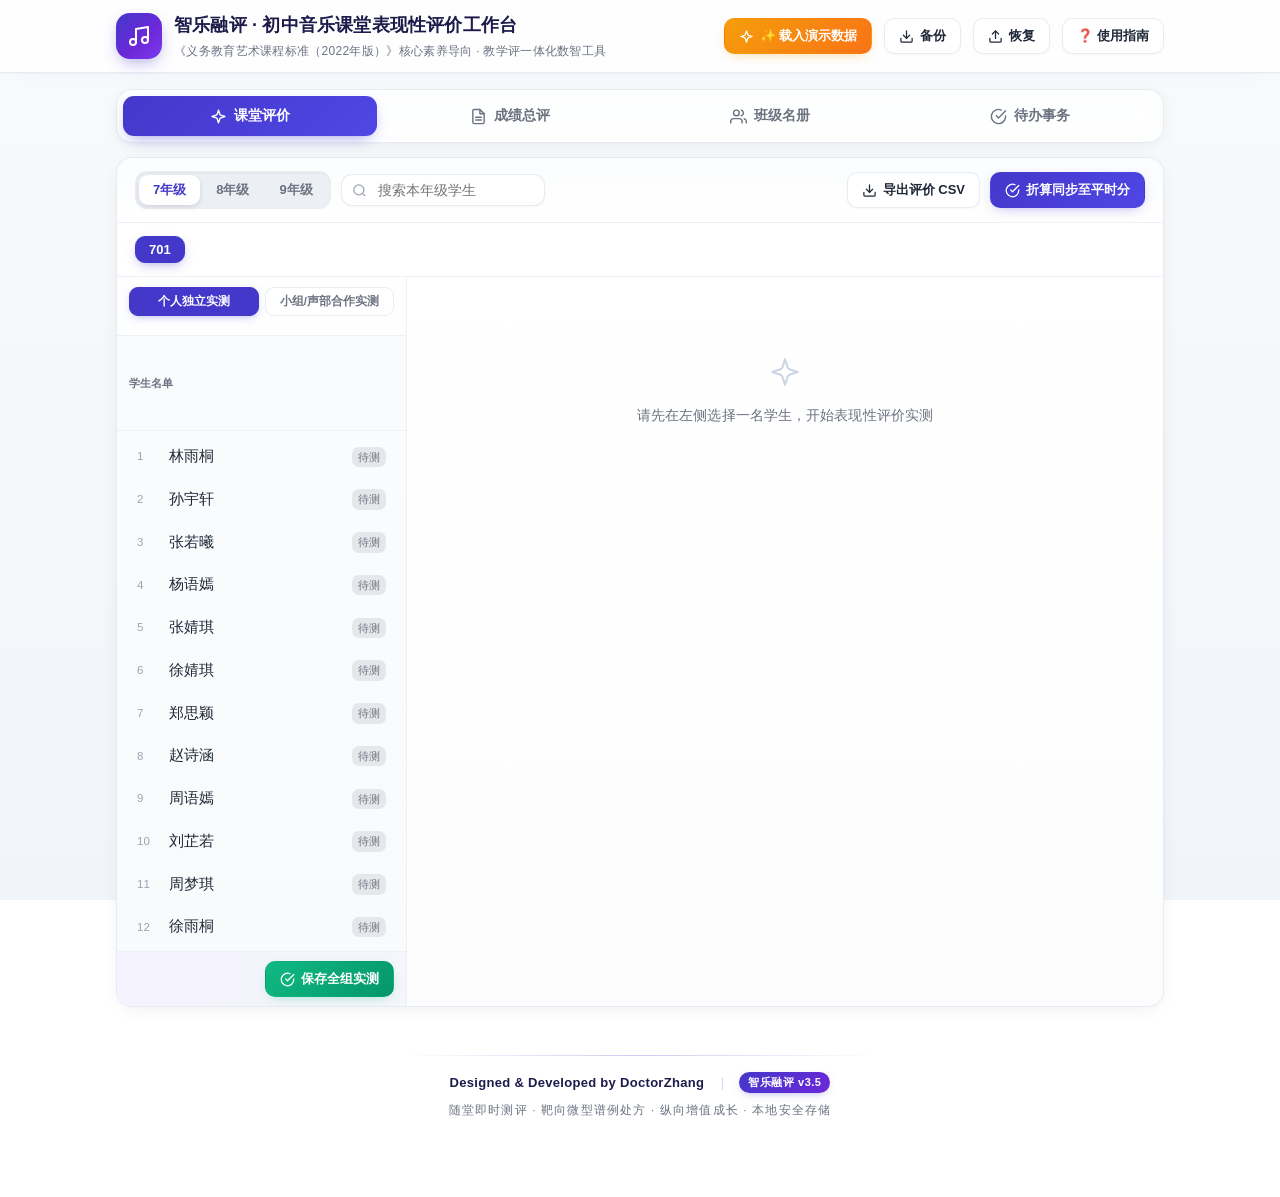
<file: edu-tools/zhile-assessment-workbench/index.html>
<!DOCTYPE html>
<html lang="zh-CN" data-page-node-id="fUfv8AWPl6A7dRZNLx9jkf">
<head data-page-node-id="I9gMjmg33gcEt52w4yQVSK">
<meta charset="UTF-8" data-page-node-id="lcpM3Lbnb16r2uqhTY1L1s">
<meta name="viewport" content="width=device-width, initial-scale=1, viewport-fit=cover" data-page-node-id="kEqDTIUacWe0XTXSmYuKEa">
<title>智乐融评 · 初中音乐课堂表现性评价工作台</title>
<meta name="description" content="《义务教育艺术课程标准（2022年版）》核心素养导向 · 教学评一体化数智工具" data-page-node-id="Wpf586m4nlaNd6SD7dASIn">
<!-- 本工作台通过 WorkBuddy 资料库能力（library skill）部署 -->
<style>
:root{
  /* —— 色彩与设计系统：沉稳艺术高级的群青紫 —— */
  --bg:#f4f5f7; --card:#ffffff; --line:#e5e7eb; --line2:#eef0f3;
  --text:#1f2937; --muted:#6b7280; --faint:#9ca3af;
  --brand:#4338ca; --brand-d:#3730a3; --brand-l:#f5f3ff;
  --brand-ink:#1e1b4b;                 /* 品牌字色（深墨蓝） */
  --red:#ef4444; --red-l:#fee2e2; --orange:#f59e0b; --orange-l:#fef3c7;
  --blue:#3b82f6; --blue-l:#dbeafe; --purple:#8b5cf6; --purple-l:#ede9fe;
  --green:#10b981; --green-l:#d1fae5; --slate:#64748b; --slate-l:#e2e8f0;
  /* —— 质感体系：16px 大圆角 + 细柔边线 + 多层漫反射阴影 —— */
  --radius:16px;
  --radius-s:12px;
  --hairline:rgba(226,232,240,.8);
  --shadow:0 4px 20px -2px rgba(15,23,42,.05),0 2px 6px -1px rgba(15,23,42,.02);
  --shadow-hover:0 14px 34px -10px rgba(15,23,42,.12),0 4px 12px -4px rgba(67,56,202,.06);
  --shadow-lg:0 24px 60px -18px rgba(15,23,42,.22),0 10px 24px -10px rgba(15,23,42,.10);
  --glow:0 0 0 3px rgba(67,56,202,.10),0 6px 18px -6px rgba(67,56,202,.35);
}
*{box-sizing:border-box;margin:0;padding:0}
html{-webkit-text-size-adjust:100%}
body{
  font-family:-apple-system,BlinkMacSystemFont,"Segoe UI",Roboto,"PingFang SC","Microsoft YaHei",sans-serif;
  background:linear-gradient(180deg,#f8fafc 0%,#f1f5f9 100%) fixed;
  color:var(--text);line-height:1.5;font-size:15px;
  padding-bottom:calc(70px + env(safe-area-inset-bottom));
  -webkit-font-smoothing:antialiased;
}
::selection{background:rgba(67,56,202,.16);color:var(--brand-ink)}

.wrap{max-width:1080px;margin:0 auto;padding:0 16px}

header{position:sticky;top:0;z-index:50;background:rgba(255,255,255,.72);backdrop-filter:blur(12px) saturate(1.4);-webkit-backdrop-filter:blur(12px) saturate(1.4);border-bottom:1px solid var(--hairline);box-shadow:0 1px 0 rgba(15,23,42,.02),0 8px 30px -18px rgba(67,56,202,.08)}
.head{display:flex;align-items:center;gap:12px;padding:12px 16px;max-width:1080px;margin:0 auto}
.logo{width:44px;height:44px;border-radius:14px;background:linear-gradient(135deg,var(--brand) 0%,#6d28d9 60%,#7c3aed 100%);display:flex;align-items:center;justify-content:center;color:#fff;flex:none;box-shadow:0 6px 16px -4px rgba(67,56,202,.45)}
.logo svg{width:24px;height:24px}
.head h1{font-size:17px;font-weight:800;letter-spacing:.3px;color:var(--brand-ink)}
.head .sub{font-size:12px;color:var(--muted);margin-top:3px;letter-spacing:.2px}
.head .spacer{flex:1}
.btn{display:inline-flex;align-items:center;gap:6px;border:1px solid var(--hairline);background:var(--card);color:var(--text);
  padding:7px 13px;border-radius:11px;font-size:13px;font-weight:600;cursor:pointer;transition:all .18s ease;white-space:nowrap;font-family:inherit;box-shadow:0 1px 2px rgba(15,23,42,.03)}
.btn:hover{border-color:#c7ccf5;background:#fafbff;color:var(--brand-d);box-shadow:var(--shadow-hover);transform:translateY(-1px)}
.btn:active{transform:translateY(0);box-shadow:var(--shadow)}
.btn svg{width:15px;height:15px}
.btn.ghost{background:transparent;border:none;color:var(--muted);padding:7px 6px}
.mini-op{font-size:12px;padding:4px 9px;border:1px solid var(--hairline);border-radius:8px;background:#fff;color:var(--brand);font-weight:600}
.mini-op.del{color:var(--red)}
.mini-op:hover{background:#f5f5ff;border-color:#c7ccf5}
.btn.primary{background:linear-gradient(135deg,var(--brand),#4f46e5);border-color:transparent;color:#fff;box-shadow:0 4px 14px -6px rgba(67,56,202,.5)}
.btn.primary:hover{background:linear-gradient(135deg,var(--brand-d),#4338ca);border-color:transparent;color:#fff}
.btn.success{background:linear-gradient(135deg,#10b981,#059669);border-color:transparent;color:#fff;box-shadow:0 4px 14px -6px rgba(16,185,129,.45)}
.btn.success:hover{background:linear-gradient(135deg,#059669,#047857);border-color:transparent;color:#fff}
.btn.danger{color:var(--red);border-color:var(--red-l);background:var(--red-l)}
.btn.danger:hover{background:#fecaca;border-color:#fca5a5}
/* —— 金色演示按钮：公开/自用版开箱即可一键注入演示档案 —— */
.btn.gold{background:linear-gradient(135deg,#f59e0b,#f97316);border-color:transparent;color:#fff;box-shadow:0 4px 14px -6px rgba(245,158,11,.55)}
.btn.gold:hover{background:linear-gradient(135deg,#d97706,#ea580c);border-color:transparent;color:#fff}
/* —— 使用指南弹窗（宽模态） —— */
.modal.wide{max-width:780px;max-height:88vh;overflow-y:auto}
.guide{font-size:13.5px;line-height:1.8}
.guide h4{font-size:14.5px;color:var(--brand-d);margin:16px 0 6px;display:flex;align-items:center;gap:7px;border-left:3px solid var(--brand);padding-left:9px}
.guide h4:first-child{margin-top:0}
.guide p{font-size:13px;color:var(--muted);margin:3px 0 6px}
.guide ul{margin:3px 0 6px 20px;color:var(--muted)}
.guide li{margin:3px 0}
.guide .pill{display:inline-block;font-size:11.5px;font-weight:700;padding:1px 8px;border-radius:8px;background:var(--brand-l);color:var(--brand-d);margin:1px 3px 1px 0;white-space:nowrap}
.guide .pill.gr{background:var(--green-l);color:#047857}
.guide .flow{display:inline-flex;align-items:center;gap:4px;background:#f5f3ff;border:1px solid #e0e7ff;padding:4px 10px;border-radius:10px;font-weight:700;color:#4338ca;font-size:12px;margin:2px 0}
.modal .g-actions{display:flex;justify-content:flex-end;margin-top:16px}
.guide .rx{margin:8px 0;padding:8px 11px;background:#f8fafc;border:1px dashed #cbd5e1;border-radius:10px;font-size:12px;color:var(--text)}
/* —— 成绩总评·等第分布彩色比例条 —— */
.grade-ratio-wrap{padding:6px 18px 12px;border-bottom:1px solid var(--line2);background:linear-gradient(180deg,#fff,#fcfcfd)}
.grade-ratio{height:8px;border-radius:8px;overflow:hidden;display:flex;background:#eef0f4;box-shadow:inset 0 1px 2px rgba(15,23,42,.06)}
.grade-ratio .seg-a,.grade-ratio .seg-b,.grade-ratio .seg-c{height:100%;transition:width .5s ease}
.grade-ratio .seg-a{background:linear-gradient(90deg,#34d399,#10b981)}
.grade-ratio .seg-b{background:linear-gradient(90deg,#60a5fa,#3b82f6)}
.grade-ratio .seg-c{background:linear-gradient(90deg,#f87171,#ef4444)}
.grade-ratio-legend{display:flex;flex-wrap:wrap;gap:6px 16px;margin-top:6px;font-size:12px;color:var(--muted)}
.grade-ratio-legend .lg-a b{color:#059669}.grade-ratio-legend .lg-b b{color:#2563eb}.grade-ratio-legend .lg-c b{color:#dc2626}
/* —— 课题/曲目 · 教材曲目库浮窗 —— */
.topic-input-wrap{display:flex;align-items:center;gap:8px;flex:1;min-width:220px}
.topic-input-wrap input{flex:1;min-width:0}
.lib-toggle{flex:none;display:inline-flex;align-items:center;gap:5px;border:1px solid rgba(124,58,237,.35);background:linear-gradient(135deg,#faf5ff,#f5f3ff);color:#7c3aed;padding:7px 12px;border-radius:11px;font-size:12.5px;font-weight:700;cursor:pointer;font-family:inherit;transition:all .16s ease;box-shadow:0 1px 2px rgba(124,58,237,.08)}
.lib-toggle:hover{background:linear-gradient(135deg,#f3e8ff,#ede9fe);border-color:#7c3aed;box-shadow:0 4px 12px -4px rgba(124,58,237,.35)}
.lib-mask{position:fixed;inset:0;background:rgba(23,30,54,.45);backdrop-filter:blur(3px);z-index:96;display:none;align-items:center;justify-content:center;padding:18px}
.lib-mask.show{display:flex}
.lib-pop{background:#fff;border-radius:18px;max-width:680px;width:100%;max-height:82vh;display:flex;flex-direction:column;box-shadow:var(--shadow-lg);overflow:hidden}
.lib-pop-head{display:flex;align-items:center;justify-content:space-between;gap:10px;padding:16px 18px 0}
.lib-pop-head h3{font-size:16px;display:flex;align-items:center;gap:8px;color:var(--brand-ink)}
.lib-pop-close{background:transparent;border:none;cursor:pointer;font-size:13px;color:var(--muted);font-weight:700;padding:6px 10px;border-radius:9px}
.lib-pop-close:hover{background:#f1f3f7;color:var(--text)}
.lib-tabs{display:flex;gap:6px;padding:12px 18px 4px;flex-wrap:nowrap;overflow-x:auto}
.lib-tab{border:1px solid var(--hairline);background:#fff;border-radius:9px;padding:5px 14px;font-size:12.5px;font-weight:700;color:var(--muted);cursor:pointer;font-family:inherit;transition:all .14s ease;flex:none}
.lib-tab:hover{border-color:var(--brand);color:var(--brand-d)}
.lib-tab.on{background:var(--brand);border-color:var(--brand);color:#fff;box-shadow:0 3px 10px -4px rgba(67,56,202,.5)}
.lib-body{flex:1;overflow-y:auto;padding:8px 18px 18px}
.lib-unit{margin:6px 0 12px}
.lib-unit-title{font-size:12.5px;font-weight:800;color:var(--brand-d);margin:0 0 7px;display:flex;align-items:center;gap:6px}
.lib-unit-title::before{content:"";width:3px;height:13px;border-radius:2px;background:var(--brand);flex:none}
.lib-chips{display:flex;flex-wrap:wrap;gap:7px}
.lib-chip{border:1px solid var(--hairline);background:#fff;border-radius:9px;padding:5px 12px;font-size:12.5px;font-weight:600;color:var(--text);cursor:pointer;font-family:inherit;transition:all .14s ease}
.lib-chip:hover{border-color:#c4b5fd;background:#faf5ff;color:#6d28d9;transform:translateY(-1px)}
.lib-foot{padding:8px 18px 14px;font-size:11px;color:var(--faint);border-top:1px solid var(--line2);line-height:1.6}

nav.tabs{display:flex;gap:6px;margin-top:16px;background:rgba(255,255,255,.85);border:1px solid var(--hairline);border-radius:16px;padding:6px;box-shadow:var(--shadow);backdrop-filter:blur(8px)}
.tab{flex:1;display:flex;align-items:center;justify-content:center;gap:7px;padding:11px;border-radius:11px;font-size:14px;font-weight:600;
  color:var(--muted);cursor:pointer;border:none;background:transparent;transition:all .18s ease;font-family:inherit}
.tab svg{width:17px;height:17px}
.tab.on{background:linear-gradient(135deg,var(--brand),#4f46e5);color:#fff;box-shadow:0 6px 16px -6px rgba(67,56,202,.55)}
.tab:not(.on):hover{background:#f5f5ff;color:var(--brand-d)}

section.module{display:none;margin-top:14px}
section.module.on{display:block}

.card{background:var(--card);border:1px solid var(--hairline);border-radius:var(--radius);box-shadow:var(--shadow);overflow:hidden}
.card-pad{padding:16px 18px}
.toolbar{display:flex;flex-wrap:wrap;align-items:center;gap:10px;padding:13px 18px;border-bottom:1px solid var(--line2);background:linear-gradient(180deg,rgba(248,250,252,.6),rgba(255,255,255,0))}
.toolbar .spacer{flex:1}
.seg{display:inline-flex;background:#eef0f5;border-radius:12px;padding:3px;gap:2px;border:1px solid transparent}
.seg button{border:none;background:transparent;padding:6px 14px;border-radius:9px;font-size:13px;font-weight:600;color:var(--muted);cursor:pointer;font-family:inherit;transition:all .15s ease}
.seg button:hover{color:var(--brand-d)}
.seg button.on{background:#fff;color:var(--brand);box-shadow:0 2px 6px -2px rgba(15,23,42,.12);font-weight:700}
select,input[type=text],input[type=date],input[type=number],textarea{
  font-family:inherit;font-size:14px;color:var(--text);border:1px solid var(--hairline);border-radius:11px;padding:8px 11px;background:#fff;outline:none;transition:border-color .15s,box-shadow .15s}
select:focus,input:focus,textarea:focus{border-color:var(--brand);box-shadow:var(--glow)}
.search{display:flex;align-items:center;gap:7px;background:#fff;border:1px solid var(--hairline);border-radius:11px;padding:0 10px;box-shadow:0 1px 2px rgba(15,23,42,.03)}
.search svg{width:15px;height:15px;color:var(--faint);flex:none}
.search input{border:none;box-shadow:none;background:transparent;padding:7px 4px;width:160px}
.search input:focus{border:none;box-shadow:none}

.cls-grid{display:flex;flex-wrap:wrap;gap:7px;padding:13px 18px;border-bottom:1px solid var(--line2)}
.cls-chip{border:1px solid var(--hairline);background:#fff;border-radius:10px;padding:5px 13px;font-size:13px;font-weight:600;color:var(--muted);cursor:pointer;transition:all .14s ease;font-family:inherit;box-shadow:0 1px 2px rgba(15,23,42,.02)}
.cls-chip:hover{border-color:var(--brand);color:var(--brand-d);transform:translateY(-1px)}
.cls-chip.on{background:var(--brand);border-color:var(--brand);color:#fff;box-shadow:0 4px 12px -4px rgba(67,56,202,.5)}

.stats{display:grid;grid-template-columns:repeat(auto-fit,minmax(120px,1fr));gap:10px;padding:13px 18px;border-bottom:1px solid var(--line2)}
.stat{background:linear-gradient(180deg,#fff,#fafbfc);border:1px solid var(--hairline);border-radius:13px;padding:10px 13px;box-shadow:0 1px 2px rgba(15,23,42,.02)}
.stat .v{font-size:19px;font-weight:800;letter-spacing:-.3px}
.stat .k{font-size:12px;color:var(--muted);margin-top:2px}
.stat .v.g-a{color:var(--green)}.stat .v.g-b{color:var(--blue)}.stat .v.g-c{color:var(--red)}

.tbl-wrap{overflow-x:auto}
table{width:100%;border-collapse:collapse;font-size:14px}
thead th{position:sticky;top:0;background:#fafbfc;text-align:left;font-weight:700;color:var(--muted);font-size:12px;
  padding:10px 14px;border-bottom:1px solid var(--hairline);white-space:nowrap}
tbody td{padding:9px 14px;border-bottom:1px solid var(--line2);white-space:nowrap}
tbody tr{transition:background .12s}
tbody tr:hover{background:#f8fafc}
td .name{font-weight:600}
.gender{font-size:12px;color:var(--muted)}
.gender.f{color:#ec4899}.gender.m{color:#3b82f6}
.score-in{width:62px;padding:6px 8px;font-size:14px;text-align:center;border-radius:9px}
.score-total{font-weight:800;font-size:15px}
.grade-badge{display:inline-flex;align-items:center;justify-content:center;width:28px;height:28px;border-radius:8px;font-weight:800;font-size:13px;cursor:pointer;border:1px dashed var(--hairline);color:var(--faint);background:#fafbfc}
.grade-badge.ga{background:var(--green-l);color:#047857;border-color:transparent}
.grade-badge.gb{background:var(--blue-l);color:#1d4ed8;border-color:transparent}
.grade-badge.gc{background:var(--red-l);color:#b91c1c;border-color:transparent}
.grade-badge.manual{box-shadow:0 0 0 2px var(--brand)}
.empty{padding:30px 16px;text-align:center;color:var(--faint);font-size:13px}

.eval-layout{display:grid;grid-template-columns:290px 1fr;min-height:560px}
.eval-sidebar{border-right:1px solid var(--line2);background:linear-gradient(180deg,#fbfcfe,#f8fafc);display:flex;flex-direction:column}
.eval-student-list{overflow-y:auto;max-height:520px;padding:6px 8px}
.eval-st-item{display:flex;align-items:center;gap:10px;padding:9px 12px;border-radius:10px;cursor:pointer;margin-bottom:3px;transition:all .14s ease}
.eval-st-item:hover{background:#f1f3f7}
.eval-st-item.active{background:var(--brand-l);color:var(--brand-d);font-weight:700;box-shadow:inset 3px 0 0 var(--brand)}
.eval-st-item .st-no{font-size:12px;color:var(--faint);width:22px;flex:none}
.eval-st-item .st-name{flex:1;font-size:14px}
.eval-st-item .st-cls{font-size:11px;color:var(--faint);flex:none}
.eval-st-item .st-badge{font-size:11px;padding:2px 6px;border-radius:7px;background:#e5e7eb;color:var(--muted);flex:none}
.eval-st-item.active .st-badge{background:var(--brand);color:#fff}
/* —— 测评模式切换 & 分组面板 —— */
.eval-sb-head{padding:10px 12px;border-bottom:1px solid var(--line2);background:rgba(255,255,255,.7);backdrop-filter:blur(6px)}
.ev-mode{display:flex;gap:6px;margin-bottom:9px}
.evm{flex:1;border:1px solid var(--hairline);background:#fff;border-radius:9px;padding:6px 4px;font-size:11.5px;font-weight:700;color:var(--muted);cursor:pointer;font-family:inherit;transition:.15s}
.evm:hover{border-color:var(--brand);color:var(--brand-d);background:#f5f5ff}
.evm.on{background:var(--brand);border-color:var(--brand);color:#fff;box-shadow:0 3px 10px -4px rgba(67,56,202,.5)}
.grp-panel{border-top:1px dashed var(--line2);padding-top:9px}
.grp-panel .grp-kind{display:flex;gap:6px;margin-bottom:8px}
.grp-kind .gk{flex:1;border:1px solid var(--hairline);background:#f5f5ff;border-radius:8px;padding:5px;font-size:11px;font-weight:700;color:var(--muted);cursor:pointer;font-family:inherit;transition:.14s}
.grp-kind .gk:hover{color:#6d28d9}
.grp-kind .gk.on{background:linear-gradient(135deg,var(--purple),#7c3aed);border-color:transparent;color:#fff;box-shadow:0 3px 10px -4px rgba(124,58,237,.45)}
.grp-panel .grp-hint{font-size:10.5px;color:var(--faint);line-height:1.5;margin-bottom:6px}
.grp-chips{display:flex;flex-wrap:wrap;gap:6px}
.grp-chip{border:1px solid var(--hairline);background:#fff;border-radius:8px;padding:4px 8px;font-size:11px;font-weight:600;color:var(--muted);cursor:pointer;font-family:inherit;transition:.14s}
.grp-chip:hover{border-color:var(--brand);color:var(--brand-d);transform:translateY(-1px)}
.grp-chip.on{background:linear-gradient(135deg,var(--purple),#7c3aed);border-color:transparent;color:#fff;box-shadow:0 3px 10px -4px rgba(124,58,237,.4)}
.grp-chip .cnt{font-weight:400;color:var(--faint);margin-left:3px}
.grp-chip.on .cnt{color:#fff;opacity:.85}
.grp-btn{width:100%;margin-top:7px}
.eval-list-head{display:flex;align-items:center;justify-content:space-between;padding:7px 12px;border-bottom:1px solid var(--line2);font-size:11px;color:var(--muted);font-weight:700;background:#fafbfc}
.eval-list-head .sel-info{font-size:10.5px;color:var(--purple);font-weight:700}
.eval-list-head .sel-info.empty{color:var(--faint)}
.eval-list-head .toggle-all{cursor:pointer;color:var(--brand);font-weight:700}
.grp-bar{display:flex;align-items:center;gap:8px;padding:9px 12px;border-top:1px solid var(--line2);background:linear-gradient(90deg,#f5f3ff,#f4f6fb)}
.grp-bar>span{font-size:12px;font-weight:700;color:var(--brand)}
/* 小组勾选：行内含复选框 */
.eval-st-item.checked{background:#f0fdf4;outline:1px solid #bbf7d0}
.eval-st-item.checked .st-name{color:#15803d}
.eval-st-item .st-chk{width:16px;height:16px;border-radius:5px;border:2px solid var(--hairline);flex:none;display:flex;align-items:center;justify-content:center;color:#fff;font-size:11px;background:#fff;transition:.12s}
.eval-st-item.checked .st-chk{background:var(--green);border-color:var(--green)}
.eval-st-item.in-grp{outline:1px dashed #c7ccf5}

.eval-main{padding:18px;display:flex;flex-direction:column;gap:16px;background:linear-gradient(180deg,#fff,rgba(249,250,252,.5))}
.eval-main .placeholder{padding:60px 20px;text-align:center;color:var(--faint);font-size:14px}

/* 课题/曲目 + 课型 */
.topic-row{display:flex;flex-wrap:wrap;gap:10px;align-items:center;background:linear-gradient(135deg,var(--brand-l),#eef2ff);border:1px solid rgba(199,204,245,.6);border-radius:13px;padding:11px 14px;margin-bottom:12px}
.topic-row label{font-size:12px;font-weight:700;color:var(--brand-d);flex:none}
.topic-row input{flex:1;min-width:170px;border-color:#c7ccf5;background:#fff}
/* 新课标核心学习内容三大项目 · 大卡片 Tab */
.proj-tabs-wrap{flex-direction:column;align-items:stretch}
.proj-tabs-wrap label{flex:none;align-self:flex-start}
.proj-tabs{display:grid;grid-template-columns:repeat(3,1fr);gap:10px;width:100%}
.proj-tab{display:flex;align-items:center;justify-content:center;gap:9px;border:1px solid rgba(199,204,245,.6);background:linear-gradient(180deg,#fff,#f5f5ff);border-radius:14px;padding:12px 8px;font-size:13px;font-weight:700;color:var(--brand-ink);cursor:pointer;font-family:inherit;transition:all .18s ease;line-height:1.2;box-shadow:0 1px 3px rgba(67,56,202,.04)}
.proj-tab .pi{font-size:22px;line-height:1;filter:drop-shadow(0 2px 4px rgba(67,56,202,.18))}
.proj-tab .pl{font-weight:800;letter-spacing:.3px}
.proj-tab:hover{border-color:var(--brand);color:var(--brand-d);transform:translateY(-2px);box-shadow:var(--shadow-hover)}
.proj-tab.on{background:linear-gradient(135deg,var(--brand) 0%,#4f46e5 55%,#6d28d9 100%);border-color:transparent;color:#fff;box-shadow:0 12px 26px -10px rgba(67,56,202,.6);transform:translateY(-2px)}
.proj-tab.on .pi{filter:drop-shadow(0 2px 5px rgba(255,255,255,.35))}
@media(max-width:560px){.proj-tabs{grid-template-columns:1fr}}

.rubric-group{background:linear-gradient(180deg,#fff,#fafbfc);border:1px solid var(--hairline);border-radius:14px;padding:13px 14px;margin-bottom:12px}
.rubric-title{font-size:13px;font-weight:700;margin-bottom:9px;display:flex;align-items:center;gap:8px;flex-wrap:wrap}
.rubric-title .dim-no{display:inline-flex;align-items:center;justify-content:center;width:19px;height:19px;border-radius:6px;background:var(--brand);color:#fff;font-size:11px;font-weight:800;flex:none}
.rubric-title .dim-desc{font-weight:500;color:var(--muted);font-size:12px}
.rubric-title .spacer{flex:1}
.rubric-title .score-tag{font-size:11px;font-weight:800;color:var(--brand);background:var(--brand-l);padding:2px 7px;border-radius:6px;flex:none}

/* A/B/C 档位 + 常驻档位标准描述（点哪档哪档高亮） */
.std-grid{display:grid;grid-template-columns:repeat(3,1fr);gap:9px;margin-bottom:9px}
.std-col{border:1px solid var(--hairline);background:linear-gradient(180deg,#fff,#fcfcfd);border-radius:13px;padding:8px 10px 10px;display:flex;flex-direction:column;gap:6px;transition:all .16s ease;box-shadow:0 1px 2px rgba(15,23,42,.02)}
.std-col .lv-btn{width:100%;text-align:center}
.std-col .std-txt{font-size:11.5px;color:var(--muted);line-height:1.55;min-height:2.6em}
.std-col:hover{border-color:#c7ccf5;box-shadow:var(--shadow-hover)}
.std-col.on{border-color:var(--brand);box-shadow:0 0 0 2px rgba(67,56,202,.28),0 8px 22px -10px rgba(67,56,202,.5);background:linear-gradient(180deg,#fff,#f5f3ff)}
.std-col.on .std-txt{color:var(--text)}
@media(max-width:560px){.std-grid{grid-template-columns:1fr;gap:7px}}

.lv-btn{border:1px solid var(--hairline);background:#fff;border-radius:9px;padding:5px 13px;font-size:12px;font-weight:600;color:var(--muted);cursor:pointer;font-family:inherit;transition:.15s}
.lv-btn:hover{border-color:var(--brand);color:var(--brand-d)}
.lv-btn.on{color:#fff;font-weight:700;border-color:transparent;box-shadow:0 3px 10px -4px rgba(15,23,42,.25)}
.lv-btn.on[data-lv="A"]{background:var(--green)}
.lv-btn.on[data-lv="B"]{background:var(--blue)}
.lv-btn.on[data-lv="C"]{background:var(--red)}

.tag-wrap{display:flex;flex-wrap:wrap;gap:6px}
.eval-tag{border:1px solid var(--hairline);background:#fff;border-radius:8px;padding:5px 10px;font-size:12px;cursor:pointer;user-select:none;transition:.14s;color:var(--text)}
.eval-tag:hover{border-color:var(--brand);color:var(--brand-d);transform:translateY(-1px)}
.eval-tag.on{background:var(--brand);border-color:var(--brand);color:#fff;font-weight:600;box-shadow:0 3px 10px -4px rgba(67,56,202,.4)}
.eval-tag.group{border-style:dashed;color:var(--purple);border-color:#ddd0fb}
.eval-tag.group.on{background:linear-gradient(135deg,var(--purple),#7c3aed);border-color:transparent;color:#fff}

/* 观察手记 */
.note-area{background:linear-gradient(180deg,#fff,#fafbfc);border:1px solid var(--hairline);border-radius:14px;padding:12px 14px}
.note-area .nt{font-size:13px;font-weight:700;margin-bottom:8px;display:flex;align-items:center;gap:8px;flex-wrap:wrap}
.note-area textarea{width:100%;min-height:70px;font-size:13px;line-height:1.6;resize:vertical}
.note-area .ct-row{display:flex;gap:8px;margin-top:9px;flex-wrap:wrap}
.note-area .ct-row input{flex:1;min-width:150px}
.custom-tags{display:flex;flex-wrap:wrap;gap:6px;margin-top:9px}
.ct-chip{display:inline-flex;align-items:center;gap:6px;background:var(--purple-l);color:#6d28d9;border-radius:8px;padding:4px 9px;font-size:12px;font-weight:600}
.ct-chip b{cursor:pointer;font-weight:800;opacity:.6}
.ct-chip b:hover{opacity:1}

/* 微型简谱练习卡 */
.ex-card{background:linear-gradient(180deg,#fffdf5,#fff9ec);border:1px solid #fde68a;border-radius:13px;padding:10px 12px;margin-top:8px;box-shadow:0 1px 2px rgba(180,83,9,.05)}
.ex-card .ex-t{font-size:12px;font-weight:800;color:#b45309;margin-bottom:6px;display:flex;align-items:center;gap:6px}
.ex-card .ex-item{margin-bottom:7px}
.ex-card .ex-item:last-child{margin-bottom:0}
.ex-card .ex-f{font-size:12px;color:var(--muted);margin-bottom:2px}
.ex-card .ex-n{font-family:"Courier New",Consolas,monospace;font-size:15px;font-weight:700;letter-spacing:1px;color:#1f2937;background:#fff;border:1px solid #fde68a;border-radius:7px;padding:5px 9px;display:inline-block;white-space:pre;overflow-x:auto;max-width:100%}
.ex-card .ex-h{font-size:12px;color:#92400e;margin-top:3px}

.result-box{background:linear-gradient(180deg,#fafbfc,#f6f8fb);border:1px solid var(--hairline);border-radius:14px;padding:16px;box-shadow:inset 0 1px 0 rgba(255,255,255,.6)}
.result-header{display:flex;align-items:center;gap:10px;margin-bottom:10px;flex-wrap:wrap}
.result-header h3{font-size:15px;font-weight:700}
.result-header .spacer{flex:1}
.radar-bars{display:grid;grid-template-columns:repeat(4,1fr);gap:8px;margin-bottom:14px}
.radar-item{background:#fff;border:1px solid var(--hairline);border-radius:11px;padding:8px;text-align:center;box-shadow:0 1px 2px rgba(15,23,42,.02)}
.radar-item .dim-name{font-size:11px;color:var(--muted);margin-bottom:4px;line-height:1.4}
.radar-item .dim-val{font-size:16px;font-weight:800;color:var(--brand)}
.radar-item .dim-core{font-size:10px;color:var(--purple);margin-top:3px;line-height:1.3}
.rx-text{font-size:13px;line-height:1.7;color:#374151;background:#fff;border:1px solid var(--hairline);border-radius:10px;padding:10px 12px;margin-top:8px;white-space:normal;box-shadow:0 1px 2px rgba(15,23,42,.02)}
.rx-text .sec{color:var(--brand);font-weight:700}

.todo-form{display:flex;flex-wrap:wrap;gap:8px;padding:14px 18px;border-bottom:1px solid var(--line2);align-items:center}
.todo-list{padding:6px 10px}
.todo-item{display:flex;align-items:center;gap:11px;padding:10px 8px;border-radius:10px}
.todo-item:hover{background:#fafbfc}
.todo-item .chk{width:22px;height:22px;border-radius:7px;border:2px solid var(--line);flex:none;cursor:pointer;display:flex;align-items:center;justify-content:center;color:#fff}
.todo-item .chk svg{width:14px;height:14px}
.todo-item.done .chk{background:var(--green);border-color:var(--green)}
.todo-item .body{flex:1;min-width:0}
.todo-item .body .t{font-size:14px;word-break:break-word}
.todo-item.done .body .t{color:var(--faint);text-decoration:line-through}
.todo-item .body .m{display:flex;align-items:center;gap:6px;margin-top:3px;flex-wrap:wrap}
.tag{display:inline-flex;align-items:center;font-size:11px;font-weight:700;padding:2px 8px;border-radius:6px}

#toast{position:fixed;left:50%;bottom:90px;transform:translateX(-50%) translateY(20px);background:rgba(17,24,39,.92);color:#fff;
  padding:10px 18px;border-radius:14px;font-size:13px;font-weight:600;opacity:0;pointer-events:none;transition:.25s;z-index:100;box-shadow:var(--shadow-lg);max-width:80vw;text-align:center;backdrop-filter:blur(6px)}
#toast.show{opacity:1;transform:translateX(-50%) translateY(0)}

.modal-mask{position:fixed;inset:0;background:rgba(23,30,54,.46);backdrop-filter:blur(3px);z-index:90;display:none;align-items:center;justify-content:center;padding:20px}
.modal-mask.show{display:flex}
.modal{background:#fff;border-radius:18px;max-width:540px;width:100%;padding:24px;box-shadow:var(--shadow-lg)}
.modal h3{font-size:16px;margin-bottom:8px}
.modal p{font-size:13px;color:var(--muted);margin-bottom:12px}
.modal textarea{width:100%;height:150px;font-size:12px;padding:10px;resize:vertical}
.modal .actions{display:flex;gap:8px;justify-content:flex-end;margin-top:14px}
/* 名册管理表单弹窗 */
.roster-form{display:grid;grid-template-columns:1fr 1fr;gap:10px;margin-top:4px}
.roster-form .full{grid-column:1/-1}
.roster-form label{font-size:12px;font-weight:700;color:var(--muted);display:block;margin-bottom:4px}
.roster-form input,.roster-form select{width:100%;font-size:16px}
.roster-form textarea{width:100%;min-height:150px;font-size:13px;line-height:1.6;resize:vertical;font-family:"Courier New",Consolas,monospace}
.hint{font-size:11px;color:var(--faint);line-height:1.5;margin-top:4px;white-space:pre-wrap}
.stat-note{font-size:12px;color:var(--brand);font-weight:700}
/* 备份/恢复：文件导入导出操作条 */
.backup-fileops{display:flex;flex-wrap:wrap;gap:8px;margin-bottom:10px}
.backup-fileops .btn{font-size:12px}

/* —— 功能3：纵向成长增值（看板徽章 / 趋势色）—— */
.growth-up{color:#15803d;font-weight:700;background:#ecfdf5;border:1px solid #bbf7d0;border-radius:7px;padding:1px 7px;margin:0 3px 3px 0;display:inline-block}
.growth-down{color:#b91c1c;font-weight:700;background:#fef2f2;border:1px solid #fecaca;border-radius:7px;padding:1px 7px;margin:0 3px 3px 0;display:inline-block}
.growth-flat{color:var(--muted);font-weight:700;background:#f3f4f6;border:1px solid #e5e7eb;border-radius:7px;padding:1px 7px;margin:0 3px 3px 0;display:inline-block}
.growth-badge{color:#7c3aed;font-weight:700;background:#f5f3ff;border:1px solid #ddd6fe;border-radius:7px;padding:1px 7px;margin:0 3px 3px 0;display:inline-block}
/* 学情档案·纵向进阶看板 */
.growth-board{border:1px solid #ddd6fe;background:linear-gradient(180deg,#faf9ff,#f6f4ff);border-radius:14px;padding:12px 14px;margin-bottom:10px;box-shadow:0 1px 2px rgba(124,58,237,.04)}
.growth-board .gb-title{font-size:13px;font-weight:800;color:#5b21b6;display:flex;align-items:center;gap:6px;margin-bottom:8px}
.growth-board .gb-timeline{display:flex;flex-wrap:wrap;gap:8px}
.growth-board .gb-node{flex:1 1 150px;background:#fff;border:1px solid var(--hairline);border-radius:11px;padding:8px 10px;box-shadow:0 1px 2px rgba(15,23,42,.02)}
.growth-board .gb-node .gb-who{font-size:11px;color:var(--muted);font-weight:700}
.growth-board .gb-node .gb-num{font-size:15px;font-weight:800;color:var(--brand);margin-top:2px}
.growth-board .gb-node .gb-time{font-size:10px;color:var(--faint)}
.growth-board .gb-mid{color:var(--brand);font-size:13px;font-weight:800;align-self:center}

/* —— 功能1：小组/声部合作实测 批量工作区 —— */
.grp-workspace .grp-ws-head{background:linear-gradient(135deg,#faf5ff,#fdf4ff);border:1px solid #e9d5ff;border-radius:14px;padding:12px 14px;margin-bottom:12px}
.grp-ws-head .gw-title{font-size:15px;font-weight:800;color:#6b21a8;display:flex;align-items:center;gap:8px}
.grp-ws-head .gw-title .gwb{background:linear-gradient(135deg,#7c3aed,#6d28d9);color:#fff;font-size:11px;border-radius:7px;padding:2px 8px;font-weight:700}
.grp-ws-head .gw-desc{font-size:12px;color:var(--muted);margin-top:6px;line-height:1.6}
.grp-ws-head .gw-members{display:flex;flex-wrap:wrap;gap:5px;margin-top:9px}
.grp-ws-head .gw-member{font-size:11px;background:#fff;border:1px solid var(--hairline);color:#6b21a8;border-radius:7px;padding:2px 7px;font-weight:600}
.grp-member-hint{padding:26px 16px;text-align:center;color:var(--faint);font-size:13px;background:#fafbfc;border:1px dashed var(--hairline);border-radius:14px}
.grp-member-hint b{color:var(--brand)}
.batch-members{border-top:1px solid var(--line2);margin-top:14px;padding-top:10px}

/* —— 功能2：素养诊断小票 / 课后跟练卡 —— */
.ticket-mask{align-items:flex-start;overflow-y:auto;padding:26px 16px}
.ticket-modal{max-width:820px;width:100%;padding:0;border-radius:18px;overflow:hidden}
.ticket-actions{display:flex;align-items:center;gap:10px;flex-wrap:wrap;padding:14px 18px;border-bottom:1px solid var(--hairline);background:rgba(255,255,255,.8);position:sticky;top:0;z-index:2;backdrop-filter:blur(6px)}
.ticket-actions h3{font-size:15px;margin:0;color:var(--brand)}
#ticketPaper{background:#f7f6f2;padding:18px}
.ticket-card{background:#fff;border:1px solid #e4e2da;border-radius:10px;box-shadow:0 1px 4px rgba(0,0,0,.04);overflow:hidden;page-break-inside:avoid}
.tc-head{background:linear-gradient(120deg,#312e81,#6d28d9);color:#fff;padding:14px 18px;display:flex;align-items:center;gap:12px}
.tc-head .logo{font-size:22px}
.tc-head .t1{font-size:15px;font-weight:800;letter-spacing:.5px}
.tc-head .t2{font-size:11px;opacity:.85;margin-top:2px}
.tc-head .t3{margin-left:auto;text-align:right;font-size:12px;line-height:1.7}
.tc-head .t3 b{display:block;font-size:15px}
.tc-body{padding:14px 18px;font-size:13px;color:#333;line-height:1.7}
.tc-sec{border:1px solid #eee;border-radius:8px;padding:10px 12px;margin-bottom:10px}
.tc-sec .lab{font-size:11px;font-weight:800;color:#6d28d9;letter-spacing:1px;margin-bottom:6px;display:flex;align-items:center;gap:5px}
.tc-grid-4{display:grid;grid-template-columns:repeat(4,1fr);gap:8px}
.tc-dim{background:#faf9ff;border:1px solid #ece9ff;border-radius:8px;padding:7px 8px;text-align:center}
.tc-dim .dn{font-size:11px;color:var(--muted)}
.tc-dim .dl{font-size:10px;color:#7c3aed;margin:1px 0}
.tc-dim .dv{font-size:18px;font-weight:800;color:var(--brand)}
.tc-dim .ds{font-size:9.5px;color:var(--faint);line-height:1.3;margin-top:2px}
.tc-pain{background:#fff7ed;border:1px solid #fed7aa;color:#9a3412}
.tc-rx-list{list-style:none;margin:0;padding:0}
.tc-rx-list li{border:1px dashed #e2e8f0;border-radius:6px;padding:5px 8px;margin-bottom:6px;background:#fff}
.tc-score-num{font-family:Georgia,serif;font-size:20px;font-weight:800;color:var(--brand)}
.tc-foot{background:#fafbfc;border-top:1px solid #eee;padding:9px 18px;font-size:11px;color:#999;display:flex;justify-content:space-between;gap:8px;flex-wrap:wrap}
.tc-prompt{background:#f0fdf4;border:1px solid #bbf7d0;border-radius:8px;padding:10px 12px}
.tc-prompt .lab{color:#15803d}
/* —— 页面 Footer：优雅淡雅、居中排版 —— */
.site-footer{margin-top:26px;padding:22px 16px 8px;text-align:center}
.site-footer .f-brand{font-size:13px;font-weight:700;color:var(--brand-ink);letter-spacing:.3px}
.site-footer .f-brand .f-dot{color:#c7ccf5;margin:0 8px;font-weight:400}
.site-footer .f-brand .f-ver{display:inline-flex;align-items:center;gap:5px;margin-left:2px;font-size:11px;font-weight:700;color:#fff;
  background:linear-gradient(135deg,var(--brand),#6d28d9);padding:2px 9px;border-radius:20px;letter-spacing:.5px;vertical-align:1px;
  box-shadow:0 3px 10px -4px rgba(67,56,202,.5)}
.site-footer .f-tag{font-size:11.5px;color:var(--muted);margin-top:9px;letter-spacing:1.2px}
.site-footer .f-hr{width:min(480px,80%);height:1px;margin:0 auto 16px;
  background:linear-gradient(90deg,transparent,rgba(67,56,202,.25),transparent);border:none}
/* —— 空班级占位（如 8 年级尚未导入）—— */
.empty-cls-hint{margin:0 18px;padding:26px 18px;text-align:center;color:var(--muted);font-size:13px;
  background:linear-gradient(135deg,#f5f3ff,#faf9ff);border:1px dashed rgba(124,58,237,.35);border-radius:14px}
.empty-cls-hint b{color:var(--brand)}
/* 打印：只输出小票纸张，隐藏其余 UI */
@media print{
  body *{visibility:hidden !important}
  #ticketPaper,#ticketPaper *{visibility:visible !important}
  #ticketPaper{position:absolute;left:0;top:0;width:100%;background:#fff;padding:0;margin:0}
  .no-print,.ticket-actions{display:none !important}
  .ticket-card{box-shadow:none;border:none;border-radius:0}
}
@media(max-width:768px){
  .tc-grid-4{grid-template-columns:repeat(2,1fr)}
  #ticketPaper{padding:10px}
  .ticket-actions h3{width:100%}
}

@media(max-width:768px){
  .wrap{padding:0 10px}
  .head h1{font-size:15px}
  .head .sub{display:none}
  .tab{font-size:12px;padding:9px 4px;gap:4px}
  .tab svg{width:15px;height:15px}
  .eval-layout{grid-template-columns:1fr}
  .eval-sidebar{max-height:220px}
  .eval-student-list{max-height:150px}
  .radar-bars{grid-template-columns:repeat(2,1fr)}
  .toolbar{gap:8px}
  .search input{width:120px}
  .cls-grid{padding:10px 12px}
  input,select{font-size:16px}
  .score-in{font-size:16px}
}

/* =====================================================================
   设计精修层（UI Refinement Overlay）v3.6
   —— 在既有设计系统之上做克制而一致的质感升级：更清晰的类型层级、
      一致的控件高度与焦点态、更从容的留白与更精致的交互反馈。
      仅追加覆盖，不改动既有规则，回滚安全。 —— */
:root{
  /* 类型层级微调：统计数值/标题可读性优先 */
  --fs-hero:21px; --fs-h:15.5px; --fs-sub:13px;
  --fs-cap:11.5px; --fs-mini:11px;
  --type-tight:-.02em;               /* 大数字收紧字距 */
}
/* 全局：更细的默认字距与更稳的行高 */
body{letter-spacing:.1px}
button{cursor:pointer}
/* 焦点可见性：键盘可达的高识别度 focus ring（无障碍 + 工程感） */
.btn:focus-visible,button:focus-visible,
.cls-chip:focus-visible,.tab:focus-visible,
.grp-chip:focus-visible,.proj-tab:focus-visible,
.std-col:focus-visible,.eval-st-item:focus-visible,
input:focus-visible,select:focus-visible,textarea:focus-visible{
  outline:none;box-shadow:0 0 0 2px #fff,0 0 0 4px rgba(79,70,229,.55)}
/* 卡片内上圆角去冗余：让内容区与工具条同源同底色更融合 */
.card{overflow:hidden}
.card>div:first-child{border-radius:0}
/* 顶部品牌区标题层级：副标题更安静、主标题更聚焦 */
.head h1{font-size:18px;letter-spacing:.2px}
.head .sub{font-size:12px;color:#6b7280;letter-spacing:.3px}
.logo{width:46px;height:46px}
/* 主导航：当前态更强投影、非选中态对比略降以突出当前模块 */
.tab{font-size:14px;font-weight:600}
.tab svg{width:17px;height:17px}
/* 分段控件：选中胶囊更"实" */
.seg{background:#eceff4;box-shadow:inset 0 1px 2px rgba(15,23,42,.05)}
.seg button.on{background:#fff;color:var(--brand);box-shadow:0 2px 6px -1px rgba(15,23,42,.16)}
/* 统一控件基础高度与圆角：输入框、按钮视觉等重 */
input[type=text],input[type=date],input[type=number],select,textarea{
  border-radius:10px;font-size:14px}
.btn{border-radius:10px;padding:8px 14px}
/* 统计卡：数值用更大更重的无衬线 + 收紧字距，标签更小更疏 */
.stat .v{font-size:20px;letter-spacing:var(--type-tight)}
.stat .k{font-size:11.5px;letter-spacing:.3px}
/* 表格：表头更小更明确、行距与分隔更精致、末行下边框收敛 */
thead th{font-size:11.5px;letter-spacing:.4px;padding:11px 14px;background:#f7f8fa}
tbody td{padding:10px 14px}
tbody tr:hover{background:#f4f6fb}
table{border-collapse:separate;border-spacing:0}
thead th:first-child{border-top-left-radius:10px}
thead th:last-child{border-top-right-radius:10px}
/* 学生名册与列表项：姓名层级提升，弱化编号视觉噪声 */
.eval-st-item .st-name{font-size:14.5px}
.eval-st-item .st-no{font-size:11.5px}
.eval-st-item .st-cls{font-size:11px}
/* 诊断区：区块标题统一更清晰 */
.result-header h3{font-size:16px;letter-spacing:.2px}
.rx-text{font-size:13.5px;line-height:1.75}
/* 类型小标签统一改为小号大写感：提升"标注/字段"的可扫性 */
.rubric-title .dim-desc,.lib-unit-title,.grp-panel .grp-hint{letter-spacing:.2px}
/* 品牌课型大卡片 hover 抬升更克制 */
.proj-tab:hover{box-shadow:0 12px 26px -12px rgba(67,56,202,.34)}
/* 空状态：图标 + 主文案 + 辅助说明，层次拉开 */
.placeholder{padding:70px 20px}
.placeholder>div:last-child{font-size:14px;color:var(--muted)}
.empty{padding:40px 16px;font-size:13.5px;color:var(--muted)}
/* 金/主/成/危 按钮：按压下沉 + 轻投影，反馈更"实" */
.btn.primary:active,.btn.success:active,.btn.gold:active,
.btn:active{transform:translateY(0) scale(.985)}
/* 模态与浮层：更柔和的遮罩与抬升 */
.modal,.lib-pop{border-radius:18px}
/* 顶栏吸顶层次：遮罩微增，正文浮起 */
header{background:rgba(255,255,255,.8);backdrop-filter:blur(14px) saturate(1.5)}
/* 成长看板：让"增值徽章/趋势"成为视觉主角的留白与字级 */
.growth-board .gb-title{font-size:13.5px}
.growth-board .gb-node .gb-num{font-size:16px}
/* 小组批量工作区标题略提升 */
.grp-ws-head .gw-title{font-size:16px}
/* 待办完成态：更柔和的淡出处理 */
.todo-item.done .body .t{color:#b6bcc7;text-decoration-color:#cbd0d8}
/* 统一细滚动条（桌面 Chromium），提升专业感 */
@media(pointer:fine){
  ::-webkit-scrollbar{width:9px;height:9px}
  ::-webkit-scrollbar-thumb{background:#cfd4dd;border-radius:8px;border:2px solid transparent;background-clip:content-box}
  ::-webkit-scrollbar-thumb:hover{background:#aab1be;border:2px solid transparent;background-clip:content-box}
  ::-webkit-scrollbar-track{background:transparent}
}
/* —— 个人发展曲线卡（与成长看板同源，档案风格） —— */
.growth-curve{background:linear-gradient(180deg,#fff,#fdfdff);border:1px solid #e4e2ff;border-radius:14px;padding:13px 15px 8px;margin-bottom:10px;box-shadow:0 1px 3px rgba(124,58,237,.05)}
.growth-curve .cv-head{display:flex;align-items:center;gap:9px;margin-bottom:8px;flex-wrap:wrap}
.growth-curve .cv-title{display:flex;align-items:center;gap:6px;font-size:13px;font-weight:800;color:#4338ca}
.growth-curve .cv-note{font-size:11px;color:var(--faint);letter-spacing:.2px}
.growth-curve .cv-head .spacer{flex:1}
.growth-curve svg{display:block;overflow:visible}
.growth-curve .cv-dims{display:flex;flex-wrap:wrap;gap:6px;padding:4px 0 6px}
.growth-curve .cv-dim{font-size:11px;font-weight:700;color:#6d28d9;background:#f5f3ff;border:1px solid #e3defc;border-radius:7px;padding:2px 8px;letter-spacing:.2px}
</style>
</head>
<body data-page-node-id="5mXtVPHa3489vi0zjUnL3k">

<svg xmlns="http://www.w3.org/2000/svg" style="display:none" data-page-node-id="0iULxrKTfnXKYYZf4nzXEI">
  <defs data-page-node-id="IyMdiGqW7KVetP9AuvdLJB">
    <symbol id="i-music" viewBox="0 0 24 24" data-page-node-id="QiyT0vGqALArZLUxgGkNnZ"><path d="M9 18V5l12-2v13" data-page-node-id="vC5R6FSR85NIUfM3BJmbx1"/><circle cx="6" cy="18" r="3" data-page-node-id="LyeQpSNNHVmBBh4kDDV064"/><circle cx="18" cy="16" r="3" data-page-node-id="o25jyu3Wr3z5z3vbEhIQJD"/></symbol>
    <symbol id="i-search" viewBox="0 0 24 24" data-page-node-id="ddEqAYdZhF4lguKkM5MJHG"><circle cx="11" cy="11" r="8" data-page-node-id="tnMktOvYa6q2MYxEAyYb2v"/><line x1="21" y1="21" x2="16.65" y2="16.65" data-page-node-id="eTYPzifIbZyUpaZ8XymLUE"/></symbol>
    <symbol id="i-users" viewBox="0 0 24 24" data-page-node-id="AVi26NmdJdldzpmFsSCiRX"><path d="M17 21v-2a4 4 0 0 0-4-4H5a4 4 0 0 0-4 4v2" data-page-node-id="zf7QGrxNepzbGsOcdihvxO"/><circle cx="9" cy="7" r="4" data-page-node-id="mnvEbbIT4Xtxz0SfHXuOBY"/><path d="M23 21v-2a4 4 0 0 0-3-3.87" data-page-node-id="0THTlt1ceDgax3V6lCl2yE"/><path d="M16 3.13a4 4 0 0 1 0 7.75" data-page-node-id="SfOSfzNpB6mFQ3RDjFnbLh"/></symbol>
    <symbol id="i-file" viewBox="0 0 24 24" data-page-node-id="GpcAPNzvRM2EVnV1QiYA4B"><path d="M14 2H6a2 2 0 0 0-2 2v16a2 2 0 0 0 2 2h12a2 2 0 0 0 2-2V8z" data-page-node-id="vCq6yL60FoAGAONDmISLKF"/><polyline points="14 2 14 8 20 8" data-page-node-id="hsjeALravIyBn8cfJqy1GB"/><line x1="16" y1="13" x2="8" y2="13" data-page-node-id="HuwWt4iT317duHRBLut8BF"/><line x1="16" y1="17" x2="8" y2="17" data-page-node-id="16H4tkFf8OCq2SN3Bht7x1"/></symbol>
    <symbol id="i-checkcircle" viewBox="0 0 24 24" data-page-node-id="4GsPniAycmdnqHUYiL45UN"><path d="M22 11.08V12a10 10 0 1 1-5.93-9.14" data-page-node-id="tJlj8XsP6l9Cusr6dCPHG6"/><polyline points="22 4 12 14.01 9 11.01" data-page-node-id="pC0ov5Uog6NLkEu8ji1u7a"/></symbol>
    <symbol id="i-sparkles" viewBox="0 0 24 24" data-page-node-id="RRNUcyL4FyzfbZ5gIAH6FE"><path d="m12 3-1.9 5.8a2 2 0 0 1-1.3 1.3L3 12l5.8 1.9a2 2 0 0 1 1.3 1.3L12 21l1.9-5.8a2 2 0 0 1 1.3-1.3L21 12l-5.8-1.9a2 2 0 0 1-1.3-1.3Z" data-page-node-id="R0vw8t9Ew7ZC0dujuvAxy5"/></symbol>
    <symbol id="i-download" viewBox="0 0 24 24" data-page-node-id="DzMCHjjtxDXnP2MyneFDVF"><path d="M21 15v4a2 2 0 0 1-2 2H5a2 2 0 0 1-2-2v-4" data-page-node-id="0aV74EmWjmBCKqVYNfD6XJ"/><polyline points="7 10 12 15 17 10" data-page-node-id="vaGYIhY8LnfJG6DTt0tgqy"/><line x1="12" y1="15" x2="12" y2="3" data-page-node-id="fClnktFQCXFefoHbEA2511"/></symbol>
    <symbol id="i-upload" viewBox="0 0 24 24" data-page-node-id="dhlNvNm3B18Un308Y8jjL6"><path d="M21 15v4a2 2 0 0 1-2 2H5a2 2 0 0 1-2-2v-4" data-page-node-id="94MFMDiARrXA6qPS8Miimw"/><polyline points="17 8 12 3 7 8" data-page-node-id="p2SpTUrR0fxkcjuYLmqKFB"/><line x1="12" y1="3" x2="12" y2="15" data-page-node-id="YPAOyiqpKPzFCZ1RaXZBnk"/></symbol>
    <symbol id="i-trash" viewBox="0 0 24 24" data-page-node-id="wza5c6xmncF8JUhvLJI5PG"><polyline points="3 6 5 6 21 6" data-page-node-id="ZLHAVabGwwcTuFZssmCD7D"/><path d="M19 6v14a2 2 0 0 1-2 2H7a2 2 0 0 1-2-2V6m3 0V4a2 2 0 0 1 2-2h4a2 2 0 0 1 2 2v2" data-page-node-id="lZyBEMbXAFByiGEXFSEVvZ"/></symbol>
    <symbol id="i-check" viewBox="0 0 24 24" data-page-node-id="2PQW9NLH4Bfsn92PDb316c"><polyline points="20 6 9 17 4 12" data-page-node-id="jz5uGfq53rf9El2CPQIp63"/></symbol>
    <symbol id="i-plus" viewBox="0 0 24 24" data-page-node-id="JFCV8DsLlCffqUVMs5eYZo"><line x1="12" y1="5" x2="12" y2="19" data-page-node-id="p6iDB7XHWW5aBPVoftwHiq"/><line x1="5" y1="12" x2="19" y2="12" data-page-node-id="b0iPlcM4BD3ZkOXVsEXFWc"/></symbol>
    <symbol id="i-refresh" viewBox="0 0 24 24" data-page-node-id="PfP9ROjgCMlXdJv4o5QcPq"><polyline points="23 4 23 10 17 10" data-page-node-id="DOWqFPOHeJg1jRsCmuRq2W"/><path d="M20.49 15a9 9 0 1 1-2.12-9.36L23 10" data-page-node-id="6ZGx1FHxI1tsY3fprn7Foc"/></symbol>
  </defs>
</svg>

<header data-page-node-id="OBGmfD0GAzlNBgpDBHxj3s">
  <div class="head" data-page-node-id="zIv34bZ4U0e06PV3aLsnJW">
    <div class="logo" data-page-node-id="1GwS3fqqHHjr63pEZmrWIP"><svg viewBox="0 0 24 24" fill="none" stroke="currentColor" stroke-width="2" stroke-linecap="round" stroke-linejoin="round" data-page-node-id="jzKsO3XnW8EUCQ4pNH0kQ6"><use href="#i-music" data-page-node-id="tlOd1meOo5aDhaStkxFJqf"/></svg></div>
    <div data-page-node-id="jRn2iTkJYKkK98DT59X5aE">
      <h1 data-page-node-id="BaqsbbpM7jWG8XwC2Zt7zO">智乐融评 · 初中音乐课堂表现性评价工作台</h1>
      <div class="sub" data-page-node-id="AGtuqr0pWxyOoGaZpPakyl">《义务教育艺术课程标准（2022年版）》核心素养导向 · 教学评一体化数智工具</div>
    </div>
    <div class="spacer" data-page-node-id="A0QHjFezyj1lFScQwINAcO"></div>
    <button class="btn gold" id="btnDemoData" title="一键写入 701 班演示档案：林雨桐纵向成长增值(+13)、孙宇轩器乐处方、小组合作实测，供公开演示/录屏" data-page-node-id="CsZiIFet3xGYVWxazdRDre"><svg fill="none" stroke="currentColor" stroke-width="2" stroke-linecap="round" stroke-linejoin="round" data-page-node-id="8LxTMYKZGxS6EVLgOql7bW"><use href="#i-sparkles" data-page-node-id="Ab41k49OrN1G4bb5Q4q5HA"/></svg><span data-page-node-id="JeQvob3z7YuGoXXow9tNte">✨ 载入演示数据</span></button>
    <button class="btn" id="btnExport" data-page-node-id="KsQ3ogXsgBqyvORzaCLSVa"><svg fill="none" stroke="currentColor" stroke-width="2" stroke-linecap="round" stroke-linejoin="round" data-page-node-id="F5Z3tE8cpzBCtgUDQjWhvD"><use href="#i-download" data-page-node-id="0SyQCWuDzxA6OLwury1AFH"/></svg><span data-page-node-id="KZ1LWxKMIcEpu2QujzBHLC">备份</span></button>
    <button class="btn" id="btnImport" data-page-node-id="S6H1wRLGz86zPU8kc5HE5E"><svg fill="none" stroke="currentColor" stroke-width="2" stroke-linecap="round" stroke-linejoin="round" data-page-node-id="qorATQxAM4JSM7UPZeqgfv"><use href="#i-upload" data-page-node-id="oFu2rtgFoMwgm0oQX8Cqz2"/></svg><span data-page-node-id="EHxiOuYEBgO23hduCJB8Ly">恢复</span></button>
    <button class="btn" id="btnGuide" title="查看《使用指南与课标说明》" data-page-node-id="mrmFceXiXBJSW6T0pHybFA">❓ 使用指南</button>
  </div>
</header>

<div class="wrap" data-page-node-id="f7NlXF9UF8qO7Y9Y2TOzMi">

  <nav class="tabs" data-page-node-id="dlhyumAw7Owsk3JkkZHNuV">
    <button class="tab on" data-mod="eval" data-page-node-id="8i6bo4E3wqGDBfTpHjaULI"><svg fill="none" stroke="currentColor" stroke-width="2" stroke-linecap="round" stroke-linejoin="round" data-page-node-id="A5Cv2AzBTsEhwzAGHdraL3"><use href="#i-sparkles" data-page-node-id="aUMyiXyE29kkfxVlzY5twL"/></svg>课堂评价</button>
    <button class="tab" data-mod="scores" data-page-node-id="kZHuQHtk8DKrcEgRjhGCP1"><svg fill="none" stroke="currentColor" stroke-width="2" stroke-linecap="round" stroke-linejoin="round" data-page-node-id="HAOAd0wmHck8FJNtud5uRj"><use href="#i-file" data-page-node-id="V4Ry51spFuvYZH1QwWqRRB"/></svg>成绩总评</button>
    <button class="tab" data-mod="roster" data-page-node-id="LiDS9vWcGu0Cexge4ywJGo"><svg fill="none" stroke="currentColor" stroke-width="2" stroke-linecap="round" stroke-linejoin="round" data-page-node-id="C26ToSU7UXLCKvDKgDcuRU"><use href="#i-users" data-page-node-id="cTUSlVsLctUdYHQxOHUWXC"/></svg>班级名册</button>
    <button class="tab" data-mod="todos" data-page-node-id="mqVOJzfDp9ZCGvu7B8FKjA"><svg fill="none" stroke="currentColor" stroke-width="2" stroke-linecap="round" stroke-linejoin="round" data-page-node-id="42CBEw94lq1EnEQnPoiND6"><use href="#i-checkcircle" data-page-node-id="M2GrC8aGDQ3C1xUDZlficv"/></svg>待办事务</button>
  </nav>

  <!-- ============ 模块 1：课堂评价 ============ -->
  <section class="module on" id="mod-eval" data-page-node-id="yxjJfHq5YKSNyHrhUB8ysD">
    <div class="card" data-page-node-id="qCVDbVhttnyEU7SPuGLOwM">
      <div class="toolbar" data-page-node-id="GGcaXLaEVTc4XOB9wahEfJ">
        <div class="seg" id="evalGradeSeg" data-page-node-id="eSLbdACVGflFhn8qmhUOVA"></div>
        <div class="search" data-page-node-id="ubNvngiWXstglAWC7fwieW">
          <svg viewBox="0 0 24 24" fill="none" stroke="currentColor" stroke-width="2" data-page-node-id="tNgOzNdaku0e2BzCuM3lOJ"><use href="#i-search" data-page-node-id="p19umR4GoHxy4J6FN470m2"/></svg>
          <input type="text" id="evalSearch" placeholder="搜索本年级学生" data-page-node-id="qF6fEXk0iXXD4OqIdiJAiP">
        </div>
        <div class="spacer" data-page-node-id="sajrFQLEBvkg6u3NHPwdbQ"></div>
        <button class="btn" id="btnExportCsv" title="导出全部实测档案（含处方简述），Excel 可直接打开" data-page-node-id="qyTnX2bc0RMiD9zOwEH7HI"><svg fill="none" stroke="currentColor" stroke-width="2" stroke-linecap="round" stroke-linejoin="round" data-page-node-id="yqE4Ko6udrXmOPt0i14XCS"><use href="#i-download" data-page-node-id="0KIIBTtvhV5safiF6WtuOE"/></svg>导出评价 CSV</button>
        <button class="btn primary" id="btnSyncToScores" data-page-node-id="KOWaTe2XwBZ8eAf5ZXG0sj"><svg fill="none" stroke="currentColor" stroke-width="2" stroke-linecap="round" stroke-linejoin="round" data-page-node-id="2pmKgUzcGFnaOTEXUq5otG"><use href="#i-checkcircle" data-page-node-id="DYjl6hqLDexsC6X2dd0bSr"/></svg>折算同步至平时分</button>
      </div>
      <div class="cls-grid" id="evalClsGrid" data-target="eval" data-page-node-id="SpG9VRYc7UHcbFfPoOFEZc"></div>

      <div class="eval-layout" data-page-node-id="AUaJqcTw2E1c7VlNAo4TC2">
        <div class="eval-sidebar" data-page-node-id="8L62bFFx7Aw8JbGH3ROGiK">
          <div class="eval-sb-head" data-page-node-id="mIcszsk7xFnH6axXgwWwQ4">
            <div class="ev-mode" id="evMode" data-page-node-id="UAOrDg6SM2rzQIejV3u64Z">
              <button class="evm on" data-ev="ind" data-page-node-id="0d1DrDfBO6flB3VNbghnMV">个人独立实测</button>
              <button class="evm" data-ev="grp" data-page-node-id="zIKNyII8E0UAsPgNscFIgz">小组/声部合作实测</button>
            </div>
            <div class="grp-panel" id="grpPanel" hidden data-page-node-id="YpeqRdSD0HrywlQahLtyzT"></div>
          </div>
          <div class="eval-list-head" data-page-node-id="PRvCE6rAG3RQJYMNadO9Dq">
            <span data-page-node-id="nvQxDwlK2E70al3nL59OIS">学生名单</span>
            <span class="sel-info" id="evalSelInfo" data-page-node-id="X7A95K5gcZApGqSEpUm651"></span>
          </div>
          <div class="eval-student-list" id="evalStudentList" data-page-node-id="AjXwWFYiIpJCLUSLBsfPMc"></div>
          <div class="grp-bar" id="grpBar" hidden data-page-node-id="5oREnxUCS6ADxJymDDF26K">
            <span id="grpBarInfo" data-page-node-id="JRNsZq9whxkRHlyfkq4fYe">已选 0 人</span>
            <div style="flex:1" data-page-node-id="DUDhEFUYslEqBDAj2UmInR"></div>
            <button class="btn success" id="btnBatchSave" title="按右侧四维量规为全选学生批量写入实测并折算平时分" data-page-node-id="4deCb4WqdKuDlo2zmGRqe9"><svg fill="none" stroke="currentColor" stroke-width="2" stroke-linecap="round" stroke-linejoin="round" data-page-node-id="rK8Cbe9dx8hz4QDlWB10mQ"><use href="#i-checkcircle" data-page-node-id="r70nOudAaxQqSWtNZdwbHQ"/></svg>保存全组实测</button>
          </div>
        </div>
        <div class="eval-main" id="evalMain" data-page-node-id="BvAb67mDjRQSCCY0OSSpmX"></div>
      </div>
    </div>
  </section>


  <!-- ============ 模块 2：成绩总评 ============ -->
  <section class="module" id="mod-scores" data-page-node-id="165e0lK8O0LatZCxm8OMwF">
    <div class="card" data-page-node-id="YsQj7MW4MwxFwYafCFCHLC">
      <div class="toolbar" data-page-node-id="V1SJdouysqZ5X4Lw0bvmh5">
        <div class="seg" id="scoreGradeSeg" data-page-node-id="36ETfXYLQvnyRvBRW5NE7y"></div>
        <div class="search" data-page-node-id="kI0qWFQStZ1CajoUEt4NRo">
          <svg viewBox="0 0 24 24" fill="none" stroke="currentColor" stroke-width="2" data-page-node-id="ydyIDcnnExJCAltMw5pT2o"><use href="#i-search" data-page-node-id="8ExkeAjeLszj1DLv2M7GRL"/></svg>
          <input type="text" id="scoreSearch" placeholder="搜索姓名" data-page-node-id="Bhg6rFaMeMLHfxXQkOpGhb">
        </div>
        <span style="font-size:12px;color:var(--muted)" id="scoreSaveState" data-page-node-id="ts6ND03h3UlzQ1HGXVZmd0">● 已自动保存</span>
        <div class="spacer" data-page-node-id="m4fwJ0w0bjeoE1VDRmFYWg"></div>
        <button class="btn danger" id="btnClearScores" style="font-size:12px" data-page-node-id="TYrEV0NHeBNmnnw7igTYkL">清空本班成绩</button>
      </div>
      <div class="cls-grid" id="scoreClsGrid" data-target="scores" data-page-node-id="BpnvyFxPADMBd5klfNAdLg"></div>
      <div class="stats" id="scoreStats" data-page-node-id="D0kUnZqCT935RP42cVZYj0"></div>
      <div class="grade-ratio-wrap" id="gradeRatioWrap" data-page-node-id="3Rkakoo33b70FDaPGFhmE4"><div class="grade-ratio" id="gradeRatio" data-page-node-id="2qphBUDITjQBXxyify411b"></div><div class="grade-ratio-legend" id="gradeRatioLegend" data-page-node-id="GSrbZ5sAIBlKgPV5wGGfIF"></div></div>
      <div class="tbl-wrap" data-page-node-id="TE17gQGBrFE8fg1bH3uOoY">
        <table data-page-node-id="1h2w0l6GlXIz7mfGmukLGJ">
          <thead data-page-node-id="gmrJPRz4Y5Ehl57AlI92gs"><tr data-page-node-id="LiKoHGE7eYrrDmGvEGPhRZ"><th data-page-node-id="EoSkiE1117l02vwXjqpZWn">序号</th><th data-page-node-id="jgOkEPLvtThb2sjWHrJjsb">姓名</th><th data-page-node-id="A7eFGfCz1JJbptUYp2gU47">性别</th><th data-page-node-id="JiQsH9zoH1jHfA3hpkNG9M">平时(过程性)</th><th data-page-node-id="B3438Z9aSm2bUeQfco0CdG">期末(总结性评价)</th><th data-page-node-id="3BxdaTVjEAdfQbLb14Dygs">总评</th><th data-page-node-id="BtfCAxnwVMazBiDlVLoZJv">等第</th></tr></thead>
          <tbody id="scoreBody" data-page-node-id="tOojGbyB8NcGUrCMM3teo2"></tbody>
        </table>
      </div>
      <div class="card-pad" style="border-top:1px solid var(--line2);font-size:12px;color:var(--muted)" data-page-node-id="1AaqXEOpuvlgKOwv32xJvP">
        总评 =（平时 + 期末）/ 2 四舍五入；等第标准 A≥85 / B≥60 / C&lt;60。平时分可由【课堂评价】模块实测折算同步，也可直接在此录入；点击等第徽章可手动覆写（徽章带蓝框表示已人工设定）。
      </div>
    </div>
  </section>

  <!-- ============ 模块 3：名册 ============ -->
  <section class="module" id="mod-roster" data-page-node-id="llTCnQKOc5ErwLPzhkG6SB">
    <div class="card" data-page-node-id="rSRD0yuIWIhz24M3bOo3Xz">
      <div class="toolbar" data-page-node-id="0fKF9OuhrmBQSllLtN7dDw">
        <div class="seg" id="rosterGradeSeg" data-page-node-id="tgbnbdwvT9qtFx5qGTWJA1"></div>
        <div class="search" data-page-node-id="Lf2yhqudPELQBK4br2B0qj">
          <svg viewBox="0 0 24 24" fill="none" stroke="currentColor" stroke-width="2" data-page-node-id="mHltjHm1rRD1WD8ZPJo55V"><use href="#i-search" data-page-node-id="VzUNbqBS2uJJWwex5odBuL"/></svg>
          <input type="text" id="rosterSearch" placeholder="搜索姓名（跨班级）" data-page-node-id="arc8mOB9I04ybw3DTX6Quz">
        </div>
        <div class="spacer" data-page-node-id="uB7Gh6Htn3okpW5t8jkoDG"></div>
        <button class="btn" id="btnRosterReset" title="重置为内置初始名册" data-page-node-id="7rCHxANWNBto9g2LSZ1yXT"><svg fill="none" stroke="currentColor" stroke-width="2" stroke-linecap="round" stroke-linejoin="round" data-page-node-id="lf1knZ5LWPjoZVYT3pkdTg"><use href="#i-refresh" data-page-node-id="bGyUgEfEU7UgIGeI7j1tmm"/></svg>重置初始名册</button>
        <button class="btn" id="btnRosterImport" title="从 Excel 批量粘贴导入名单" data-page-node-id="brU298XMP34zU0uffYhUiz"><svg fill="none" stroke="currentColor" stroke-width="2" stroke-linecap="round" stroke-linejoin="round" data-page-node-id="VCsc4AyyOvkxT7Kb0HuU6x"><use href="#i-upload" data-page-node-id="kHkSEq2t96ODFJlZVECEHh"/></svg>批量导入</button>
        <button class="btn primary" id="btnRosterAdd" title="添加一名学生" data-page-node-id="FxiZqH9RPCh6WJEWufp81F"><svg fill="none" stroke="currentColor" stroke-width="2" stroke-linecap="round" stroke-linejoin="round" data-page-node-id="DWaqzuqATiO1A1Tw9DRTom"><use href="#i-plus" data-page-node-id="SCR9w8fQyDpbRsFfE3lbGa"/></svg>添加学生</button>
      </div>
      <div class="cls-grid" id="rosterClsGrid" data-target="roster" data-page-node-id="HHdHvA0R4acePdP6TdomZw"></div>
      <div class="stats" id="rosterStats" data-page-node-id="9qAhbpcwN7hrApzHdhTeLa"></div>
      <div class="tbl-wrap" data-page-node-id="Rynbf2uCs2HsZrG6JDuwyA">
        <table data-page-node-id="FZs1MzmLUQe4KLPbssYb7F">
          <thead data-page-node-id="YuCDBgxcBodBjYyNuiYbD3"><tr data-page-node-id="rEikYVh7dAONwkMbY1Etj9"><th data-page-node-id="b5JGCrHH06dHyp2rvfa5kh">序号</th><th data-page-node-id="4DEidqyvct6aIpEgtHnIxY">姓名</th><th data-page-node-id="GqPlUG2JSPDWM4MM3D5qaS">性别</th><th data-page-node-id="TCKPNgAB4JKoAXyPl6kWzy">班级</th><th data-page-node-id="HCZvUHG3oFzcmReUFDSGXC">操作</th></tr></thead>
          <tbody id="rosterBody" data-page-node-id="hUoGBFrUFuK1gTJk8r0bPs"></tbody>
        </table>
      </div>
      <div class="card-pad" style="border-top:1px solid var(--line2);display:flex;align-items:center;gap:10px;flex-wrap:wrap" data-page-node-id="GwxXO8mqAj7JT4tjKAuiS8">
        <span style="font-size:12px;color:var(--muted)" data-page-node-id="ZOcqkKfMcv4zFpmbVp4iSC">本页名单实时存于本机（LocalStorage），可在任意设备按需增删改；删除个别学生请点右侧【删】。</span>
        <div style="flex:1" data-page-node-id="WM211WCJVz15qO706zslwx"></div>
        <button class="btn danger" id="btnClearClsRoster" style="font-size:12px" data-page-node-id="5FqBPEnENMqOO2ZDkplC86">清空本班名册</button>
      </div>
    </div>
  </section>

  <!-- ============ 模块 4：待办 ============ -->
  <section class="module" id="mod-todos" data-page-node-id="8KFI2u8caNw3Q1wjYOxctg">
    <div class="card" data-page-node-id="qooI3lDxdnCDYJtmagNiCj">
      <div class="todo-form" data-page-node-id="HqOHgoi2IvaUgaGpWZi5YA">
        <input type="text" id="todoTitle" placeholder="添加教学/教研/备赛待办…" data-page-node-id="Qe3pYQ15gOeLHFqgVy5IXr">
        <select id="todoCat" data-page-node-id="Y1mMeu2pSmL8ddgwRKEXGV">
          <option value="教学" data-page-node-id="PzProqK4G5flLzNOiNUqLI">教学</option>
          <option value="教研" data-page-node-id="EriPrxstLpoBLt5AxkGL8K">教研</option>
          <option value="备赛" data-page-node-id="cYdjiY6DLA0xGjCKc94PvF">备赛</option>
        </select>
        <select id="todoPri" data-page-node-id="lUkL6CssWP6FAmXyZteWcc">
          <option value="P1" data-page-node-id="9jZ8K6bDZkn2E2F3FCTHag">P1</option>
          <option value="P0" data-page-node-id="DcivOgDeOGOfHlonB2dGBI">P0</option>
          <option value="P2" data-page-node-id="AbKXzmOxROVogfAjbCbDvk">P2</option>
        </select>
        <input type="date" id="todoDue" title="日期可留空" data-page-node-id="9oawczalysq9CxcAclTrWz">
        <button class="btn primary" id="btnAddTodo" data-page-node-id="BujVxydQeQdn4gxzVh3cu5"><svg fill="none" stroke="currentColor" stroke-width="2" stroke-linecap="round" stroke-linejoin="round" data-page-node-id="sxc5Qwb1TVNrsA2V7bP582"><use href="#i-plus" data-page-node-id="svHfSvekl3fdkBK0bmcPG7"/></svg>添加</button>
      </div>
      <div class="todo-list" id="todoList" data-page-node-id="hlmyoV93tNfcBiTcZyM0Bg"></div>
      <div class="card-pad" style="border-top:1px solid var(--line2);display:flex;align-items:center;gap:10px;flex-wrap:wrap" data-page-node-id="fXW7ADSKlYZzhPPcBq7qI4">
        <span style="font-size:12px;color:var(--muted)" data-page-node-id="cUoyHiG85rI8PFayTWLBxw">日期为可选项，留空即不显示、不提醒</span>
        <div style="flex:1" data-page-node-id="OYqwTdtxhp64YN3B5lmyTd"></div>
        <button class="btn" id="btnClearDone" style="font-size:12px" data-page-node-id="D3cNLTeVbAc0PhvCtzCohZ">清空已完成</button>
      </div>
    </div>
  </section>

</div>

<!-- ===== 页面底部 Footer：优雅淡雅署名 ===== -->
<footer class="site-footer" data-page-node-id="5tFh3WAWnh4UJQ58cbuYnd">
  <div class="f-hr" data-page-node-id="d3UJlyPNjDhT0Uv5gENUap"></div>
  <div class="f-brand" data-page-node-id="FeBsLgJfCCag5nxjR9WzZv">Designed &amp; Developed by DoctorZhang <span class="f-dot" data-page-node-id="kp2KAmMoCJWDAX3t8LGmwN">｜</span><span class="f-ver" data-page-node-id="EHuBMWDfhlMAypaZZ0Jc6m">智乐融评 v3.5</span></div>
  <div class="f-tag" data-page-node-id="zVppovAA3FQw7vvpVl6aa6">随堂即时测评 · 靶向微型谱例处方 · 纵向增值成长 · 本地安全存储</div>
</footer>

<div id="toast" data-page-node-id="X1367pgKqArH3tFWZUwHum"></div>

<!-- ===== 教材曲目库浮窗（人音版新教材 5 册，仅辅助选填，输入框仍可自由手填） ===== -->
<div class="lib-mask" id="libMask" data-page-node-id="WWEVxm8tGUrc0DNg5tBAml">
  <div class="lib-pop" data-page-node-id="oQQPiT4QwnAHiKFoS3l5Ga">
    <div class="lib-pop-head" data-page-node-id="Vbxs4oomdJBZJMDdURK9W7">
      <h3 data-page-node-id="2f7lNfsr2mRDGgvXulc4Ew">📚 新教材曲目库 <span style="font-size:11.5px;color:var(--faint);font-weight:500" data-page-node-id="FMTh2smdowbG4pVrq9MG7W">点选后自动回填课题 / 曲目，仍可随时手填或清空</span></h3>
      <button class="lib-pop-close" id="libClose" data-page-node-id="9Z3T8YCE0t2U91RwXauDwJ">✕ 关闭</button>
    </div>
    <div class="lib-tabs" id="libTabs" data-page-node-id="odDp5csTstwaV0t1kIJcpp"></div>
    <div class="lib-body" id="libBody" data-page-node-id="4pTbxYOXE9thJIGXDkc8Yc"></div>
    <div class="lib-foot" data-page-node-id="lWWDBiGszesxRPNGisASjo">仅收录经一线实物教材核验、确凿可查的 5 册（人音版 2026 最新审定）。九年级下册全国统编进度未铺开，暂不收录；未在库中的校本/自选曲目请直接在课题框手动输入。</div>
  </div>
</div>

<div class="modal-mask" id="backupMask" data-page-node-id="zK3kkmFGm29m0WEa0bU9Ud">
  <div class="modal" data-page-node-id="FsGSeEMxWmLpgEnHYqGhC9">
    <h3 id="modalTitle" data-page-node-id="DgGnmSUTFfxGK1cokDEaGU">备份管理</h3>
    <p id="modalDesc" data-page-node-id="i1uDjx1LZjFiU2iGZfmI8M"></p>
    <div class="backup-fileops" data-page-node-id="ysmpVK8Vm45SjJurbhbWqm">
      <button class="btn primary" id="btnBackupDl" title="将全部数据存成一个 .json 文件，便于网盘/微信传输到另一台电脑" data-page-node-id="lSXTIpMpJDNcnKFxzyc0hB"><svg fill="none" stroke="currentColor" stroke-width="2" stroke-linecap="round" stroke-linejoin="round" data-page-node-id="Z5De4aDQvdmcuNpTTkZPPt"><use href="#i-download" data-page-node-id="HnlbiqVxpsWqNCGRjVQ8Hy"/></svg>导出为文件</button>
      <button class="btn" id="btnBackupFile" title="选择此前导出的 .json 文件恢复到本机" data-page-node-id="6lRsHQkfvGO2C8WV5WOYYh"><svg fill="none" stroke="currentColor" stroke-width="2" stroke-linecap="round" stroke-linejoin="round" data-page-node-id="Ewr9ue3dnyD7PMH7Rbsiog"><use href="#i-upload" data-page-node-id="p2j4ER6tUkYMI99wtIpaVt"/></svg>从文件导入</button>
      <input type="file" id="backupFileInput" accept=".json,application/json" hidden data-page-node-id="9BSVy9fnjSGD7o8pjrAdwk">
    </div>
    <textarea id="modalText" placeholder="（高级用法）也可直接在此粘贴/编辑 JSON 后点下方「应用 JSON」"></textarea>
    <div class="actions" data-page-node-id="WE3jhgUS66QGx4j3Ec59f0">
      <button class="btn" id="modalClose" data-page-node-id="KeHIXCnsu1Sa6Ham62PMbC">关闭</button>
      <button class="btn" id="btnApplyJson" data-page-node-id="VtUHZHOWEkM50krLcjdXjk">应用 JSON</button>
    </div>
  </div>
</div>

<!-- ===== 使用指南与课标说明（大赛规范·弹窗） ===== -->
<div class="modal-mask" id="guideMask" data-page-node-id="JTQIIjWqpXd7F1qRzY8Lez">
  <div class="modal wide" data-page-node-id="iSO0xyYplc6jk64bzrUkJA">
    <h3 data-page-node-id="BA6N632dBY4AKDe3tHD9Cy">使用指南与课标说明</h3>
    <div class="guide" data-page-node-id="HAcCyhdoQXRig6HweEoFgr">
      <h4 data-page-node-id="hZiGDgNK7CwXvjpZkRDREQ">① 研发理念 · 教学评一体化</h4>
      <p data-page-node-id="5OSsQ0AnoFf4qBl3CVpUKL">本工作台对标《义务教育艺术课程标准（2022年版）》的“教学评一体化”要求：以具体、可观测的行为表现为评价证据，让<b data-page-node-id="4DsxvagsGyUwH0oW9uPEDV">教、学、评</b>在同一课堂内即时闭环——评在课中、诊在当堂、练有处方、长有轨迹。</p>

      <h4 data-page-node-id="O1eia6FLbt9AANpws4ULlx">② 三大学习任务与可观测指标体系</h4>
      <p data-page-node-id="U8o7HESJbuVzilgnQltoxu">围绕新课标核心学习内容设置三大量规，每个量规均含四个可观测指标并支撑核心素养落点：</p>
      <ul data-page-node-id="DR7xCY2LeHdrindrxHGt0J">
        <li data-page-node-id="Ipk7jEp1FIyFb4nqB8wRZ6"><span class="pill" data-page-node-id="dD2rPZuJrCa0B5FP3R2Ujd">🎤 演唱（歌唱）</span>①音准 ②节奏 ③发声吐字 ④表现力与完整性</li>
        <li data-page-node-id="Jxb5eBjh3Z4zytrKKTQQaH"><span class="pill" data-page-node-id="t52JOrZhUXc1orxKhFWfWw">🎹 演奏（器乐）</span>①音质音准 ②指法技巧 ③节奏节拍 ④表现力与完整性</li>
        <li data-page-node-id="nB3VjsOaFsk2d3vGdMdP9p"><span class="pill gr" data-page-node-id="9X0dUejBsbrAHdbL0bWoZ6">🎧 听赏（欣赏听辨）</span>①音乐要素 ②节奏律动 ③音响意象 ④风格与文化</li>
      </ul>
      <p data-page-node-id="L0Zn0hfKAXSYnrWbhD1y6N">每一指标都配有 A / B / C 三档“具体表现水平描述”，学生清楚要做什么、教师按证据对档，避免凭印象打分。</p>

      <h4 data-page-node-id="Y6XL1AOCBT4OAaZZT23lDz">③ 课中 10 秒操作 · 单人与小组流转</h4>
      <p data-page-node-id="yfjn1aC7OFjHCaNj1mqNLQ"><span class="flow" data-page-node-id="SQpngNTBC5qk26h0rMExS5">单人实测 → 点学生</span>　<span class="flow" data-page-node-id="L4bmlo5tqE3tAmpOTgRyuA">切“合作实测” → 勾声部/小组 → 选成员</span>　<span class="flow" data-page-node-id="fnxokKAX3BiXyMj3po5huw">点量规档位 → 生成处方小票 → 平时分自动折算</span></p>
      <p data-page-node-id="gKWM2gH6qa9XpGjbYVKryw">支持<b data-page-node-id="BNq0DFq5fG5LRjhjtDevkY">单人即时实测</b>与<b data-page-node-id="eGeJTzjJeWDtUjdGckhMjd">小组 / 声部合作实测</b>两种模式，勾选成员后右侧共享量规一键批量归档，每人自动标注所属“声部 / 小组”，实现个人成长与协作表现的统一留痕。</p>

      <h4 data-page-node-id="qi8yj1xJgZWhzSPwCRxKEJ">④ 诊断处方与 AI 伴学</h4>
      <p data-page-node-id="1e3Q4nBKOttEtovrj6TT1s">每个失分点都会匹配<b data-page-node-id="tbDwVXSaDHDc71x7kkhxoj">靶向微型简谱 / 节奏型练习卡</b>（标出练什么、怎么练），并支持生成面向学生的<b data-page-node-id="ozYQoCscADt5BbXIVLMgdH">1v1 自主跟练卡</b>：</p>
      <div class="rx" data-page-node-id="KpNiObvoRYAtgYcU3VIB6L">例：痛点【换气音高下沉】→ 练习卡 <b data-page-node-id="apNsDQyjurYKwTdRnxjKbQ">1 2 3 - V 3 4 5 - ||</b>（V 处快速换气，换气后首音保持同音高不下滑）；如需接 DeepSeek 智能伴学，可一键将“本次处方 + 纵向成长档案”整理成结构化文本，供学生课后自主跟练。</div>

      <h4 data-page-node-id="XOUbSHDMf4G5eiPIJhP66B">⑤ 数据安全与校本部署</h4>
      <p data-page-node-id="crpBMPQv2rkfUVriHIqtEN">单文件 HTML、<b data-page-node-id="HaIpLoB2QQgY8QJ0EbHaGI">全本地运行、零联网</b>：名册、测评、成绩、成长史全部存于本机浏览器（localStorage），不上传任何服务器，断网可用。支持 Excel 名单<b data-page-node-id="Xu6nMxldHtfQA6eB8vkbGY">自由批量导入 / 导出</b>、全量数据 <b data-page-node-id="RrBU9e6HiHojNeRDrx9H8O">导出/恢复</b>（.json），并可通过<b data-page-node-id="ZZGBATe4qVY5jGmLXHHjT1">顶部「✨ 载入演示数据」</b>一键注入演示档案，供公开课展示与录屏。本页部署为单文件，可直接放入校园网或 U 盘离线运行。</p>
    </div>
    <div class="g-actions" data-page-node-id="m4JUrpFgdiRIpZOVWoZMiG"><button class="btn primary" id="guideClose" data-page-node-id="8uDzypV6lmNydqgLbfV9Zh">我知道了</button></div>
  </div>
</div>

<!-- 名册：批量导入弹窗 -->
<div class="modal-mask" id="importMask" data-page-node-id="yW3CYke4rX1QXaVNJoZDRh">
  <div class="modal" data-page-node-id="UUJka4YZlbbyUieYCTTjdu">
    <h3 data-page-node-id="vB9uoRGGSKZQ0qgHbwxbmU">批量导入名单</h3>
    <p data-page-node-id="NW7aNWgtOmCcWmqBR7hOxC">把整班名单从 Excel 复制粘贴进来，一次合并进名册。支持 7 / 8 / 9 任意年级。</p>
    <div class="roster-form" data-page-node-id="J7KS3aDiyzr60YV5OsmI2U">
      <div data-page-node-id="oS0k91bzT0qCWqS4aUzp1J">
        <label data-page-node-id="eHJHQtatKX96EWNKnVBQfg">目标年级</label>
        <select id="impGrade" data-page-node-id="SVmvATtRbRZtOFtOD2QQRi"><option value="7" data-page-node-id="rMflEJdSqcvHnvU2bero7b">7年级</option><option value="8" data-page-node-id="CvFlh4pa2lGcmIqrvdnxi9">8年级</option><option value="9" data-page-node-id="xFH8wHEgtZv7GZoVzcyxvr">9年级</option></select>
      </div>
      <div data-page-node-id="1EVXKjzdBLlRHF6jZqbIRW">
        <label data-page-node-id="KyjyQkXyYKI1APwHr1Yg0c">目标班级名</label>
        <input type="text" id="impCls" placeholder="如：701 / 801 / 901" data-page-node-id="U9Ilx11ikQJlA6k5wIl8Pp">
      </div>
      <div class="full" data-page-node-id="y7JzIIVqEx1TBpJGeyTj9X">
        <label data-page-node-id="JoLcKvMQGP0KLs7wxTEnVN">粘贴名单（兼容 学号·姓名·性别 或 姓名·性别）</label>
        <textarea id="impText" placeholder="每行一名学生，用 制表符 / 空格 / 逗号 分隔&#10;示例：&#10;1	张三	男&#10;2	李四	女&#10;（也可只写 姓名 性别）"></textarea>
        <div class="hint" data-page-node-id="VbbkA0bKFm7iEtZafGX4T6">自动识别性别词（男/女/M/F），自动分配学号；同名重复的行会提示跳过多余行。导入后班级列表、课堂评价、成绩总评实时联动更新。</div>
      </div>
      <div class="full stat-note" id="impPreview" style="display:none" data-page-node-id="AsXPupu5NOXvFXgHxuN5kn"></div>
    </div>
    <div class="actions" data-page-node-id="fyUpeSbIejuVraAD4UxwrO">
      <button class="btn" id="impCancel" data-page-node-id="qiXUIamDN1iKd8KXHKozl4">取消</button>
      <button class="btn primary" id="impConfirm" data-page-node-id="NIbZtplQMa4AFwwuRUA9lv">确认导入</button>
    </div>
  </div>
</div>

<!-- 名册：添加 / 编辑单个学生 -->
<div class="modal-mask" id="stuMask" data-page-node-id="Fyv6mHDp4WdwCY3X0oftUN">
  <div class="modal" data-page-node-id="WGgIz3dmLTSnonF0M7tez7">
    <h3 id="stuTitle" data-page-node-id="Do0P1DksfkW6ePwfRtOLKF">添加学生</h3>
    <p id="stuDesc" data-page-node-id="ZDt8kXcfbiFuQHmQaw4OPk">新增一名学生，录入后将自动出现在对应班级。</p>
    <div class="roster-form" data-page-node-id="sigMxR9pa2cdCxz60AsAuL">
      <div data-page-node-id="E7EM2S9NBOEFkA7tnCo6vu">
        <label data-page-node-id="zk6zku4jR3KHOIfWH0yYQ8">年级</label>
        <select id="stuGrade" data-page-node-id="GbHnFcIrWK0LoZkpiCJTAA"><option value="7" data-page-node-id="Kvd7zF4Wzlril6qzxephdY">7年级</option><option value="8" data-page-node-id="ZbU9poJyzLtsnFF7JWwJdk">8年级</option><option value="9" data-page-node-id="L0c2WBbpb5ifLzdr9DOwta">9年级</option></select>
      </div>
      <div data-page-node-id="CHtuw4izys74315sbpPuew">
        <label data-page-node-id="8y3LOINg0fbHxvaRHnQrMp">班级名</label>
        <input type="text" id="stuCls" placeholder="如：701" data-page-node-id="LbeSHExOoSGD6XhEVGCDiM">
      </div>
      <div data-page-node-id="3ep7dQkjc9ixYjXHueo1qf">
        <label data-page-node-id="qB6LVus6gA0HmqQ6X6yu3B">学号</label>
        <input type="number" id="stuNo" placeholder="如：1" data-page-node-id="DqLamSAHEF3a4bEyocD5pe">
      </div>
      <div data-page-node-id="Ws0lGXCu7xvoLYw1RQpyfe">
        <label data-page-node-id="EiBRxkxeWGZDUwQT6PygwV">性别</label>
        <select id="stuSex" data-page-node-id="s320RrlGCROA7Fvv3JjrG3"><option value="男" data-page-node-id="7GUayDpmY9z0nry30wV2nY">男</option><option value="女" data-page-node-id="CsUvs0LLnnphNQFpk1phz9">女</option></select>
      </div>
      <div class="full" data-page-node-id="QhyuOCDBFIyX89oQeaI1wE">
        <label data-page-node-id="igLDA6ncYIdIQnm5LL7lXw">姓名</label>
        <input type="text" id="stuName" placeholder="学生姓名" data-page-node-id="ktGrpUHerO6jZajcqz2ILX">
      </div>
    </div>
    <div class="actions" data-page-node-id="T8aXwO9zqo5hbtEMd89fik">
      <button class="btn" id="stuCancel" data-page-node-id="IhpCDxLnVZDhsORr7Jygjy">取消</button>
      <button class="btn primary" id="stuConfirm" data-page-node-id="2s8i6olN1vmIAFLmhf3E5a">保存</button>
    </div>
  </div>
</div>

<!-- ============ 功能2：素养诊断小票 / 课后跟练卡（一键生成 + 打印 / 复制） ============ -->
<div class="modal-mask ticket-mask" id="ticketMask" data-page-node-id="xpM73TIKt7MGM6GnXkAlI1">
  <div class="modal ticket-modal" data-page-node-id="xyyL54ovy7b46BBXcPEsAv">
    <div class="ticket-actions no-print" data-page-node-id="FFdLKddihMDxfvoE23YJZr">
      <h3 data-page-node-id="IN8C5EOEntGijLnLvGBng9">🖨️ 学生素养诊断小票 · 课后跟练卡</h3>
      <div style="margin-left:auto;display:flex;gap:8px" data-page-node-id="jOD3sL1onCMeI6mwFbq5j3">
        <button class="btn" id="ticketCopy" data-page-node-id="PPfYPvhoIytEPMw6JnmJzC">📋 复制为文本</button>
        <button class="btn primary" id="ticketPrint" data-page-node-id="DDXaGB6NmprQC9vfTSsmRV">🖨️ 打印 / 存 PDF</button>
        <button class="btn ghost" id="ticketClose" data-page-node-id="SIV8v8p6SperFjlpGio9vi">关闭</button>
      </div>
    </div>
    <div id="ticketPaper" data-page-node-id="ZUFCpZd4zFkoBFikKHrdm5"><!-- 小票主体注入 --></div>
  </div>
</div>

<script>
/* ================= 数据层 ================= */
/* 注：localStorage key（LS_TODOS/SCORES/EVALS/HIST/GROUP/ROSTER/LASTTYPE）
   统一在下方 IS_PUBLIC 判定后按「存储域隔离」命名，自用/公开各用独立前缀。 */

/* 内置初始名册（自用版=974 真实名册，公开版=七年级 45 人虚拟名单，构建时注入）；
   首次打开写入本地名册 key，之后以本地增删改为准。 */
var INIT_ROSTER  = [{"c":"701","g":7,"no":1,"n":"林雨桐","s":"女"},{"c":"701","g":7,"no":2,"n":"孙宇轩","s":"男"},{"c":"701","g":7,"no":3,"n":"张若曦","s":"女"},{"c":"701","g":7,"no":4,"n":"杨语嫣","s":"女"},{"c":"701","g":7,"no":5,"n":"张婧琪","s":"女"},{"c":"701","g":7,"no":6,"n":"徐婧琪","s":"女"},{"c":"701","g":7,"no":7,"n":"郑思颖","s":"女"},{"c":"701","g":7,"no":8,"n":"赵诗涵","s":"女"},{"c":"701","g":7,"no":9,"n":"周语嫣","s":"女"},{"c":"701","g":7,"no":10,"n":"刘芷若","s":"女"},{"c":"701","g":7,"no":11,"n":"周梦琪","s":"女"},{"c":"701","g":7,"no":12,"n":"徐雨桐","s":"女"},{"c":"701","g":7,"no":13,"n":"郑欣妍","s":"女"},{"c":"701","g":7,"no":14,"n":"张晨曦","s":"女"},{"c":"701","g":7,"no":15,"n":"张梦琪","s":"女"},{"c":"701","g":7,"no":16,"n":"陈婉婷","s":"女"},{"c":"701","g":7,"no":17,"n":"刘可馨","s":"女"},{"c":"701","g":7,"no":18,"n":"朱雅静","s":"女"},{"c":"701","g":7,"no":19,"n":"郭晨曦","s":"女"},{"c":"701","g":7,"no":20,"n":"高婧琪","s":"女"},{"c":"701","g":7,"no":21,"n":"高芷若","s":"女"},{"c":"701","g":7,"no":22,"n":"郭雨萱","s":"女"},{"c":"701","g":7,"no":23,"n":"杨可馨","s":"女"},{"c":"701","g":7,"no":24,"n":"黄博文","s":"男"},{"c":"701","g":7,"no":25,"n":"朱思远","s":"男"},{"c":"701","g":7,"no":26,"n":"赵凯文","s":"男"},{"c":"701","g":7,"no":27,"n":"胡俊杰","s":"男"},{"c":"701","g":7,"no":28,"n":"罗子涵","s":"男"},{"c":"701","g":7,"no":29,"n":"周俊杰","s":"男"},{"c":"701","g":7,"no":30,"n":"陈嘉豪","s":"男"},{"c":"701","g":7,"no":31,"n":"高天佑","s":"男"},{"c":"701","g":7,"no":32,"n":"罗明轩","s":"男"},{"c":"701","g":7,"no":33,"n":"黄明轩","s":"男"},{"c":"701","g":7,"no":34,"n":"周凯文","s":"男"},{"c":"701","g":7,"no":35,"n":"刘嘉豪","s":"男"},{"c":"701","g":7,"no":36,"n":"张明轩","s":"男"},{"c":"701","g":7,"no":37,"n":"杨晨宇","s":"男"},{"c":"701","g":7,"no":38,"n":"郑文昊","s":"男"},{"c":"701","g":7,"no":39,"n":"刘明轩","s":"男"},{"c":"701","g":7,"no":40,"n":"杨俊杰","s":"男"},{"c":"701","g":7,"no":41,"n":"马泽楷","s":"男"},{"c":"701","g":7,"no":42,"n":"刘凯文","s":"男"},{"c":"701","g":7,"no":43,"n":"陈泽楷","s":"男"},{"c":"701","g":7,"no":44,"n":"徐晨宇","s":"男"},{"c":"701","g":7,"no":45,"n":"李嘉豪","s":"男"}];
var INIT_CLASSES = {"7":["701"],"8":["801"],"9":["901"]};
/* 构建模式：true=公开参赛版（内置七年级 45 人虚拟名单，常驻7/8/9）；false=自用完整版（真实 974 人名册） */
var IS_PUBLIC = true;

/* ===== 存储域隔离（关键隐私防线）=====
   公开参赛版与自用完整版绝不共用 localStorage key，
   否则同一浏览器先开自用版(已存真实名册)再开参赛版会串出真实名单。
   公开版统一用独立前缀 wb_zlrp_pub_，任何浏览器打开都是全新空存储。 */
var NS = IS_PUBLIC ? 'wb_zlrp_pub' : 'wb_school';
var LS_TODOS    = NS + '_todos_v2';
var LS_SCORES   = NS + '_scores_v2';
var LS_EVALS    = NS + '_evals_v1';
var LS_EVALHIST = NS + '_evalhist_v1';
var LS_EVALGROUP= NS + '_evalgrp_v1';
var LS_ROSTER   = NS + '_roster_v3';
var LS_LASTTYPE = NS + '_lasttype_v1';
var LS_LASTROSTER_RESET = NS + '_roster_reset_v1';

function loadJSON(key, def){ try{ var r = localStorage.getItem(key); return r==null?def:JSON.parse(r); }catch(e){ return def; } }
function saveJSON(key, val){ try{ localStorage.setItem(key, JSON.stringify(val)); }catch(e){} }

/* ===== 名册自主管理（数据源动态化）=====
   名册存储 key（LS_ROSTER）已在数据层按 IS_PUBLIC 隔离命名；
   自用版回退内置 INIT_ROSTER，公开版回退空。增删改一律落 rosterArr()。 */
/* (LS_ROSTER / LS_LASTROSTER_RESET 已在上方 NS 命名块统一声明，此处不再重复) */

/* 深拷贝，避免改动波及内置样本 */
function cloneRoster(src){
  return (src || []).map(function(r){
    return { c:String(r.c), g:(r.g==null?7:+r.g), no:(r.no==null?0:+r.no), n:String(r.n==null?'':r.n), s:(r.s==null?'':String(r.s)) };
  });
}
function persistRoster(){ saveJSON(LS_ROSTER, rosterArr()); }

/* 实际工作名册：初始为 ROSTER，loadRoster 后由本地接管 */
var __R = [];
function rosterArr(){ return __R; }
function setRoster(newArr){ __R = cloneRoster(newArr); persistRoster(); }
function resetRosterToSample(){ __R = cloneRoster(INIT_ROSTER); persistRoster(); }

/* 班级索引（动态派生，随 rosterArr 实时变化） */
function clsList(g){
  var seen = {}, out = [];
  __R.forEach(function(r){
    if(r.g === +g && !seen[r.c]){ seen[r.c] = 1; out.push(r.c); }
  });
  /* 班级排序：普通班按名册学号首现顺序，带"一中"前缀者排后 */
  out.sort(function(a,b){
    var ap = a.indexOf('一中') === 0 ? 1 : 0;
    var bp = b.indexOf('一中') === 0 ? 1 : 0;
    if(ap !== bp) return ap - bp;
    return a < b ? -1 : (a > b ? 1 : 0);
  });
  return out;
}
/* 可用年级（含 8 年级等自定义），按数值升序 */
function gradeKeys(){
  var m = {};
  __R.forEach(function(r){ m[r.g] = 1; });
  return Object.keys(m).map(Number).sort(function(a,b){ return a - b; });
}
/* 在册人员查找（全模块共用） */
function findRoster(g, cls, no){
  for(var i = 0; i < __R.length; i++){
    if(__R[i].g === +g && __R[i].c === cls && __R[i].no === +no) return __R[i];
  }
  return null;
}

var todos  = loadJSON(LS_TODOS, []);
var scores = loadJSON(LS_SCORES, {});
var evals  = loadJSON(LS_EVALS, {});
var evalHist = loadJSON(LS_EVALHIST, {});   /* 纵向成长史：hist[key]=[旧快照,...,新] */
var evalGrp  = loadJSON(LS_EVALGROUP, {});  /* 分组偏好：{kind, mode, sel} */
if(!Array.isArray(todos)) todos = [];
if(!scores || typeof scores !== 'object') scores = {};
if(!evals  || typeof evals  !== 'object') evals  = {};

/* ===== 新课标核心学习内容 × 具象评价指标 × A/B/C 档标准 ===== */
/* 按《义务教育艺术课程标准（2022年版）》核心学习内容分设三大评价项目：
   🎤 演唱（歌唱）/ 🎹 演奏（器乐）/ 🎧 听赏（欣赏听辨）。
   每个项目下，四大可观测指标为主线（学生清楚如何执行、教师清楚如何评价），
   每个维度角标附注其支撑的新课标核心素养（审美感知/艺术表现/创意实践/文化理解），
   std 为 A/B/C 三档「具体表现水平描述」，常驻展示。 */
var PROJECT = {
  sing: {
    key:'sing', icon:'🎤', label:'演唱（歌唱）',
    dims:[
      { k:'aes', no:'①', ind:'音准与调性',   core:'审美感知', w:.25,
        std:{ A:'调性稳定，升降号准确，全曲音准纯正', B:'偶有偏音但能自纠，基本保调', C:'调性游离，音高失控' },
        tags:['高音区挤捏跑调','升降号还原偏差','换气音高下沉'] },
      { k:'exp', no:'②', ind:'节奏与节拍',   core:'艺术表现', w:.25,
        std:{ A:'拍感稳健，附点切分节奏分明，速度恒定', B:'偶有抢拖但能跟伴奏', C:'节拍混乱严重抢拖' },
        tags:['节奏抢拍','附点切分含糊','拖拍跟不上伴奏','[（合唱）掩盖他声部]'] },
      { k:'cre', no:'③', ind:'发声与吐字',   core:'艺术表现', w:.25,
        std:{ A:'气息下沉有支撑，高位置共鸣，咬字归韵清晰', B:'发声自然偶有漏气', C:'喉头紧绷大白嗓喊唱' },
        tags:['大白嗓喊唱','咬字含糊','乐句呼吸断层','换气音高下沉'] },
      { k:'cul', no:'④', ind:'表现力与完整性', core:'创意实践·文化理解', w:.25,
        std:{ A:'全曲背唱完整流畅，强弱起伏生动，情感投入感染力强', B:'基本唱完，表现较平', C:'中断卡顿，机械无表情' },
        tags:['演唱形式缺乏设计','强弱速度机械','唱作脱节无表情','风格韵味不准','历史背景脱节'] }
    ]
  },
  instr: {
    key:'instr', icon:'🎹', label:'演奏（器乐）',
    dims:[
      { k:'aes', no:'①', ind:'音质与音准',   core:'审美感知', w:.25,
        std:{ A:'单音饱满纯正，起音软起无爆音，余音不漏气', B:'偶有杂音', C:'爆音漏气音准下沉' },
        tags:['起音爆音送气猛','余音漏气音下沉','音质发糙杂音多'] },
      { k:'exp', no:'②', ind:'指法与技巧',   core:'艺术表现', w:.25,
        std:{ A:'手型姿态自然放松，运指敏捷规范无折指', B:'偶有折指', C:'错指错位按键发糙' },
        tags:['折指发糙','换气打乱指法','错指错位','[（合奏）节拍抢拖]'] },
      { k:'cre', no:'③', ind:'节奏与节拍',   core:'艺术表现', w:.25,
        std:{ A:'节拍恒定，连音断音分明，（合奏）声部整齐协调', B:'偶有不齐', C:'严重脱节' },
        tags:['节奏抢拍','拖拍跟不上伴奏','连断不分','看谱顾手顾此失彼'] },
      { k:'cul', no:'④', ind:'表现力与完整性', core:'创意实践·文化理解', w:.25,
        std:{ A:'视奏/脱谱完整连贯，力度记号执行细腻', B:'卡顿完成', C:'频繁中断无法成曲' },
        tags:['缺乏即兴编配能力','体裁风格把握不准','强弱起伏生硬','缺乏乐器风格韵味'] }
    ]
  },
  listen: {
    key:'listen', icon:'🎧', label:'听赏（欣赏听辨）',
    dims:[
      { k:'aes', no:'①', ind:'要素听辨',   core:'审美感知', w:.25,
        std:{ A:'敏锐分辨主导乐器音色、调式色彩与速度力度对比', B:'基本辨认', C:'辨别迟钝频频误判' },
        tags:['主奏乐器误判','调式色彩混淆','速度力度迟钝'] },
      { k:'exp', no:'②', ind:'律动参与',   core:'艺术表现', w:.25,
        std:{ A:'能用声势/体态/画图形谱准确随乐外化节奏律动', B:'稍有滞后', C:'动作僵硬脱拍不参与' },
        tags:['律动节拍滞后','肢体僵硬不参与','主题模唱跑调'] },
      { k:'cre', no:'③', ind:'意象与曲式', core:'创意实践', w:.25,
        std:{ A:'能准确分析段落曲式与主题重现，联想符合音响意境', B:'联想平淡', C:'曲式段落混淆' },
        tags:['曲式段落混淆','未察觉主题重现','联想脱离音响'] },
      { k:'cul', no:'④', ind:'风格与文化', core:'文化理解', w:.25,
        std:{ A:'深刻体认多元音乐风格、时代背景与人文内涵', B:'了解梗概', C:'认知表面化' },
        tags:['时代文化背景模糊','多元文化体认表面化'] }
    ]
  }
};
var TYPE_KEYS = ['sing','instr','listen'];
function projOf(t){ return PROJECT[t] || PROJECT.sing; }
function typeLabel(t){ return (PROJECT[t] ? PROJECT[t].icon + ' ' + PROJECT[t].label : '演唱（歌唱）'); }
/* 当前评价项目的四大指标序（供实时渲染/诊断复用，切换项目时刷新） */
function dimsOf(t){ return projOf(t).dims; }
var W = { aes:0.25, exp:0.25, cre:0.25, cul:0.25 };   /* 四指标等权（也可按项目 dim.w） */
/* (LS_LASTTYPE 已在上方 NS 命名块按 IS_PUBLIC 声明，此处不再重复) */

/* 三档水平：分数与成绩模块等第口径自洽（A≥85 / B≥60 / C<60） */
var LEVELS = [ { v:'A', t:'优秀', s:95 }, { v:'B', t:'良好', s:82 }, { v:'C', t:'待提升', s:58 } ];
function scoreOfLevel(v){
  for(var i = 0; i < LEVELS.length; i++){ if(LEVELS[i].v === v) return LEVELS[i].s; }
  return 82;
}

/* 微型简谱练习卡：观测标签 → 可直接开练的简谱 / 节奏型（' 高八度，· 断奏，V 换气） */
var EX = {
  /* 歌唱课 */
  '高音区挤捏跑调':   { f:'下行叹气松喉',       n:"1' 7 6 | 5 - - - ||",          h:'用 lu 轻哼，喉头随音高下行自然放松，忌用力撑' },
  '升降号还原偏差':   { f:'半音对比模唱',       n:'4 4 #4 5 | 4 - - - ||',        h:'先唱准 4→#4 半音，再落回还原 4' },
  '换气音高下沉':     { f:'换气保音高',         n:'1 2 3 - V 3 4 5 - ||',         h:'V 处快速换气，换气后首音保持同音高不下滑' },
  '大白嗓喊唱':       { f:'轻声高位置',         n:'6 5 4 3 | 2 - - - ||',         h:'mp 音量、lu 母音，保持"打哈欠"的吸气状态' },
  '咬字含糊':         { f:'咬字三步骤',         n:'1 1 5 5 | 6 6 5 - ||',         h:'用"啦"唱：字头咬住、字腹拉开、字尾归韵' },
  '节奏抢拍':         { f:'恒拍稳定',           n:'4/4  X X X X | X X X - ||  节拍器♩=72', h:'口念"哒"跟节拍器打恒拍，确保起音压在第 1 拍，不抢半拍' },
  '附点切分含糊':     { f:'附点/切分慢练',      n:'3·3 3 3 | 3 - - - ‖ 切分：1 1 1 3 | 1 - - - ||', h:'附点前长后短、切分中间延长，放慢两倍先念准再唱' },
  '拖拍跟不上伴奏':   { f:'跟伴奏合拍',         n:'逐句跟原曲伴奏，唱完一句在吸气处起下一句', h:'先整段听 2 遍，再逐句跟，保证句首准时进入不拖' },
  '乐句呼吸断层':     { f:'长乐句一口气',       n:'1 2 3 4 | 5 4 3 2 | 1 - - - ||', h:'一口气 12 拍，句尾气息托住不塌' },
  '[（合唱）掩盖他声部]': { f:'声部音量平衡',   n:'三声部持续音：1 / 3 / 5',      h:'本声部压到 mp，能听见低声部才算过关' },
  '演唱形式缺乏设计': { f:'演唱形式二创',       n:'主歌齐唱 + 副歌二部轮唱（卡农 2 小节）', h:'分组设计方案，并说明设计意图' },
  '强弱速度机械':     { f:'力度两档对比',       n:'1 2 3 4 | 5 4 3 2 ||（mf→f，再 f→p）', h:'同一乐句练两遍，力度变化要均匀有层次' },
  '缺乏即兴编创意识': { f:'三音即兴编创',       n:'用 1 3 5 自创 2 小节尾句',     h:'结束音落在 1，先写谱再唱出来' },
  '唱作脱节无表情':   { f:'朗读语气入唱',       n:'先朗读歌词定语气 → 再套入旋律', h:'标出 3 个重音字，唱时按朗读语气强调' },
  '风格韵味不准':     { f:'风格装饰对比',       n:'民歌 5→65 加倚音；进行曲强调每小节重拍', h:'对比听原唱，模仿其装饰与重音处理' },
  '历史背景脱节':     { f:'背景—表现关联',      n:'填三栏：年代 / 体裁 / 该背景要求的速度力度', h:'用一句话说明"为什么这样唱"' },

  /* 欣赏课 */
  '主奏乐器误判':     { f:'音色对比听辨',       n:'同一主题：小提琴版 vs 长笛版（各 30 秒）', h:'闭眼听，写出 3 个音色形容词（温厚 / 清亮…）' },
  '调式色彩混淆':     { f:'大小调色彩',         n:'大调 1 3 5 明亮 ‖ 小调 6 1 3 黯淡', h:'模唱两条音阶，二选一判断色彩并说明依据' },
  '速度力度迟钝':     { f:'速度力度变奏',       n:'同一主题：Adagio 版 vs Allegro 版', h:'听后举牌判快/慢、强/弱，并说出判断依据' },
  '主题模唱跑调':     { f:'主题模唱',           n:'1 2 3 5 | 3 2 1 - ||',        h:'跟琴慢速唱准，再回原速；可用校音器核对' },
  '律动节拍滞后':     { f:'恒拍身体打击',       n:'4/4  X X X X | X X X - ||  拍手 + 踏步', h:'跟乐走 8 小节，拍点须与人声同步' },
  '肢体僵硬不参与':   { f:'指挥图示跟划',       n:'2/4 划 V ‖ 3/4 划三角 ‖ 4/4 划十字', h:'跟乐划拍 2 分钟，手腕放松、拍点清晰' },
  '曲式段落混淆':     { f:'曲式举牌',           n:'A - B - A：听到 A 举红牌、B 举蓝牌', h:'记录每段起始时间，画出结构图' },
  '未察觉主题重现':   { f:'主题出现计数',       n:'主题每重现一次画一笔"正"字',  h:'报出次数与出现位置（第几段 / 第几秒）' },
  '联想脱离音响':     { f:'要素支撑的联想',     n:'句式：我听到___(要素) → 联想到___(画面)', h:'必须引用速度 / 力度 / 音色中至少 2 项' },
  '时代文化背景模糊': { f:'背景三要素卡',       n:'作曲家 / 创作年代 / 所属流派', h:'填卡后复述一句"背景如何影响音乐"' },
  '多元文化体认表面化': { f:'同主题跨文化对比', n:'中国版 vs 异域版 同主题聆听', h:'从音阶、乐器、节奏三方面列出差异' },

  /* 课堂器乐课 */
  '起音爆音送气猛':   { f:'软起音',             n:'1 - - - ||  tu ——（四拍渐强）', h:'如吹蜡烛般缓送气，第一拍不出现爆音' },
  '余音漏气音下沉':   { f:'长音保持',           n:'5 - - - ||  保持 4 拍',        h:'开校音器盯指针，音高下滑即漏气，重来' },
  '音质发糙杂音多':   { f:'长音净音',           n:'1 - - - ||  每日 5 分钟',      h:'口风收窄、气流集中，追求无杂音的纯净音头' },
  '折指发糙':         { f:'高抬指慢练',         n:'1 2 3 4 | 5 4 3 2 ||  ♩=60',   h:'指关节立住，每个音听清再换指' },
  '错指错位':         { f:'指位图对照',         n:'1 2 3 4 | 5 - - - ||  每个音看指位图', h:'慢速逐音核对指位，错一处即停下重按正确键位，不连贯带过' },
  '换气打乱指法':     { f:'换气位标记',         n:'1 2 3 V 4 5 - ||',             h:'谱面标 V，换气时手指不离键、节拍不断' },
  '连断不分':         { f:'连奏 vs 断奏',       n:'连：1 2 3 4 ‖ 断：1· 2· 3· 4· ||', h:'同一乐句各练 3 遍，体会气息连贯与音头分离' },
  '[（合奏）节拍抢拖]': { f:'跟指挥与节拍器',   n:'♩=68，看指挥起拍与收拍',      h:'余光看指挥、耳听低声部，不抢不拖' },
  '看谱顾手顾此失彼': { f:'先唱谱再上手',       n:'先唱 1 2 3 4 | 5 - 3 - ||  再演奏', h:'唱熟再吹，做到手到之前心先到' },
  '缺乏即兴编配能力': { f:'固定音型伴奏',       n:'旋律 1 3 5 3 | 1 - - - ‖ 伴奏 1 5 3 5 | 1 5 3 5 ||', h:'为 4 小节旋律配固定音型，与同学合奏' },
  '体裁风格把握不准': { f:'体裁律动',           n:'进行曲 2/4：强 弱 ‖ 圆舞曲 3/4：强 弱 弱', h:'先划拍念律动，再上乐器演奏' },
  '强弱起伏生硬':     { f:'力度曲线',           n:'1 2 3 4 | 5 - - - ||（<渐强—渐弱>）', h:'一口气内完成渐强到渐弱，变化均匀' },
  '缺乏乐器风格韵味': { f:'风格模仿',           n:'口风琴：用连奏模仿弦乐的绵长', h:'听一段弦乐原曲，模仿其呼吸与连断' }
};

/* 兜底练习卡：未勾选任何痛点时，按最弱维度给一条，确保"强制生成 1-2 条" */
var EX_BASE = {
  sing:   { aes:{ f:'音阶模唱',     n:'1 2 3 4 | 5 4 3 2 | 1 - - - ||', h:'跟琴慢速模唱，逐音核对音准' },
            exp:{ f:'歌唱状态',     n:'6 5 4 3 | 2 - - - ||',           h:'mp 音量、lu 母音，保持吸气状态唱' },
            cre:{ f:'强弱设计',     n:'1 2 3 4 | 5 - - - ||（mf→f→p）', h:'为乐句设计一处渐强与一处渐弱' },
            cul:{ f:'风格表达',     n:'先朗读歌词 → 再套入旋律',        h:'说明作品年代与情绪，用歌声表达出来' } },
  listen: { aes:{ f:'要素听辨',     n:'记 3 项：速度 / 力度 / 主奏乐器', h:'闭眼静听 30 秒后立即记录' },
            exp:{ f:'主题模唱',     n:'1 2 3 5 | 3 2 1 - ||',           h:'跟琴模唱主题，慢速唱准再回原速' },
            cre:{ f:'曲式结构',     n:'A - B - A 举牌游戏',             h:'画出结构图并标出主题重现位置' },
            cul:{ f:'背景关联',     n:'作曲家 / 年代 / 流派 三要素',    h:'用一句话说明背景如何影响音乐' } },
  instr:  { aes:{ f:'长音净音',     n:'1 - - - ||',                     h:'口风收窄，追求纯净音头，无杂音' },
            exp:{ f:'慢速指法',     n:'1 2 3 4 | 5 4 3 2 ||  ♩=60',     h:'高抬指，听清每个音再换指' },
            cre:{ f:'唱谱先行',     n:'先唱 1 2 3 4 | 5 - 3 - ||  再演奏', h:'唱熟再上手，眼不看键盘' },
            cul:{ f:'体裁律动',     n:'进行曲 2/4：强 弱 ‖ 圆舞曲 3/4：强 弱 弱', h:'先划拍念律动，再上乐器' } }
};

function defaultRubric(type){
  type = PROJECT[type] ? type : 'sing';
  return { type:type, topic:'', aes:'B', exp:'B', cre:'B', cul:'B', tags:[], notes:'', custom:[] };
}
/* 当前项目的指标列表（数组元素即 {k,no,ind,core,std,w,tags}） */
function curDims(){ return dimsOf(currentRubric.type); }
/* 依据 rubric 的 dimKey 反查该指标元信息 */
function dimMeta(type, k){
  var arr = dimsOf(type), i;
  for(i = 0; i < arr.length; i++){ if(arr[i].k === k) return arr[i]; }
  return arr[0];
}
/* 记录用：历史记录若缺 type，按旧 key 兼容（sing/instr/listen 均保留） */
var currentRubric = defaultRubric(loadJSON(LS_LASTTYPE, 'sing'));

var state = {
  module:'eval',
  evalGrade:'7',  evalCls:'',  evalSearch:'',  evalCur:null,
  scoreGrade:'7', scoreCls:'', scoreSearch:'',
  rosterGrade:'7', rosterCls:'', rosterSearch:'',
  /* —— 合作实测（功能1）—— */
  evMode:'ind',          /* ind 个人 | grp 合作 */
  grpKind:'voice',       /* voice 按声部 | team 按学习小组 */
  grpSel:null,           /* 当前选中分组标识，如 voice:高 或 team:1 */
  grpChecked:{},         /* key(班级|学号) → true，批量勾选集合 */
  grpPartition:null      /* 当次随机生成的 6 组划分 [{name, idx:no[], sexBal}] */
};

function esc(s){ return String(s==null?'':s).replace(/[&<>"']/g, function(c){ return {'&':'&amp;','<':'&lt;','>':'&gt;','"':'&quot;',"'":'&#39;'}[c]; }); }
/* 搜索时忽略班级，返回全年级匹配；否则返回指定班级 */
function rosterOf(g, c, s){
  return rosterArr().filter(function(r){
    if(r.g !== +g) return false;
    if(s) return r.n.indexOf(s) >= 0;
    return r.c === c;
  });
}
function evalKey(g, cls, no){ return g + '|' + cls + '|' + no; }

/* ================= 合作实测（功能1：小组/声部批量评价） =================
   evMode: ind/grp；grpKind: voice(按声部) / team(按学习小组 6 组随机轮转)。
   勾选集合 state.grpChecked = { "班级|学号":true }。
   声部成员归属存 evalGrp.voice[g+"|"+cls][声部名]=[学号数组]；
   学习小组的随机划分存 evalGrp.team[g+"|"+cls]={part:[[no..],..], by:Date}，切换班级后重随。 */
function ckKeyOf(r){ return r.c + '|' + r.no; }
function evoicelKey(g, cls){ return g + '|' + cls; }
function ensureGrp(){ if(!evalGrp.voice) evalGrp.voice = {}; if(!evalGrp.team) evalGrp.team = {}; }
function grpSelCount(){ var n=0,k; for(k in state.grpChecked) if(state.grpChecked[k]) n++; return n; }

/* 勾选集 → 学生对象数组（当前班级内） */
function checkedStudents(g, cls){
  var list = rosterOf(g, cls, '');
  return list.filter(function(r){ return state.grpChecked[ckKeyOf(r)] === true; });
}
/* 全选/全不选当前列表 */
function setAllChecked(g, cls, on){
  rosterOf(g, cls, '').forEach(function(r){ state.grpChecked[ckKeyOf(r)] = !!on; });
}
/* —— 按学习小组：把当前班随机轮转分为 6 组，男女人数尽量均衡 —— */
function genTeamPartition(g, cls, nGroups){
  nGroups = nGroups || 6;
  var list = rosterOf(g, cls, '').slice();
  /* Fisher–Yates 洗牌，保证轮转随机 */
  for(var i=list.length-1;i>0;i--){ var j=Math.floor(Math.random()*(i+1)); var t=list[i]; list[i]=list[j]; list[j]=t; }
  /* 性别分组轮转：先按男/女分层再均匀投递，保证每组男女比例相近（便于合唱分声部） */
  var boys=list.filter(function(r){return r.s==='男';}), girls=list.filter(function(r){return r.s!=='男';});
  var buckets=[]; for(var k=0;k<nGroups;k++) buckets.push([]);
  var idx=0;
  function deal(arr){ arr.forEach(function(st){ buckets[idx].push(st); idx=(idx+1)%nGroups; }); }
  deal(boys); deal(girls);
  var part = buckets.map(function(b, i){ return { name:'第'+(i+1)+'组', no:b.map(function(x){return x.no;}), size:b.length }; });
  ensureGrp();
  if(!evalGrp.team) evalGrp.team={};
  evalGrp.team[evoicelKey(g, cls)] = { part:part, by:Date.now() };
  saveJSON(LS_EVALGROUP, evalGrp);
  return part;
}
/* 取/生成当次小组划分（同一班级会话内复用；换班重新生成） */
function teamPartitionOf(g, cls){
  ensureGrp();
  var o = evalGrp.team && evalGrp.team[evoicelKey(g, cls)];
  if(o && Array.isArray(o.part) && o.part.length){ return o.part; }
  return genTeamPartition(g, cls);
}
/* 声部名（默认按需） */
var VOICE_NAMES = ['高声部','低声部'];
function voiceMembers(g, cls, vname){
  ensureGrp();
  var m = evalGrp.voice && evalGrp.voice[evoicelKey(g, cls)];
  return (m && m[vname]) ? m[vname] : [];
}
function setVoiceMembers(g, cls, vname, noArr){
  ensureGrp(); if(!evalGrp.voice) evalGrp.voice={};
  var k=evoicelKey(g, cls); if(!evalGrp.voice[k]) evalGrp.voice[k]={};
  evalGrp.voice[k][vname] = noArr.slice();
  saveJSON(LS_EVALGROUP, evalGrp);
}
/* 恢复某声部成员到勾选集（以当前班级学号为准） */
function selectVoiceMembers(g, cls, vname){
  state.grpChecked = {};
  voiceMembers(g, cls, vname).forEach(function(no){ state.grpChecked[cls+'|'+no]=true; });
}
/* 从当前勾选集写回声部成员档案 */
function commitVoiceMembers(g, cls, vname){
  var nos = checkedStudents(g, cls).map(function(st){ return st.no; });
  setVoiceMembers(g, cls, vname, nos);
  return nos;
}
/* 勾选第 team 组（覆盖当前勾选集） */
function selectTeamMembers(g, cls, teamIdx){
  var part = teamPartitionOf(g, cls);
  state.grpChecked = {};
  part[teamIdx].no.forEach(function(no){ state.grpChecked[cls+'|'+no]=true; });
}
/* 分组显示名 / 徽标 */
function grpTagText(){
  if(state.evMode!=='grp' || !state.grpSel) return '';
  if(state.grpKind==='voice') return state.grpSel + '实测';
  return '第' + state.grpSel + '小组合作实测';
}
/* 勾选 / 取消勾选名单里的某位学生（合作实测） */
function toggleGrpStudent(no){
  var cls = state.evalCls;
  var key = cls + '|' + no;
  if(state.grpChecked[key]) delete state.grpChecked[key];
  else state.grpChecked[key] = true;
  renderEvalSidebar();
  renderEvalMain();
}

/* ================= 计算层 ================= */
function computeEvalTotal(){
  return Math.round(
    scoreOfLevel(currentRubric.aes) * W.aes +
    scoreOfLevel(currentRubric.exp) * W.exp +
    scoreOfLevel(currentRubric.cre) * W.cre +
    scoreOfLevel(currentRubric.cul) * W.cul
  );
}
function levelOf(v){ return v >= 85 ? '优秀' : (v >= 60 ? '良好' : '需提升'); }
function dimScore(k){ return scoreOfLevel(currentRubric[k]); }

/* ================= 纵向成长（功能3：发展性增值评价） =================
   存储策略：evals[key] 恒为「最近一次」，evalHist[key]=[旧→新]快照数组。
   每次保存前，若该生已有最近记录且分数/标签有变化，把旧快照推入 hist，
   从而可在 ≥2 次实测时做“本次 vs 上次 / 首次”的成长对比，无需改动旧读写路径。 */
function recordSnapshotFromRubric(R, st, extra){ /* 生成一条可入库快照 */
  return {
    type:R.type, topic:R.topic||'', st:st||null,
    aes:R.aes, exp:R.exp, cre:R.cre, cul:R.cul,
    tags:(R.tags||[]).slice(), notes:R.notes||'', custom:(R.custom||[]).slice(),
    total:extra&&extra.total!=null?extra.total:computeEvalTotal(),
    time:extra&&extra.time?extra.time:Date.now(),
    groupTag:(extra&&extra.groupTag)||''   /* 合作实测时的「小组/声部」标注 */
  };
}
function histForKey(key){ var h=evalHist[key]; return Array.isArray(h)?h:[]; }
/* 该生实测次数（含最近一次）：0=无 1=1次 2+=可成长对比 */
function evalCount(key){ return (evals[key]?1:0) + histForKey(key).length; }
/* 全部快照，旧→新（含最近 evals[key]） */
function allSnapshots(key){
  var arr = histForKey(key).slice();
  if(evals[key]) arr.push(evals[key]);
  return arr;
}
/* 保存前：把“旧最近记录”滚进成长史（按时间窗防抖，避免同一课次重复保存污染） */
function rollHistoryOnSave(key, newSnap){
  if(!evals[key]) return;                 /* 首测，无历史可滚 */
  var old = evals[key];
  var newTime = newSnap.time||0, oldTime = old.time||0;
  if(oldTime && (newTime-oldTime) < 8000) return;  /* 8s 内重复保存视为同一课次，不重复计次 */
  var h = histForKey(key);
  h.push(old);                             /* 旧快照进史 */
  if(h.length>40) h.shift();               /* 防无限膨胀，保留最近 40 次 */
  evalHist[key]=h;
}
/* 成长看板数据：前次(紧邻最近)与首次；找不到返回 null */
function growthBoard(key){
  if(evalCount(key) < 2 || !evals[key]) return null;
  var latest = evals[key];
  var h = histForKey(key);
  var prev = h.length ? h[h.length-1] : null;   /* 上一次 */
  var first= h.length ? h[0] : null;            /* 首次 */
  return { latest:latest, prev:prev, first:first, n:evalCount(key) };
}
/* 增值：本次 total - 对比基准 total */
function growthDelta(latest, base){ return (latest&&base&&base.total!=null) ? (latest.total-base.total) : null; }
/* 攻克徽章：对比前次痛点标签，本次已不再出现者 */
function conqueredTags(latest, base){
  if(!latest||!base) return [];
  var prev=(base.tags||[]), now=(latest.tags||[]);
  return prev.filter(function(t){ return now.indexOf(t)<0; });
}

/* 各评价项目下、各指标未达标时的教学处方（循证：讲清失分点→给可执行跟练） */
var RX_DIM = {
  sing: {   /* 演唱：①音准②节奏③发声④表现力 */
    aes:'音准循证：圈出跑调小节，核心乐句慢速模唱（♩=68）逐音校音，升降号处放慢半拍；',
    exp:'节奏循证：用节拍器打恒拍，先"口念节奏型+拍手"，稳定后再加歌词；附点/切分单独放慢练；',
    cre:'发声循证：先做「微叹气+哼鸣」开嗓，下颌舌根放松，长句断句处提前换气，忌大白嗓喊唱；',
    cul:'表现循证：讲清作品年代情绪，标出强弱记号，为歌曲设计演唱形式变化并说明意图。'
  },
  listen: { /* 听赏：①要素②律动③意象④风格 */
    aes:'要素循证：用「要素三问」（什么乐器？速度力度？什么情绪？）逐段记录，闭眼静听 30 秒即记；',
    exp:'律动循证：跟琴模唱主题 + 身体打击恒拍，拍点与人声/伴奏同步后，再加声势或图形谱；',
    cre:'意象循证：用举牌/画图标出 A-B-A 结构、主题重现位置，联想必须引用至少 2 项音响要素；',
    cul:'风格循证：建立「作曲家—年代—流派」要素卡，同主题跨文化对比，关联到听感特征。'
  },
  instr: { /* 演奏：①音质②指法③节奏④表现力 */
    aes:'音质循证：每日长音练习，用校音器盯指针追求纯净音头与稳定音高，杜绝爆音漏气音下沉；',
    exp:'指法循证：放慢高抬指（♩=60）逐音听清再换，先唱谱再上手，纠正折指与错指错位；',
    cre:'节奏循证：划拍念律动（连/断分明），合奏时跟指挥与节拍器，余光看指挥不抢不拖；',
    cul:'表现循证：先划拍念体裁律动（进行曲2/4、圆舞曲3/4），标力度记号执行力度曲线与风格韵味。'
  }
};

/* 选取 1-2 条练习卡：优先「待提升(C档)」指标的痛点 →「良好(B档)」指标 → 兜底最弱指标 */
function pickExercises(R){
  R = R || currentRubric;
  var dims = dimsOf(R.type);
  var picked = [];
  dims.forEach(function(d){
    (d.tags || []).forEach(function(t){
      if((R.tags || []).indexOf(t) >= 0 && EX[t]){
        picked.push({ dim:d, tag:t, ex:EX[t], w: R[d.k] === 'C' ? 0 : (R[d.k] === 'B' ? 1 : 2) });
      }
    });
  });
  if(picked.length){
    picked.sort(function(a, b){ return a.w - b.w; });
    return picked.slice(0, 2);
  }
  var worst = dims.slice().sort(function(a, b){ return scoreOfLevel(R[a.k]) - scoreOfLevel(R[b.k]); })[0];
  var base = (EX_BASE[R.type] && EX_BASE[R.type][worst.k]) || EX_BASE.sing.aes;
  return [{ dim:worst, tag:'未标记专项痛点，按最弱指标「' + worst.ind + '」给练', ex:base }];
}

/* 练习卡 → 纯文本（供 Prompt 与 CSV 使用） */
function exToText(item, i){
  return '练习卡' + (i + 1) + '【' + item.tag + '】' + item.ex.f + '：' + item.ex.n + '（' + item.ex.h + '）';
}

/* 纵向成长（功能3）：对比“当前编排(未存) vs 上次/首次已存”，产出 html + 纯文本 */
function growthPayload(R, key){
  if(!key || evalCount(key) < 1) return null;         /* 需有 ≥1 次历史才可谈成长 */
  var h = histForKey(key);
  if(!h.length) return null;                           /* 仅 1 次(无前史) → 无可对比 */
  var latest = { total: computeEvalTotal(), tags:(R.tags||[]).slice(), aes:R.aes, exp:R.exp, cre:R.cre, cul:R.cul };
  var prev = h[h.length-1]; var first = h[0];
  return { n: evalCount(key), latest:latest, prev:prev, first:first,
           dPrev: growthDelta(latest, prev), dFirst: growthDelta(latest, first),
           conquered: conqueredTags(latest, prev) };
}
function growthHtml(gp, esc){
  if(!gp) return '';
  var bits = [];
  var trend = gp.dFirst;
  if(trend!=null){
    var cls = trend>0?'growth-up':(trend<0?'growth-down':'growth-flat');
    bits.push('<span class="'+cls+'">第 1 次 '+(gp.first.total!=null?gp.first.total:'-')+' 分 → 本次 '+(gp.latest.total!=null?gp.latest.total:'-')+' 分'
      + (trend>0?'（增值 +'+trend+' 分 ↗）':(trend<0?'（回落 '+trend+' 分 ↘）':'（持平 —）')) + '</span>');
  }
  if(gp.conquered && gp.conquered.length){
    bits.push(gp.conquered.map(function(t){ return '<span class="growth-badge">✓ 已攻克：'+esc(t)+'</span>'; }).join(' '));
  }
  return bits.join(' ');
}
function growthNarrative(gp){
  if(!gp) return '';
  var seg = [];
  if(gp.dPrev!=null && gp.dPrev!==0) seg.push('较上次' + (gp.dPrev>0?'提升':'回落') + Math.abs(gp.dPrev) + '分');
  if(gp.dFirst!=null && gp.dFirst!==0) seg.push('较首测' + (gp.dFirst>0?'提升':'回落') + Math.abs(gp.dFirst) + '分');
  if(gp.conquered && gp.conquered.length) seg.push('已摆脱「'+gp.conquered.join('、')+'」等失分项');
  if(!seg.length) return '';
  return '相比前次测评，该生在档案成长轨迹中' + seg.join('，') + '，体现了良好的素养发展增值，望保持并继续强化。';
}

/* st：学生对象；opts：{grpTag:'…', growthKey:key}；grpTag 时按小组叙述 */
/* 课题格式化：避免出现《《曲名》》这类双重书名号嵌套。
   仅当课题本身未含《》时补一对；已含（如回填的「9上第三单元《长城谣》」）则原样保留。 */
function fmtTopic(t){
  if(!t) return '';
  t = String(t).trim();
  return t.indexOf('《') >= 0 ? t : '《' + t + '》';
}

function buildPrescription(st, opts){
  opts = opts || {};
  var R = currentRubric;
  var tot = computeEvalTotal();
  var topic = (R.topic || '').trim();
  var dims = dimsOf(R.type);
  var out = [];
  var isGrp = !!opts.grpTag;
  var gp = opts.growthKey ? growthPayload(R, opts.growthKey) : null;

  out.push('<span class="sec">【诊断定位】</span>' + (isGrp
      ? '『' + esc(opts.grpTag) + '』合作评价'
      : esc(st.n) + ' 同学')
    + '｜' + esc(typeLabel(R.type))
    + (topic ? esc(fmtTopic(topic)) : '（未填课题）')
    + '｜综合 ' + tot + ' 分（' + levelOf(tot) + '）');

  var all = (R.tags || []).slice();
  out.push(all.length
    ? '<span class="sec">【观测痛点】</span>' + esc(all.join('、'))
    : '<span class="sec">【观测状态】</span>未标记专项痛点，四指标均达良好以上。');

  /* 循证线：逐指标给分 + 当前档位的判定标准（谁清楚为什么得这档） */
  out.push('<span class="sec">【指标循证】</span>'
    + dims.map(function(d){
        var stxt = (d.std && d.std[R[d.k]]) ? d.std[R[d.k]] : '';
        return d.no + ' ' + d.ind + '（' + R[d.k] + '档）'
          + (stxt ? '：' + stxt : '');
      }).join('<br>')
  );

  if((R.custom || []).length) out.push('<span class="sec">【手记标签】</span>' + esc(R.custom.join('、')));
  if((R.notes || '').trim())   out.push('<span class="sec">【现场观察手记】</span>' + esc(R.notes.trim()));

  var weak = dims.filter(function(d){ return dimScore(d.k) < 82; });
  if(weak.length){
    out.push('<span class="sec">【失分归因】</span>' + esc(weak.map(function(d){ return d.ind; }).join('、'))
      + ' 未达良好水平，本轮重点跟进。');
  }

  var conf = RX_DIM[R.type] || RX_DIM.sing;
  var rx = [];
  dims.forEach(function(d){
    if(dimScore(d.k) < 95) rx.push(conf[d.k]);
  });
  out.push('<span class="sec">【个性化跟练处方】</span>' + (rx.length
    ? rx.map(function(x, i){ return (i + 1) + '. ' + esc(x); }).join('<br>')
    : '四指标均达优秀，可在强弱对比与艺术感染力上做更高阶打磨。'));

  /* 素养升华线：把得分指标归入对应核心素养，指出本课着重培养的素养 */
  var strong = dims.filter(function(d){ return R[d.k] === 'A'; });
  var coreAll = dims.map(function(d){ return d.ind + '（' + d.core + '）'; }).join('、');
  out.push('<span class="sec">【素养归因升华】</span>本项目评价指标分别指向新课标核心素养：'
    + esc(coreAll)
    + (strong.length ? '；其中「' + esc(strong.map(function(d){ return d.ind; }).join('、')) + '」表现突出，素养落点扎实。' : '')
    + ' 建议下一课时在' + (weak.length ? esc(weak.map(function(d){ return d.core.split('·')[0]; }).join('、')) : '相应核心素养') + '上继续深化。');

  /* —— 功能3：纵向成长增值评语（≥2 次时）—— */
  if(gp){
    var gh = growthHtml(gp, esc);
    var nar = growthNarrative(gp);
    out.push('<span class="sec">【📈 纵向成长增值】</span>' + gh + (nar ? '<br>' + esc(nar) : ''));
  }

  var exs = pickExercises();
  var exHtml = '<div class="ex-card"><div class="ex-t">'
    + '<svg style="width:13px;height:13px" viewBox="0 0 24 24" fill="none" stroke="currentColor" stroke-width="2" stroke-linecap="round" stroke-linejoin="round"><use href="#i-music"/></svg>'
    + '微型简谱练习卡（当堂即可开练）</div>';
  exs.forEach(function(it, i){
    exHtml += '<div class="ex-item">'
      + '<div class="ex-f">' + (i + 1) + ') 针对「' + esc(it.tag) + '」· ' + esc(it.ex.f) + '</div>'
      + '<div class="ex-n">' + esc(it.ex.n) + '</div>'
      + '<div class="ex-h">' + esc(it.ex.h) + '</div></div>';
  });
  exHtml += '</div>';

  return { html: out.join('<br>') + exHtml, total: tot, exs: exs };
}

function buildPrompt(st, opts){
  opts = opts || {};
  var R = currentRubric;
  var topic = (R.topic || '').trim();
  var dims = dimsOf(R.type);
  var dimTxt = dims.map(function(d){
    var stxt = (d.std && d.std[R[d.k]]) ? '（' + d.std[R[d.k]] + '）' : '';
    return d.no + d.ind + '=' + R[d.k] + '档 ' + dimScore(d.k) + '分' + stxt;
  }).join('；');
  var exs = pickExercises();
  var exTxt = exs.map(function(it, i){ return '- ' + exToText(it, i); }).join('\n');
  var isGrp = !!opts.grpTag;
  var gp = opts.growthKey ? growthPayload(R, opts.growthKey) : null;
  var head = isGrp
      ? '为一次【' + opts.grpTag + '】的课堂合作表现生成一段 150 字以内诊断评语 + 跟练方案。'
      : '为我校九年制音乐课学生【' + st.n + '】生成一段 150 字以内的表现性评价诊断评语 + 跟练方案。';
  var subj = '【学习内容项目】' + typeLabel(R.type) + (topic ? fmtTopic(topic) : '')
           + (isGrp ? '' : '（' + st.c + '班 ' + st.no + ' 号，' + st.s + '）');

  return '你是一位资深初中音乐教研员。请依据《义务教育艺术课程标准（2022年版）》，'
    + head + '\n\n' + subj + '\n'
    + '【指标循证实测】' + dimTxt + '\n'
    + '【综合】' + computeEvalTotal() + ' 分\n'
    + '【观测痛点】' + ((R.tags || []).join('、') || '无') + '\n'
    + (R.custom && R.custom.length ? '【教师手记标签】' + R.custom.join('、') + '\n' : '')
    + ((R.notes || '').trim() ? '【现场观察手记】' + R.notes.trim() + '\n' : '')
    + (gp && growthNarrative(gp) ? '【纵向成长增值】' + growthNarrative(gp) + '\n' : '')
    + '\n【硬性要求：指标循证 + 素养归因双轨】\n'
    + '1. 评语先对具体失分指标循证（如"音准——3、4 小节升 4 偏高"），逐一给出现象描述与归因，'
    + '不讲空泛套话；\n'
    + '2. 再归因升华到新课标核心素养（审美感知 / 艺术表现 / 创意实践 / 文化理解），'
    + '点明本课素养落点；\n'
    + '3. 若提供【纵向成长增值】，请将其自然融入评语，突出该生素养发展的持续性进步；\n'
    + '4. 必须给出 1-2 条可直接开练的微型简谱 / 节奏型练习卡（如 "1 3 5 3 | 1 - - - ||"），'
    + '标明练什么、怎么练；\n'
    + '5. 语言言简意赅，兼具学术严谨与一线实操性，可直接贴进学生成长档案。\n\n'
    + '【可参考的练习卡（可优化后使用）】\n' + exTxt;
}

function computeTotal(ps, qm){ if(ps===''||qm===''||ps==null||qm==null) return null; return Math.round((Number(ps)+Number(qm))/2); }
function gradeOf(tot){ if(tot==null) return ''; if(tot>=85) return 'A'; if(tot>=60) return 'B'; return 'C'; }
function scoreOf(cls, no){ return (scores[cls] && scores[cls][no]) || null; }
function setScore(c, no, k, v){
  if(!scores[c]) scores[c] = {};
  if(!scores[c][no]) scores[c][no] = { ps:'', qm:'' };
  scores[c][no][k] = v;
  saveJSON(LS_SCORES, scores);
}
function classScoreStats(g, cls){
  var list = rosterOf(g, cls, '');
  var cnt = 0, sum = 0, a = 0, b = 0, c = 0;
  list.forEach(function(r){
    var s = scoreOf(cls, r.no);
    if(!s) return;
    var tot = computeTotal(s.ps, s.qm);
    if(tot == null) return;
    cnt++; sum += tot;
    var gr = s.grade || gradeOf(tot);
    if(gr === 'A') a++; else if(gr === 'B') b++; else if(gr === 'C') c++;
  });
  return { total:list.length, cnt:cnt, avg: cnt ? (sum/cnt).toFixed(1) : '-', a:a, b:b, c:c };
}

/* ================= 渲染层（互不互调，统一由 refreshAll 调度） ================= */
/* 根据可用年级（含自定义 8 年级等）重建年级切换 seg；cur 若失效则回退到首个 */
function renderGradeSeg(elId, cur){
  var el = document.getElementById(elId);
  if(!el) return cur;
  var gs = gradeKeys();
  /* 两个版本均常驻 7/8/9 三个年级标签：
     即便某年级暂未录入名单（如自用版 8 年级），标签也保留，选中即自动出现该年级空档班级槽位。 */
  var fixed = [7,8,9];
  if(!cur || fixed.indexOf(+cur) < 0){
    cur = String(gs.length && fixed.indexOf(gs[0]) >= 0 ? gs[0] : 7);
  }
  var html = '';
  fixed.forEach(function(g){
    html += '<button data-g="' + g + '"' + (String(g) === String(cur) ? ' class="on"' : '') + '>' + g + '年级</button>';
  });
  el.innerHTML = html;
  return cur;
}

function renderClsGrid(elId, g, cur){
  var el = document.getElementById(elId);
  if(!el) return cur;
  var cls = clsList(g);
  var isEmptyGrade = cls.length === 0;   /* 该年级本地尚未录入任何名单 */
  var html = '';

  if(!isEmptyGrade){
    /* 已有真实名单：按实渲染班级 chip */
    if(!cur || cls.indexOf(cur) < 0) cur = cls[0] || '';
    cls.forEach(function(c){
      html += '<button class="cls-chip' + (c === cur ? ' on' : '') + '" data-cls="' + esc(c) + '">' + esc(c) + '</button>';
    });
    el.innerHTML = html;
    clearClsHint(el);
    return cur;
  }

  /* 年级为空（如 8 年级首次使用）：仍提供「班级槽位」供一键选班录入，并附导入指引 */
  var slots = defaultSlotsOf(g);
  if(!cur || slots.indexOf(cur) < 0) cur = slots[0] || '';
  slots.forEach(function(c){
    html += '<button class="cls-chip' + (c === cur ? ' on' : '') + '" data-cls="' + esc(c) + '">' + esc(c) + '</button>';
  });
  el.innerHTML = html;
  injectClsHint(el, g, cur);
  return cur;
}
/* 年级空档默认班级槽位：7/8/9 统一编号（如 701~708 / 801~808 / 901~908），供教师开箱即录 */
function defaultSlotsOf(g){
  var out = [];
  var base = +g * 100;
  for(var i = 1; i <= 8; i++) out.push(String(base + i));
  return out;
}
/* 在班级 chip 条下方注入“暂无学生，请批量导入/添加/体验”引导 */
function injectClsHint(el, g, cur){
  clearClsHint(el);
  var hint = document.createElement('div');
  hint.className = 'empty-cls-hint';
  var canImport = (el.id === 'rosterClsGrid');
  if(canImport){
    hint.innerHTML = '当前班级 <b>' + esc(cur) + '</b> 暂无学生，请点击上方 <b>「批量导入」</b> 直接从 Excel 粘贴 '
      + g + ' 年级名单，或用 <b>「添加学生」</b> 逐条录入后开始评价。';
  } else {
    hint.innerHTML = '当前年级（' + g + ' 年级）尚未录入名单。请切到 <b>「班级名册」</b> 标签页，用 <b>「批量导入」</b> '
      + '粘贴 Excel 名单或 <b>「添加学生」</b> 录入；本模块将自动实时联动更新。';
  }
  el.insertAdjacentElement('afterend', hint);
  hint._forGrid = el.id;
}
function clearClsHint(el){
  /* 移除紧随该 grid 之后的同名引导提示 */
  var nxt = el.nextElementSibling;
  while(nxt && nxt.classList && nxt.classList.contains('empty-cls-hint')){
    var rm = nxt;
    nxt = nxt.nextElementSibling;
    rm.parentNode.removeChild(rm);
  }
}

/* 群组勾选时是否展示选中集合的“已分组高亮” */
function renderEvalSidebar(){
  state.evalGrade = renderGradeSeg('evalGradeSeg', state.evalGrade);
  var g = state.evalGrade;
  state.evalCls = renderClsGrid('evalClsGrid', g, state.evalCls);
  renderGrpPanel();
  var grpMode = (state.evMode === 'grp');
  var list = rosterOf(g, state.evalCls, state.evalSearch);
  var searching = !!state.evalSearch;
  var html = '';
  list.forEach(function(r){
    var rec = evals[evalKey(g, r.c, r.no)];
    var active = !!(state.evalCur && state.evalCur.c === r.c && state.evalCur.no === r.no);
    var chk = grpMode && state.grpChecked[ckKeyOf(r)];
    var clsBit = grpMode
      ? '<span class="st-chk">' + (chk ? '✓' : '') + '</span>'
      : '<span class="st-no">' + r.no + '</span>';
    html += '<div class="eval-st-item' + (active && !grpMode ? ' active' : '')
      + (grpMode && chk ? ' checked' : '')
      + '" data-cls="' + esc(r.c) + '" data-no="' + r.no + '" data-key="' + esc(ckKeyOf(r)) + '">'
      + clsBit
      + '<span class="st-name">' + esc(r.n) + '</span>'
      + (searching ? '<span class="st-cls">' + esc(r.c) + '</span>' : '')
      + '<span class="st-badge">' + (rec ? rec.total + '分' : '待测') + '</span>'
      + '</div>';
  });
  document.getElementById('evalStudentList').innerHTML = html
    || '<div style="padding:15px;color:var(--faint);font-size:13px">无匹配学生</div>';
  /* 顶部勾选信息 + 全选 */
  var selInfo = document.getElementById('evalSelInfo');
  var selN = grpMode ? grpSelCount() : 0;
  if(selInfo){
    selInfo.className = 'sel-info' + (selN ? '' : ' empty');
    selInfo.innerHTML = grpMode
      ? (selN ? '<b>' + selN + '</b> 人 · <span class="toggle-all">清空</span>'
              : '<span class="toggle-all">全选本班</span>')
      : '';
  }
  var bar = document.getElementById('grpBar');
  if(bar){ bar.hidden = !grpMode; }
  var barInfo = document.getElementById('grpBarInfo');
  if(barInfo) barInfo.textContent = grpMode
      ? ('已选 ' + selN + ' 人 · ' + (grpTagText() || '请选择分组'))
      : '';
}

/* 分组面板（合作实测模式下的声部/学习小组选择） */
function renderGrpPanel(){
  var panel = document.getElementById('grpPanel');
  if(!panel) return;
  var grp = (state.evMode === 'grp');
  panel.hidden = !grp;
  if(!grp) return;
  var g = state.evalGrade, cls = state.evalCls;
  var kind = state.grpKind;
  var html = '<div class="grp-kind">'
    + '<button class="gk' + (kind==='voice'?' on':'') + '" data-gk="voice">按声部划分</button>'
    + '<button class="gk' + (kind==='team'?' on':'') + '" data-gk="team">按学习小组</button>'
    + '</div>';
  if(kind === 'voice'){
    html += '<div class="grp-hint">点选声部载入其已归档成员；也可在名单手动勾选后，用下方按钮归档为当前声部。</div>'
      + '<div class="grp-chips">'
      + VOICE_NAMES.map(function(v){
          var cnt = voiceMembers(g, cls, v).length;
          return '<button class="grp-chip' + (state.grpSel===v?' on':'') + '" data-voice="' + esc(v) + '">'
            + esc(v) + (cnt ? '<span class="cnt">' + cnt + '人</span>' : '') + '</button>';
        }).join('')
      + '</div>'
      + '<button class="btn grp-btn" id="btnVoiceCommit" '
      + (state.grpSel ? '' : 'disabled title="请先点选一个声部"')
      + '>✓ 将当前勾选归档为「' + (state.grpSel || '声部') + '」</button>';
  } else {
    var part = teamPartitionOf(g, cls);
    html += '<div class="grp-hint">已按“随机轮转 + 男女人数均衡”分为 ' + part.length
      + ' 组，点选某组即勾选其成员（全班约 ' + rosterOf(g, cls, '').length + ' 人）。</div>'
      + '<div class="grp-chips">'
      + part.map(function(p, i){
          return '<button class="grp-chip' + (state.grpSel===(p.name.slice(1,-1))?' on':'') + '" data-team="' + (i+1) + '">'
            + esc(p.name) + '<span class="cnt">' + p.size + '人</span></button>';
        }).join('')
      + '</div>'
      + '<button class="btn grp-btn" id="btnRegenTeam">🔄 重新随机分组</button>';
  }
  panel.innerHTML = html;
}

/* 按当前课型动态构建评价工作区（课型切换即整体重建） */
function buildEvalHTML(st, R){
  var html = '';

  /* 学生标题 + 操作 */
  var rec = evals[evalKey(state.evalGrade, st.c, st.no)];
  html += '<div style="display:flex;align-items:center;justify-content:space-between;gap:10px;flex-wrap:wrap">'
    + '<div><h2 style="font-size:16px;font-weight:800">' + esc(st.c) + '班 ' + st.no + '号 ' + esc(st.n) + '（' + esc(st.s) + '）</h2>'
    + '<div style="font-size:12px;color:var(--muted)">'
    + (rec ? '已有实测记录（' + new Date(rec.time).toLocaleDateString('zh-CN') + '），当前为可编辑状态'
           : '正在开展『' + esc(typeLabel(R.type)) + '』新课标学习内容表现性评价实测')
    + '</div></div>'
    + '<div style="display:flex;gap:8px">'
    +   '<button class="btn" id="btnResetEval">重置</button>'
    +   '<button class="btn success" id="btnSaveEvalRecord">保存本次实测</button>'
    +   '<button class="btn primary" id="btnDiagTicket" title="一键生成可打印/可复制回执的素养诊断小票与跟练卡">🖨️ 生成素养诊断小票</button>'
    + '</div></div>';

  /* 量规主体（课题/项目/四指标标准/标签/手记） */
  html += buildRubricCoreHtml(R);

  /* 诊断报告 */
  html += '<div class="result-box">'
    + '<div class="result-header">'
    +   '<svg style="width:18px;height:18px;color:var(--brand);flex:none" viewBox="0 0 24 24" fill="none" stroke="currentColor" stroke-width="2" stroke-linecap="round" stroke-linejoin="round"><use href="#i-sparkles"/></svg>'
    +   '<h3>指标画像与跟练处方</h3><div class="spacer"></div>'
    +   '<button class="btn" id="btnCopyPrompt" style="font-size:12px">复制 DeepSeek 评语 Prompt</button>'
    + '</div>'
    + '<div class="radar-bars" id="radarSummary"></div>'
    + '<div class="rx-text" id="rxContent"></div>'
    + '</div>';

  return html;
}

function renderCustomTags(){
  var box = document.getElementById('customTags');
  if(!box) return;
  box.innerHTML = (currentRubric.custom || []).map(function(t, i){
    return '<span class="ct-chip">' + esc(t) + '<b data-ci="' + i + '" title="移除">×</b></span>';
  }).join('');
}

function renderEvalMain(){
  var main = document.getElementById('evalMain');
  /* 合作实测模式（功能1）：渲染批量工作区 */
  if(state.evMode === 'grp'){
    renderGrpMain();
    return;
  }
  var st = state.evalCur;
  if(!st){
    main.dataset.built = '';
    main.innerHTML = '<div class="placeholder">'
      + '<svg style="width:34px;height:34px;color:#cbd5e1;margin-bottom:10px" viewBox="0 0 24 24" fill="none" stroke="currentColor" stroke-width="1.5" stroke-linecap="round" stroke-linejoin="round"><use href="#i-sparkles"/></svg>'
      + '<div>请先在左侧选择一名学生，开始表现性评价实测</div></div>';
    return;
  }
  main.innerHTML = buildEvalHTML(st, currentRubric);
  main.dataset.built = '1';
  renderCustomTags();
  syncRubricUI();
}

/* —— 功能1：小组/声部合作实测 —— 批量工作区（共享一份四维量规 + 勾选成员预览）
   保存时按「右侧量规」为全部勾选学生批量写入实测快照（auto 标【第X小组/XX声部实测】），
   并折算同步平时分。多人共用同一评价标准，契合合唱/合奏的整体性观测。 */
function renderGrpMain(){
  var main = document.getElementById('evalMain');
  var g = state.evalGrade, cls = state.evalCls;
  if(!cls){
    main.dataset.built = '';
    main.innerHTML = '<div class="grp-member-hint"><b>合作实测</b>：请先在顶部选择班级，再在左侧点选声部或学习小组开始批量评价。</div>';
    return;
  }
  main.dataset.built = '1';
  main.innerHTML = buildGrpWorkspaceHtml(g, cls);
  renderCustomTags();
  syncRubricUI();
}

/* 纯构建：批量工作区 html（供渲染与单元测试复用） */
function buildGrpWorkspaceHtml(g, cls){
  var sel = checkedStudents(g, cls);
  var tag = grpTagText();

  /* 头部：当前分组 + 成员名单 + 批量说明 */
  var head = '<div class="grp-ws-head">'
    + '<div class="gw-title">🤝 小组/声部合作实测' + (tag ? '<span class="gwb">' + esc(tag) + '</span>' : '')
    + '<span style="font-size:12px;font-weight:700;color:#9333ea;margin-left:auto">已选 ' + sel.length + ' 人</span></div>'
    + '<div class="gw-desc">以下四维量规将对『全部勾选成员』统一生效：为本次'
    + (tag ? esc(tag) : '合作实测')
    + '的整体合作质量定档后，点右侧底部「保存全组实测」即可批量落库。成员个体若有差异，可在保存后切回「个人独立实测」逐生微调。</div>'
    + (sel.length
        ? '<div class="gw-members">' + sel.map(function(st){ return '<span class="gw-member">' + esc(st.n) + ' · ' + st.no + '号</span>'; }).join('') + '</div>'
        : '<div class="gw-members" style="color:var(--faint);font-style:italic;border:0">尚未勾选成员——请在左侧点选学生，或点选声部 / 小组自动载入。</div>')
    + '</div>';

  /* 共享量规：课题 + 三大项目 + 四指标 × A/B/C 标准 + 标签 + 手记（复用个人工作区交互） */
  var rubricHtml = buildRubricCoreHtml(currentRubric);
  var preview = '<div class="result-box" style="margin-top:12px">'
    + '<div class="result-header">'
    +   '<h3 style="font-size:14px;font-weight:800">合作质量预览（保存前实时更新）</h3><div class="spacer"></div>'
    +   '<button class="btn" id="btnCopyPrompt" style="font-size:12px">复制本组 DeepSeek 评语 Prompt</button>'
    + '</div>'
    + '<div class="radar-bars" id="radarSummary"></div>'
    + '<div class="rx-text" id="rxContent"></div>'
    + '</div>';
  var note = '<div style="font-size:11.5px;color:var(--faint);margin-top:8px;line-height:1.6">'
    + '保存操作位于左侧列表底部「保存全组实测」：将为每位勾选成员各写一条实测快照，观测痛点/手记/处方相同，'
    + (sel.length ? '并按「' + computeEvalTotal() + ' 分」折算同步至平时(过程性)成绩。' : '')
    + '</div>';
  return head + rubricHtml + preview + note;
}


/* ============ 教材曲目库（人音版新教材·课题选填辅助） ============
   经一线实物教材核验，仅收录确凿可查的 5 册：7上 / 7下 / 8上 / 8下 / 9上。
   九年级下册全国统编进度尚未铺开，不编造臆测、暂不收录。
   仅作「点选回填」辅助——课题/曲目输入框仍为原生可编辑，可随时手填校本/自选曲目。 */
var TEXTBOOK_LIBRARY = {
  "7上": [
    { unit: "第一单元 祖国颂歌(一)", songs: ["歌唱祖国", "彩色的中国", "领航", "红旗颂", "走向复兴"] },
    { unit: "第二单元 缤纷舞曲", songs: ["青年友谊圆舞曲", "夏夜圆舞曲", "第二圆舞曲", "溜冰圆舞曲", "蓝色多瑙河"] },
    { unit: "第三单元 行进之歌", songs: ["中国人民志愿军战歌", "钢铁洪流进行曲", "中国进行曲", "军队进行曲"] },
    { unit: "第四单元 亚洲弦歌", songs: ["阿里郎", "你呀！你呀", "深情", "班内", "厄尔嘎兹"] },
    { unit: "第五单元 草原牧歌", songs: ["鸿雁", "金杯", "牧歌", "父亲的草原母亲的河", "万马奔腾"] },
    { unit: "第六单元 美丽家乡", songs: ["月之故乡", "乡愁", "在希望的田野上", "友谊地久天长", "红旗飘飘"] }
  ],
  "7下": [
    { unit: "第一单元 祖国颂歌(二)", songs: ["中国", "我爱你中华", "灯火里的中国", "御风万里", "祖国，慈祥的母亲"] },
    { unit: "第二单元 梨园撷英", songs: ["唱脸谱", "猛听得金鼓响", "看大王在帐中和衣睡稳"] },
    { unit: "第三单元 序曲赏听", songs: ["乘着歌声的翅膀", "1812序曲", "第一交响序曲", "节日序曲"] },
    { unit: "第四单元 神州音韵", songs: ["凤阳花鼓", "姑苏行", "赛龙夺锦", "斑鸠调"] },
    { unit: "第五单元 天山之音", songs: ["青春舞曲", "在那银色的月光下", "我的金色阿勒泰", "赛乃姆"] }
  ],
  "8上": [
    { unit: "第一单元 百年风华", songs: ["天边有颗闪亮的星", "南湖的船，党的摇篮", "没有共产党就没有新中国", "在灿烂阳光下", "国际歌"] },
    { unit: "第二单元 银屏乐声", songs: ["映山红", "绒花", "人世间", "永志不忘", "枉凝眉", "辛德勒的名单"] },
    { unit: "第三单元 经典协奏", songs: ["化蝶", "梁山伯与祝英台", "第一小提琴协奏曲", "唤凤", "三门峡畅想曲"] },
    { unit: "第四单元 非洲鼓乐", songs: ["阿伊亚——非洲的灵感", "非洲的节日", "鼓乐", "鼓声"] },
    { unit: "第五单元 国乐飘香(一)", songs: ["彩云追月", "二泉映月", "姑苏行", "十面埋伏", "百鸟朝凤", "战台风"] },
    { unit: "第六单元 雅集流韵", songs: ["阳关三叠", "竹枝词", "梅花三弄", "杏花天影", "大海啊，故乡", "菊花台"] }
  ],
  "8下": [
    { unit: "第一单元 军歌嘹亮", songs: ["强军战歌", "游击队歌", "人民军队忠于党", "中国人民解放军军歌", "过雪山草地"] },
    { unit: "第二单元 诗乐相和", songs: ["但愿人长久", "沁园春·雪", "蜀道难", "秋之歌"] },
    { unit: "第三单元 交响博览", songs: ["念故乡", "第九(自新大陆)交响曲", "沃尔塔瓦河", "大海与辛巴达的船"] },
    { unit: "第四单元 美洲乐声", songs: ["红河谷", "拉库卡拉查", "凯皮拉的小火车", "化装舞会", "飞驰的鹰"] },
    { unit: "第五单元 国乐飘香(二)", songs: ["春江花月夜", "雨打芭蕉", "小放驴", "欢乐歌", "老鼠娶亲"] },
    { unit: "第六单元 中国精神", songs: ["军民大生产", "在太行山上", "延安颂", "我为祖国献石油", "愿亲人早日养好伤"] }
  ],
  "9上": [
    { unit: "第一单元 英雄颂歌", songs: ["英雄赞歌", "永恒的歌谣", "航天之歌", "祖国不会忘记", "英雄颂"] },
    { unit: "第二单元 音画神韵", songs: ["我爱你，塞北的雪", "雪花", "美丽的喀纳斯湖", "图画展览会", "在中亚细亚草原上"] },
    { unit: "第三单元 华夏之魂", songs: ["长城谣", "长江之歌", "关山月", "保卫黄河"] },
    { unit: "第四单元 丝陶情韵", songs: ["唱起欢歌跳起舞", "小河淌水", "弥渡山歌", "瑶族舞曲"] },
    { unit: "第五单元 戏曲同趣", songs: ["对花", "谁说女子不如男", "报花名", "天上掉下个林妹妹", "猛听得金鼓响"] },
    { unit: "第六单元 多情土地", songs: ["永远的绿洲永远的歌", "念儿·听风节奏", "草原之夜", "多情的土地", "北疆印象", "红梅赞"] }
  ]
};
var LIB_TABS = ["7上", "7下", "8上", "8下", "9上"];
var libActive = "7上";
function libUnitShort(unit){ var s = String(unit).trim(); var sp = s.indexOf(' '); return sp > 0 ? s.slice(0, sp) : s; }
function libTabOfTopic(topic){
  var t = String(topic || '').replace(/\s+/g, '');
  var maps = [ ['七上','7上'],['七下','7下'],['八上','8上'],['八下','8下'],['九上','9上'],['7上','7上'],['7下','7下'],['8上','8上'],['8下','8下'],['9上','9上'] ];
  for(var i = 0; i < maps.length; i++){ if(t.indexOf(maps[i][0]) >= 0) return maps[i][1]; }
  return LIB_TABS[0];
}
function renderLibTabs(){
  var tabs = document.getElementById('libTabs');
  tabs.innerHTML = LIB_TABS.map(function(tb){
    return '<button type="button" class="lib-tab' + (tb === libActive ? ' on' : '') + '" data-libtab="' + tb + '">' + tb + '</button>';
  }).join('');
}
function renderLibBody(){
  var body = document.getElementById('libBody');
  var data = TEXTBOOK_LIBRARY[libActive] || [];
  body.innerHTML = data.map(function(u){
    return '<div class="lib-unit"><div class="lib-unit-title">' + esc(u.unit) + '</div>'
      + '<div class="lib-chips">' + u.songs.map(function(sg){
          return '<button type="button" class="lib-chip" data-song="' + esc(sg) + '">' + esc(sg) + '</button>';
        }).join('') + '</div></div>';
  }).join('') || '<div style="padding:20px;text-align:center;color:var(--faint)">暂无可查曲目</div>';
}
function openLib(){
  var topic = (currentRubric && currentRubric.topic) || '';
  libActive = libTabOfTopic(topic);
  renderLibTabs();
  renderLibBody();
  document.getElementById('libMask').classList.add('show');
}
function closeLib(){ document.getElementById('libMask').classList.remove('show'); }
function applyLibSong(song){
  if(!song) return;
  /* 计算单元简称：从当前激活册别反查含该曲目的单元 */
  var book = TEXTBOOK_LIBRARY[libActive] || [];
  var unitName = '';
  for(var i = 0; i < book.length; i++){
    if(book[i].songs.indexOf(song) >= 0){ unitName = book[i].unit; break; }
  }
  var rubricTopic = libActive + libUnitShort(unitName) + '《' + song + '》';
  currentRubric.topic = rubricTopic;
  var inp = document.getElementById('evalTopic');
  if(inp) inp.value = rubricTopic;
  closeLib();
  syncRubricUI();            /* 实时刷新右侧指标画像与跟练处方 */
  toast('已回填：' + rubricTopic);
}
function pickLibSong(ev){
  var chip = ev.target.closest('.lib-chip');
  if(!chip) return;
  applyLibSong(chip.getAttribute('data-song'));
}
function switchLibTab(ev){
  var tab = ev.target.closest('.lib-tab');
  if(!tab) return;
  libActive = tab.getAttribute('data-libtab');
  renderLibTabs();
  renderLibBody();
}

/* 量规主体（课题 + 项目大卡片 + 四指标 × A/B/C 常驻标准 + 痛点标签 + 现场手记 + 自定义标签）。
   个人实测与批量合作实测共用此骨架；各自的「诊断报告/预览」由调用方在其后拼接。 */
function buildRubricCoreHtml(R){
  var html = '';
  html += '<div class="topic-row proj-tabs-wrap">'
    + '<label>课题 / 曲目</label>'
    + '<div class="topic-input-wrap">'
    + '<input type="text" id="evalTopic" placeholder="如：七上第三单元《青春舞曲》合唱课 合作排演（可手填校本/自选曲目）" value="' + esc(R.topic) + '">'
    + '<button type="button" class="lib-toggle" id="btnLibToggle" title="从人音版新教材曲目库选曲，自动回填课题 / 曲目">📚 新教材曲目库 ▾</button>'
    + '</div>'
    + '<div class="proj-tabs" id="typeTabs">'
    + TYPE_KEYS.map(function(t){
        return '<button class="proj-tab' + (t === R.type ? ' on' : '') + '" data-type="' + t + '">'
          + '<span class="pi">' + PROJECT[t].icon + '</span><span class="pl">' + esc(PROJECT[t].label) + '</span></button>';
      }).join('')
    + '</div></div>';

  dimsOf(R.type).forEach(function(d){
    html += '<div class="rubric-group">'
      + '<div class="rubric-title">'
      +   '<span class="dim-no">' + d.no + '</span>'
      +   '<span>' + esc(d.ind) + '</span>'
      +   '<span class="dim-desc">（指向核心素养 · ' + esc(d.core) + '）</span>'
      +   '<span class="spacer"></span>'
      +   '<span class="score-tag" id="scoreTag-' + d.k + '"></span>'
      + '</div>'
      + '<div class="std-grid">'
      +   LEVELS.map(function(L){
              return '<div class="std-col" data-lvcol="' + L.v + '" data-dim="' + d.k + '">'
                + '<button class="lv-btn' + (R[d.k] === L.v ? ' on' : '') + '" data-lv="' + L.v + '" data-dim="' + d.k + '">'
                + L.t + ' ' + L.s + '分</button>'
                + '<div class="std-txt">' + esc((d.std && d.std[L.v]) || '') + '</div>'
                + '</div>';
            }).join('')
      + '</div>'
      + '<div class="tag-wrap">'
      +   (d.tags || []).map(function(t){
            var grp = t.charAt(0) === '[';
            return '<span class="eval-tag' + (grp ? ' group' : '') + (R.tags.indexOf(t) >= 0 ? ' on' : '')
              + '" data-tag="' + esc(t) + '">' + esc(t) + '</span>';
          }).join('')
      + '</div></div>';
  });

  /* 现场手记 + 自定义标签 */
  html += '<div class="note-area">'
    + '<div class="nt">现场观察手记'
    +   '<span style="font-weight:400;color:var(--muted);font-size:12px">（自由记录 + 自定义标签，实时汇入处方与 Prompt）</span></div>'
    + '<textarea id="evalNotes" placeholder="记录现场表现、突发状况、个别指导要点…">' + esc(R.notes) + '</textarea>'
    + '<div class="ct-row">'
    +   '<input type="text" id="ctInput" placeholder="输入自定义标签后回车，如：感冒状态、主动领唱">'
    +   '<button class="btn" id="btnAddCt">添加标签</button>'
    + '</div>'
    + '<div class="custom-tags" id="customTags"></div>'
    + '</div>';
  return html;
}

/* 重建档位选中态（含随选档高亮的该档标准行）+ 指标分 + 诊断报告（不重建输入框，焦点不丢） */
function syncRubricUI(){
  var main = document.getElementById('evalMain');
  var dims = curDims();
  var isGrp = (state.evMode === 'grp');
  main.querySelectorAll('.std-col').forEach(function(col){
    var k = col.getAttribute('data-dim');
    var v = col.getAttribute('data-lvcol');
    var on = currentRubric[k] === v;
    col.classList.toggle('on', on);
    var btn = col.querySelector('.lv-btn');
    if(btn) btn.classList.toggle('on', on);
  });
  main.querySelectorAll('.tag-wrap .eval-tag').forEach(function(t){
    t.classList.toggle('on', currentRubric.tags.indexOf(t.getAttribute('data-tag')) >= 0);
  });
  dims.forEach(function(d){
    var el = document.getElementById('scoreTag-' + d.k);
    if(el) el.textContent = dimScore(d.k) + '分 · ' + currentRubric[d.k] + '档';
  });
  /* 个人实测需有当前学生；批量模式用合成叙述（st=null 仅占位，grpTag 覆盖称呼） */
  var st = isGrp ? null : state.evalCur;
  if(!isGrp && !st) return;
  var opts = {};
  if(isGrp){ opts.grpTag = grpTagText(); }
  else{ opts.growthKey = evalKey(state.evalGrade, st.c, st.no); }
  var p = buildPrescription(st, opts);

  /* 功能3：个人模式下把「纵向成长看板 + 个人发展曲线」插到雷达图上方（≥2 次才有） */
  if(!isGrp){
    var board = document.getElementById('growthBoardWrap');
    var gb = renderGrowthBoard(evalKey(state.evalGrade, st.c, st.no));
    var cvWrap = document.getElementById('growthCurveWrap');
    var cv = renderGrowthCurve(evalKey(state.evalGrade, st.c, st.no));
    if(board) board.innerHTML = gb;
    else{
      var box = document.getElementById('radarSummary');
      if(box && gb){ box.insertAdjacentHTML('beforebegin', '<div id="growthBoardWrap">' + gb + '</div>'); }
    }
    /* 个人发展曲线：紧随成长看板之后，作为第二张"档案卡片"注入 */
    if(cv){
      if(cvWrap) cvWrap.innerHTML = cv;
      else{
        var anchor = document.getElementById('growthBoardWrap') || document.getElementById('radarSummary');
        if(anchor){ anchor.insertAdjacentHTML('afterend', '<div id="growthCurveWrap">' + cv + '</div>'); }
      }
    }
  }

  document.getElementById('radarSummary').innerHTML =
      dims.map(function(d){
        return '<div class="radar-item"><div class="dim-name">' + d.no + ' ' + esc(d.ind)
          + '</div><div class="dim-val">' + dimScore(d.k) + '</div>'
          + '<div class="dim-core">' + esc(d.core) + '</div></div>';
      }).join('')
    + '<div class="radar-item" style="grid-column:1/-1;background:var(--brand-l)">'
    +   '<div class="dim-name">加权综合（' + levelOf(p.total) + '）</div><div class="dim-val">' + p.total + '</div></div>';
  document.getElementById('rxContent').innerHTML = p.html;
}

/* 功能3：学情档案·纵向进阶对比看板。对比 首次/上次 → 本次（当前未存量规），
   仅当历史 ≥2 次且成功渲染过 evalMain 时注入；返回 html（无则空串）。 */
function renderGrowthBoard(key){
  var gp = growthPayload(currentRubric, key);
  if(!gp) return '';
  var dPrev = gp.dPrev, dFirst = gp.dFirst;
  function arrow(n){ return (n==null)?'—':(n>0?'↗ +'+n:(n<0?'↘ '+n:'→ 持平')); }
  function deltaNum(n){ return (n==null)?'—':(n>0?'+'+n:n); }
  var prevScore = (gp.prev && gp.prev.total!=null) ? gp.prev.total : '—';
  var firstScore = (gp.first && gp.first.total!=null) ? gp.first.total : '—';
  var conquered = (gp.conquered && gp.conquered.length)
      ? gp.conquered.map(function(t){ return '<span class="growth-badge">✓ ' + esc(t) + '</span>'; }).join(' ')
      : '';
  var nodes =
      '<div class="gb-node"><div class="gb-who">首次建档</div><div class="gb-num">' + firstScore + ' 分</div>'
      + '<div class="gb-time">' + fmtTime(gp.first.time) + '</div></div>'
    + '<div class="gb-mid">→</div>'
    + '<div class="gb-node"><div class="gb-who">上次实测</div><div class="gb-num">' + prevScore + ' 分</div>'
    + '<div class="gb-time">' + fmtTime(gp.prev.time) + '</div></div>'
    + '<div class="gb-mid">→</div>'
    + '<div class="gb-node" style="border-color:#c4b5fd"><div class="gb-who">本次编排（未存）</div>'
    + '<div class="gb-num" style="color:#7c3aed">' + gp.latest.total + ' 分</div>'
    + '<div class="gb-time">' + fmtTime(null) + '</div></div>';
  return '<div class="growth-board">'
    + '<div class="gb-title">📈 纵向成长增值 · 第 ' + gp.n + ' 次实测'
    + (dFirst!=null && dFirst!==0 ? '<span style="font-size:12px;font-weight:700;color:' + (dFirst>0?'#15803d':'#b91c1c') + '">　首测→本次 ' + deltaNum(dFirst) + ' 分</span>' : '')
    + '</div>'
    + '<div class="gb-timeline">' + nodes + '</div>'
    + (dPrev!=null ? '<div style="font-size:12px;margin-top:8px;color:var(--muted)">较上次：'
        + (dPrev>0 ? '增值 +' : (dPrev<0 ? '回落 ' : '持平 ')) + (dPrev==0?'':Math.abs(dPrev) + ' 分')
        + (conquered ? '　·　' + conquered : '') + '</div>' : (conquered ? '<div style="font-size:12px;margin-top:8px;color:var(--muted)">' + conquered + '</div>' : ''))
    + '</div>';
}
function fmtTime(t){
  if(!t) return '当前编辑';
  try{ return new Date(t).toLocaleDateString('zh-CN'); }catch(e){ return ''; }
}

/* ================= 功能3扩展：个人发展曲线（内联 SVG 折线图，零外链） =================
   数据 = allSnapshots(key) 全量"已存档实测"（旧→新，含最近一次落库），各含 total 与 time。
   仅当 ≥2 个存档点时渲染；画布纵轴 0–100，叠加 A(≥85)/C(<60) 等第带，
   折线以综合总分随测评时间推进，直观呈现素养发展轨迹。返回 html（不足则空串）。 */
function renderGrowthCurve(key){
  if(!key) return '';
  var snaps = allSnapshots(key);
  if(!snaps || snaps.length < 2) return '';
  var pts = snaps.filter(function(s){ return s && s.total != null; });
  if(pts.length < 2) return '';
  /* 归一化 y：总分理论上 58–100，留白 45–100 让曲线更舒展（等第带仍按 60/85 实绘） */
  var X0 = 44, X1 = 600 - 14, YT = 18, YB = 176;   /* 绘图区坐标 */
  var H = YB - YT;
  function yOf(v){ var k = Math.max(45, Math.min(100, v)); return YB - (k - 45) / (100 - 45) * H; }
  function xOf(i){ return pts.length === 1 ? (X0 + X1) / 2 : X0 + (X1 - X0) * i / (pts.length - 1); }
  var lastX = xOf(pts.length - 1);

  /* —— 等第带底纹（A 优≥85 绿 / C 待提升<60 红，薄色铺底不抢数据） —— */
  var bands = ''
    + '<rect x="' + X0 + '" y="' + yOf(100) + '" width="' + (lastX - X0) + '" height="' + Math.max(0, yOf(85) - yOf(100)) + '" fill="#10b981" opacity="0.06"/>'
    + '<rect x="' + X0 + '" y="' + yOf(60) + '" width="' + (lastX - X0) + '" height="' + Math.max(0, yOf(45) - yOf(60)) + '" fill="#ef4444" opacity="0.05"/>';
  /* 等第参考虚线（85 / 60） */
  var refs = ''
    + '<line x1="' + X0 + '" y1="' + yOf(85) + '" x2="' + lastX + '" y2="' + yOf(85) + '" stroke="#10b981" stroke-width="1" stroke-dasharray="3,4" opacity="0.5"/>'
    + '<text x="' + lastX + '" y="' + (yOf(85) - 3) + '" font-size="10" fill="#059669" text-anchor="end">优秀 A 85</text>'
    + '<line x1="' + X0 + '" y1="' + yOf(60) + '" x2="' + lastX + '" y2="' + yOf(60) + '" stroke="#ef4444" stroke-width="1" stroke-dasharray="3,4" opacity="0.5"/>'
    + '<text x="' + lastX + '" y="' + (yOf(60) + 11) + '" font-size="10" fill="#dc2626" text-anchor="end">良好 B 60</text>';
  /* 综合折线 + 面积淡渲 */
  var line = '', area = '';
  pts.forEach(function(p, i){
    var x = xOf(i), y = yOf(p.total);
    line += (i ? ' L' : 'M') + x.toFixed(1) + ' ' + y.toFixed(1);
    area += (i ? ' L' : 'M') + x.toFixed(1) + ' ' + y.toFixed(1);
  });
  var areaPath = area + ' L' + lastX.toFixed(1) + ' ' + YB + ' L' + X0.toFixed(1) + ' ' + YB + ' Z';
  var dotHtml = '';
  var TOPN = 6;
  pts.forEach(function(p, i){
    var x = xOf(i), y = yOf(p.total);
    var label;
    if(pts.length <= TOPN){ label = '<text x="' + x + '" y="' + (y - 8) + '" text-anchor="middle" font-size="10.5" font-weight="700" fill="#4338ca">' + p.total + '</text>'; }
    else if(i === 0 || i === pts.length - 1){ label = '<text x="' + x + '" y="' + (y - 8) + '" text-anchor="' + (i===0?'start':'end') + '" font-size="10.5" font-weight="700" fill="#4338ca">' + p.total + '</text>'; }
    else { label = ''; }
    dotHtml += '<circle cx="' + x + '" cy="' + y + '" r="' + (i===pts.length-1?4.5:3.5) + '" fill="#fff" stroke="' + (i===pts.length-1?'#7c3aed':'#4338ca') + '" stroke-width="2.2">'
      + '<title>第' + (i+1) + '次 ' + fmtTime(p.time) + '：' + p.total + ' 分' + (p.topic?(' · ' + p.topic):'') + '</title></circle>'
      + label;
  });
  /* 底部时间轴：仅标首/中/末日期，避免拥挤 */
  var ticks = [];
  if(pts.length >= 2){ ticks.push([0, pts[0]]); ticks.push([pts.length-1, pts[pts.length-1]]); }
  if(pts.length >= 4){ ticks.push([Math.floor((pts.length-1)/2), pts[Math.floor((pts.length-1)/2)]]); }
  ticks.sort(function(a,b){ return a[0]-b[0]; });
  var tickHtml = ticks.map(function(t){
    var x = xOf(t[0]);
    return '<text x="' + x + '" y="' + (YB + 15) + '" text-anchor="middle" font-size="10" fill="#6b7280">' + fmtTime(t[1].time) + '</text>';
  }).join('');
  var firstTot = pts[0].total, lastTot = pts[pts.length-1].total;
  var d = lastTot - firstTot;
  var trendCls = d > 0 ? 'growth-up' : (d < 0 ? 'growth-down' : 'growth-flat');
  var trendTxt = d > 0 ? '↗ 提升 +' + d : (d < 0 ? '↘ 回落 ' + d : '→ 持平');
  var dimK = ['aes','exp','cre','cul'];
  /* 4 维档位演进摘要（当存在变化才罗列，避免噪音） */
  var dimDots = [];
  dimK.forEach(function(k){
    var seq = pts.map(function(p){ return p[k]; }).filter(Boolean);
    var f = seq[0], l = seq[seq.length - 1];
    var changed = seq.length >= 2 && f !== l;
    dimDots.push({ k:k, f:f, l:l, changed:changed });
  });
  var dimSummary = dimDots.filter(function(dd){ return dd.changed; })
    .map(function(dd){ return '<span class="cv-dim" data-d="' + dd.k + '">' + (dd.k==='aes'?'审美感知':dd.k==='exp'?'艺术表现':dd.k==='cre'?'创意实践':'文化理解')
        + ' ' + (dd.f||'-') + '→' + (dd.l||'-') + '</span>'; }).join(' ');
  return '<div class="growth-curve">'
    + '<div class="cv-head">'
    +   '<div class="cv-title"><svg viewBox="0 0 24 24" width="15" height="15" fill="none" stroke="#4338ca" stroke-width="2.2" stroke-linecap="round" stroke-linejoin="round"><polyline points="3 17 9 11 13 15 21 6"/><polyline points="15 6 21 6 21 12"/></svg>个人发展曲线</div>'
    +   '<div class="cv-note">综合总分随测评推进 · ' + pts.length + ' 次存档实测</div>'
    +   '<div class="spacer"></div>'
    +   '<span class="' + trendCls + '" style="font-size:12px">首测 ' + firstTot + ' → 本次 ' + lastTot + '　' + trendTxt + '</span>'
    + '</div>'
    + '<svg viewBox="0 0 600 196" width="100%" role="img" aria-label="个人综合总分发展曲线">'
    +   bands + refs
    +   '<path d="' + areaPath + '" fill="#4338ca" opacity="0.06"/>'
    +   '<path d="' + line + '" fill="none" stroke="#4338ca" stroke-width="2.4" stroke-linecap="round" stroke-linejoin="round"/>'
    +   dotHtml + tickHtml
    + '</svg>'
    + (dimSummary ? '<div class="cv-dims">四维档位演进：' + dimSummary + '</div>' : '')
    + '</div>';
}

function renderScores(){
  state.scoreGrade = renderGradeSeg('scoreGradeSeg', state.scoreGrade);
  var g = state.scoreGrade;
  state.scoreCls = renderClsGrid('scoreClsGrid', g, state.scoreCls);
  var c = state.scoreCls;
  var list = rosterOf(g, c, state.scoreSearch);
  var st = classScoreStats(g, c);
  document.getElementById('scoreStats').innerHTML =
      '<div class="stat"><div class="v">' + st.cnt + '/' + st.total + '</div><div class="k">已录成绩</div></div>'
    + '<div class="stat"><div class="v">' + st.avg + '</div><div class="k">平均总评</div></div>'
    + '<div class="stat"><div class="v g-a">' + st.a + '</div><div class="k">等第 A</div></div>'
    + '<div class="stat"><div class="v g-b">' + st.b + '</div><div class="k">等第 B</div></div>'
    + '<div class="stat"><div class="v g-c">' + st.c + '</div><div class="k">等第 C</div></div>';
  renderGradeRatio(g, c, st);
  var html = '';
  list.forEach(function(r){
    var s = scoreOf(c, r.no);
    var ps = s ? s.ps : '';
    var qm = s ? s.qm : '';
    var tot = computeTotal(ps, qm);
    var gr = (s && s.grade) ? s.grade : gradeOf(tot);
    var manual = !!(s && s.grade);
    html += '<tr>'
      + '<td style="color:var(--faint)">' + r.no + '</td>'
      + '<td><span class="name">' + esc(r.n) + '</span></td>'
      + '<td><span class="gender ' + (r.s === '男' ? 'm' : 'f') + '">' + esc(r.s) + '</span></td>'
      + '<td><input type="number" class="score-in" min="0" max="100" data-no="' + r.no + '" data-k="ps" value="' + esc(ps) + '" placeholder="-"></td>'
      + '<td><input type="number" class="score-in" min="0" max="100" data-no="' + r.no + '" data-k="qm" value="' + esc(qm) + '" placeholder="-"></td>'
      + '<td><span class="score-total">' + (tot == null ? '—' : tot) + '</span></td>'
      + '<td><span class="grade-badge g' + gr.toLowerCase() + (manual ? ' manual' : '') + '" data-no="' + r.no + '">' + (gr || '—') + '</span></td>'
      + '</tr>';
  });
  document.getElementById('scoreBody').innerHTML = html
    || '<tr><td colspan="7"><div class="empty">无匹配学生</div></td></tr>';
}

/* 成绩总评：等第 A/B/C 彩色比例胶囊条（绿·蓝·红），悬浮显原生 title 提示 */
function renderGradeRatio(g, cls, st){
  var bar = document.getElementById('gradeRatio');
  var legend = document.getElementById('gradeRatioLegend');
  var wrap = document.getElementById('gradeRatioWrap');
  if(!bar || !legend) return;
  if(!st || !st.cnt || st.a + st.b + st.c === 0){
    bar.innerHTML = '<div class="seg-c" style="width:100%" title="尚未录入成绩"></div>';
    legend.innerHTML = '<span style="color:var(--faint)">尚未录入本班总评成绩，录入后按 A/B/C 比例自动着色</span>';
    if(wrap) wrap.classList.add('empty');
    return;
  }
  if(wrap) wrap.classList.remove('empty');
  var n = st.a + st.b + st.c;
  function pct(x){ return (x / n * 100).toFixed(1) + '%'; }
  bar.innerHTML = ''
    + '<div class="seg-a" style="width:' + pct(st.a) + '" title="优秀 A 占比: ' + pct(st.a) + '（' + st.a + ' 人）"></div>'
    + '<div class="seg-b" style="width:' + pct(st.b) + '" title="良好 B 占比: ' + pct(st.b) + '（' + st.b + ' 人）"></div>'
    + '<div class="seg-c" style="width:' + pct(st.c) + '" title="待提升 C 占比: ' + pct(st.c) + '（' + st.c + ' 人）"></div>';
  legend.innerHTML = ''
    + '<span class="lg-a"><b>优秀 A</b> · ' + st.a + ' 人 · ' + pct(st.a) + '</span>'
    + '<span class="lg-b"><b>良好 B</b> · ' + st.b + ' 人 · ' + pct(st.b) + '</span>'
    + '<span class="lg-c"><b>待提升 C</b> · ' + st.c + ' 人 · ' + pct(st.c) + '</span>';
}

/* ================= 收官：一键载入演示数据 =================
   自用版 / 公开参赛版均生效。向「当前课堂评价选中的班级」前 N 名学生写入一套
   精心编排的演示档案：林雨桐式纵向成长(+13 攻克徽章)、器乐处方、小组合作实测，
   并折算平时分使「成绩总评」A/B/C 比例条丰满，供公开演示 / 录屏。 */
function ts(y, mo, d, h){ return new Date(y, mo - 1, d, h == null ? 10 : h).getTime(); }
function switchModule(name){
  state.module = name;
  document.querySelectorAll('.tab').forEach(function(b){
    b.classList.toggle('on', b.getAttribute('data-mod') === name);
  });
  document.querySelectorAll('section.module').forEach(function(s){
    s.classList.toggle('on', s.id === 'mod-' + name);
  });
}
function loadDemoData(){
  /* 智能防呆：若当前所选班级人数过少（如空 8/9 年级），自动回落到 7 年级 701 演示班，避免评委误报 */
  var g = state.evalGrade, cls = state.evalCls;
  var list;
  function rosterList(){
    var l = rosterOf(g, cls, '').slice();
    l.sort(function(a, b){ return (a.no - b.no); });
    return l;
  }
  list = cls ? rosterList() : [];
  if(!cls || list.length < 4){
    if(cls && list.length) { /* 有人但不足 4，仍回落 */ }
    g = '7'; cls = '701';
    list = rosterList();
    if(list.length < 4){ toast('701 演示班人数不足，无法载入演示数据'); return; }
    toast('当前班级可用名单不足 4 人，已自动切到 7 年级 701 演示班载入演示数据');
  }
  if(!confirm('将为本班 ' + list.length + ' 名学生写入一整套「全景演示档案」，供录屏/评委演示：\n\n'
      + '① 全员各一条个人实测——演唱/器乐/听赏三类混合，课题、痛点标签、循证手记各色各样；\n'
      + '② 约 1/4 学生带成长史 → 「个人发展曲线 + 纵向成长看板」多点可看；\n'
      + '③ 预置声部与学习小组划分，并为示范声部/小组写入合作实测记录；\n'
      + '④ 全员折算平时/期末分 → 「成绩总评」A/B/C 比例条丰满。\n\n'
      + '本次将写入「' + cls + ' 班」；若该班已有真实数据会被覆盖，请确认在演示班（如公开版 701）操作。继续？')) return;

  var nAll = list.length;
  var eG = evalKey, eHist = evalHist, eVals = evals;

  /* —— 工具：按三档字母算加权总分（等权，口径与 LEVELS 一致） —— */
  function totOf(a, b, c, d){
    return Math.round((scoreOfLevel(a) + scoreOfLevel(b) + scoreOfLevel(c) + scoreOfLevel(d)) / 4);
  }
  function snap(type, topic, dims, tags, notes, total, time, grp, st){
    return { type:type, topic:topic||'', st:st||null,
      aes:dims[0], exp:dims[1], cre:dims[2], cul:dims[3],
      tags:(tags||[]).slice(), notes:notes||'', custom:[],
      total:(total == null ? totOf(dims[0], dims[1], dims[2], dims[3]) : total),
      time:time, groupTag:grp||'' };
  }
  /* 确定性伪随机（无 Math.random，保证每次载入剧本一致） */
  var _seed = 20260907;
  function rnd(){ _seed = (_seed * 1103515245 + 12345) & 0x7fffffff; return _seed / 0x7fffffff; }
  function pick(arr){ return arr[Math.floor(rnd() * arr.length)]; }

  /* —— 各项目可作「痛点标签」的池子：仅收 EX 中确有此标签者，保证练习卡不空 —— */
  function painPoolOf(type){
    var out = [];
    (PROJECT[type] ? PROJECT[type].dims : PROJECT.sing.dims).forEach(function(d){
      (d.tags || []).forEach(function(t){ if(EX[t]) out.push(t); });
    });
    return out;
  }
  var PAIN = { sing:painPoolOf('sing'), instr:painPoolOf('instr'), listen:painPoolOf('listen') };

  /* —— 课题池（人音版新教材 + 课堂通用内容，真实不臆造） —— */
  var TOPICS = {
    sing:   ['歌唱祖国','彩色的中国','青年友谊圆舞曲','青春舞曲','阿里郎','鸿雁','月之故乡','保卫黄河','雪绒花','友谊地久天长','唱脸谱','青春舞曲·二部轮唱','凤阳花鼓','在那银色的月光下'],
    instr:  ['口风琴《欢乐颂》主题','竖笛《雪绒花》主题','口风琴《铃儿响叮当》','葫芦丝《婚誓》','口风琴《小星星变奏》','竖笛《友谊地久天长》','口风琴《青春舞曲》','陶笛《故乡的原风景》'],
    listen: ['听赏《1812序曲》选段','《蓝色多瑙河》主题听辨','《春江花月夜》意象','《梁祝》化蝶主题','《卡门序曲》段落听辨','《瑶族舞曲》民族乐器听辨']
  };
  /* —— 等级组合池：保证 A/B/C 分布自然（下标取模轮转） —— */
  var COMBO = [
    ['A','A','A','A'], ['A','A','B','A'], ['A','B','B','A'], ['A','B','B','B'],
    ['B','A','B','A'], ['B','B','A','B'], ['B','B','B','B'], ['A','B','A','B'],
    ['B','B','B','C'], ['B','C','B','B'], ['C','B','B','B'], ['B','B','C','B'],
    ['A','A','A','B'], ['B','B','C','C'], ['C','C','B','C'], ['B','C','B','C'],
    ['C','C','C','C'], ['A','B','C','B'], ['B','C','C','B'], ['C','C','C','B']
  ];
  function noteFromDims(type, L, tags){
    var fails = [];
    dimsOf(type).forEach(function(d, i){
      if(L[i] !== 'A') fails.push(d.ind + '（' + (d.std && d.std[L[i]] ? d.std[L[i]] : L[i] + '档') + '）');
    });
    var n = fails.length
      ? '本次实测：' + fails.join('；') + '。'
      : '本次四维表现均衡、素养落点扎实，无明显短板，可继续往强弱对比与艺术感染力上打磨。';
    if(tags.length) n += ' 痛点标签：' + tags.join('、') + '。';
    return n;
  }
  /* 时间轴：学期初（9月）→ 当前（10月中下旬），随机但有界 */
  function tSeq(k){ return ts(2026, 9, 6 + Math.floor(k / 6) % 6, 9 + (k % 6)); }
  function tNow(k){ return ts(2026, 10, 8 + ((k * 7) % 18), 9 + (k % 5)); }

  /* ========== 剧本①+②：全员个人实测 + 部分成长史 ========== */
  list.forEach(function(st, i){
    var key = eG(g, st.c, st.no);
    /* 招牌角色：1 号成长(+13)、2 号器乐处方，固定剧本不随机 */
    if(i === 0){
      eHist[key] = [ snap('sing', '保卫黄河', ['C','B','C','C'], ['大白嗓喊唱','咬字含糊'],
          '首次课堂演唱实录：气息较浅，喉头易紧张，高音区大白嗓喊唱，咬字归韵含糊。', 72, ts(2026,9,5,9), '', st) ];
      eVals[key] = snap('sing', '雪绒花', ['A','B','B','B'], ['换气音高下沉'],
          '气息下沉、咬字归韵明显改善，已不再大白嗓喊唱；换气处仍偶有音高下沉，附「换气保音高」练习卡。', 85, ts(2026,10,15,9), '', st);
      return;
    }
    if(i === 1){
      eVals[key] = snap('instr', '口风琴《欢乐颂》主题', ['B','B','B','B'], ['起音爆音送气猛'],
          '口风琴课堂演奏：整体连贯完整，起音处送气过猛易出现爆音，附「软起音」微型谱例练习卡（1 - - - || tu 四拍渐强）。', 82, ts(2026,10,12,9), '', st);
      return;
    }
    /* —— 其余学生：项目轮转（演唱占多、器乐/听赏均衡），课题与等级组合确定性采样 —— */
    var types = i % 10 < 6 ? 'sing' : (i % 10 < 8 ? 'instr' : 'listen');
    if(i % 17 === 0) types = 'instr';    /* 少许修正，保证器乐样本充足 */
    var comb = COMBO[i % COMBO.length].slice();
    /* 让大约每 7 个里有 1 个"待提升 C 主角"，保证总评红色可见 */
    if(i % 7 === 5){ comb = ['C','C','B','C'].slice(); }
    var L = comb;
    var topic = pick(TOPICS[types]);
    /* 痛点标签：从未达标指标池中抽 1–2 个（保 EX 练习卡不空） */
    var pool = PAIN[types] || [];
    var tags = [], used = {};
    var pickN = 1 + (rnd() < 0.45 ? 1 : 0);
    var tries = 0;
    while(tags.length < pickN && tries++ < 12 && pool.length){
      var t = pick(pool);
      if(!used[t]){ used[t] = 1; tags.push(t); }
    }
    var note = noteFromDims(types, L, tags);
    var Tn = tNow(i);
    /* 成长史：约 1/4 学生（i%4==3 且非 1、2 号）再补一段"较早实测"，让曲线/看板有料 */
    if(i % 4 === 3 && i > 2){
      var old = i % 9 === 0 ? ['C','C','C','C'] : ['C','B','B','C'];
      eHist[key] = [ snap(types, topic, old.slice(), tags.slice(),
          '较早一次课堂实测：' + note + ' 后经针对性跟练，本次再测。',
          totOf(old[0],old[1],old[2],old[3]) - 2, tSeq(i), '', st) ];
    }
    eVals[key] = snap(types, topic, L, tags, note, null, Tn, '', st);
  });

  /* ========== 剧本③：合作实测 ==========
     预置声部（高/低，按性别）与 6 个学习小组（男女均衡轮转，确定性落库），
     并为示范声部（高声部）、示范小组（第1组）各取 3 名成员写入一条 groupTag 合作实测（时间最新），
     使「小组/声部合作实测」打开即有数据、有对比。 */
  ensureGrp();
  var gk = evoicelKey(g, cls);
  var girls = list.filter(function(s){ return s.s !== '男'; });
  var boys  = list.filter(function(s){ return s.s === '男'; });
  /* —— 声部：高声部=女生、低声部=男生 —— */
  evalGrp.voice[gk] = {};
  evalGrp.voice[gk]['高声部'] = girls.map(function(s){ return s.no; });
  evalGrp.voice[gk]['低声部'] = boys.map(function(s){ return s.no; });
  /* —— 学习小组：男女分层轮转 6 组（确定性，非随机） —— */
  var nb = [ [], [], [], [], [], [] ];
  var bi = 0;
  boys.forEach(function(s){ nb[bi].push(s.no); bi = (bi + 1) % 6; });
  girls.forEach(function(s){ nb[bi].push(s.no); bi = (bi + 1) % 6; });
  evalGrp.team[gk] = {
    part: nb.map(function(arr, x){ return { name:'第' + (x+1) + '组', no:arr, size:arr.length }; }),
    by: Date.now()
  };
  saveJSON(LS_EVALGROUP, evalGrp);
  /* —— 合作实测示范记录：高声部前 3 名女生（避开 1 号招牌成长档案） + 第1组前 3 名 —— */
  function memberKeys(arr, skip){
    var out = [], k;
    for(k = 0; k < arr.length && out.length < 3; k++){
      if(skip.indexOf(arr[k]) >= 0) continue;
      out.push(arr[k]);
    }
    return out;
  }
  function writeGrpDemo(nos, grpTag, topic, comb, note){
    var T = ts(2026, 10, 26, 10);   /* 晚于全部个人实测时间，保证曲线时序不乱 */
    var demoPool = ['演唱形式缺乏设计','节奏抢拍','强弱速度机械','声部衔接不齐'];
    nos.forEach(function(no){
      var st = list.filter(function(s){ return s.no === no; })[0];
      if(!st) return;
      var key = eG(g, st.c, st.no);
      if(eVals[key]){ eHist[key] = (histForKey(key) || []).concat([eVals[key]]); }  /* 旧个人实测滚入史 */
      eVals[key] = snap('sing', topic, comb,
          [pick(demoPool)],
          note, totOf(comb[0],comb[1],comb[2],comb[3]), T, grpTag, st);
    });
  }
  writeGrpDemo(memberKeys(girls.map(function(s){return s.no;}), [list[0] && list[0].no]),
      '高声部实测', '雪绒花·二声部合唱', ['A','B','A','B'],
      '高声部合作实测：二声部织体清晰，高声部旋律明亮稳定，声部衔接处音量平衡良好；低声部进入略有迟疑，整体完成度高。');
  writeGrpDemo(memberKeys(evalGrp.team[gk].part[0].no, [list[1] && list[1].no, list[0] && list[0].no]),
      '第1小组合作实测', '青春舞曲·轮唱合作', ['B','B','A','B'],
      '第 1 小组合作实测：卡农轮唱进入整齐、力度层次有初步设计；2 小节衔接处节拍略抢，已在处方中附恒拍练习。');

  /* ========== 剧本④：全员折算平时/期末，成绩总评 A/B/C 丰满 ========== */
  list.forEach(function(st){
    var key = eG(g, st.c, st.no);
    var rec = eVals[key];
    var tot = rec ? rec.total : (70 + (st.no % 20));
    var ps = Math.max(45, Math.min(100, tot + (st.no % 5) - 2));
    var qm = Math.max(40, Math.min(100, tot - ((st.no * 3) % 7) + 1));
    setScore(st.c, st.no, 'ps', ps);
    setScore(st.c, st.no, 'qm', qm);
  });
  saveJSON(LS_EVALS, evals);
  saveJSON(LS_EVALHIST, evalHist);

  /* 切到课堂评价并定位第 1 号，成长看板立即呈现 +13 与攻克徽章 */
  state.evalGrade = String(g); state.evalCls = cls;
  state.evalCur = null; state.evMode = 'ind'; state.grpChecked = {};
  state.scoreGrade = String(g); state.scoreCls = cls;
  state.rosterGrade = String(g); state.rosterCls = cls;
  switchModule('eval');
  refreshAll();
  pickStudent(list[0].c, list[0].no);
  toast('✅ 已载入全景演示档案：' + nAll + ' 人全部有个人实测，'
      + '约 1/4 带成长曲线，高声部/第1小组含合作实测，成绩 A/B/C 比例条已丰满');
}

function renderRoster(){
  state.rosterGrade = renderGradeSeg('rosterGradeSeg', state.rosterGrade);
  var g = state.rosterGrade;
  state.rosterCls = renderClsGrid('rosterClsGrid', g, state.rosterCls);
  var list = rosterOf(g, state.rosterCls, state.rosterSearch);
  var m = list.filter(function(r){ return r.s === '男'; }).length;
  document.getElementById('rosterStats').innerHTML =
      '<div class="stat"><div class="v">' + list.length + '</div><div class="k">' + (state.rosterSearch ? '搜索结果' : '总人数') + '</div></div>'
    + '<div class="stat"><div class="v">' + m + '</div><div class="k">男生</div></div>'
    + '<div class="stat"><div class="v">' + (list.length - m) + '</div><div class="k">女生</div></div>';
  var html = '';
  list.forEach(function(r){
    var isSearch = !!state.rosterSearch;
    var clsCell = isSearch ? esc(r.c) : '';
    html += '<tr data-uid="' + rosterUid(r) + '"><td style="color:var(--faint)">' + r.no + '</td>'
      + '<td><span class="name">' + esc(r.n) + '</span></td>'
      + '<td><span class="gender ' + (r.s === '男' ? 'm' : 'f') + '">' + esc(r.s) + '</span></td>'
      + '<td>' + (clsCell ? '<span style="font-size:12px;color:var(--muted)">' + clsCell + '</span>' : '') + '</td>'
      + '<td><button class="btn ghost mini-op" data-op="edit" data-cls="' + esc(r.c) + '" data-no="' + r.no + '" data-g="' + r.g + '" title="编辑该生">编</button>'
      + '<button class="btn ghost mini-op del" data-op="del" data-cls="' + esc(r.c) + '" data-no="' + r.no + '" data-g="' + r.g + '" title="删除该生">删</button></td></tr>';
  });
  document.getElementById('rosterBody').innerHTML = html
    || (state.rosterSearch
        ? '<tr><td colspan="5"><div class="empty">无匹配学生</div></td></tr>'
        : '<tr><td colspan="5"><div class="empty">当前班级暂无学生，请用上方「批量导入 / 添加学生」录入名单后开始评价</div></td></tr>');
}

/* 稳定主键：年级|班级|学号（名册增删改后仍可用于成绩/评价模块溯源） */
function rosterUid(r){ return (r.g||'') + '|' + (r.c||'') + '|' + (r.no||''); }

function catTag(cat){
  var map = { '教学':['var(--blue-l)','#1d4ed8'], '行政':['var(--slate-l)','#334155'],
              '教研':['var(--purple-l)','#6d28d9'], '备赛':['var(--orange-l)','#b45309'],
              '活动':['var(--purple-l)','#6d28d9'] };
  var v = map[cat] || ['var(--slate-l)','#334155'];
  return '<span class="tag" style="background:' + v[0] + ';color:' + v[1] + '">' + esc(cat) + '</span>';
}
function priTag(pri){
  var map = { 'P0':['var(--red-l)','#b91c1c'], 'P1':['var(--orange-l)','#b45309'], 'P2':['var(--slate-l)','#334155'] };
  var v = map[pri] || map.P2;
  return '<span class="tag" style="background:' + v[0] + ';color:' + v[1] + '">' + esc(pri) + '</span>';
}

function renderTodos(){
  var html = '';
  todos.forEach(function(t){
    html += '<div class="todo-item' + (t.done ? ' done' : '') + '">'
      + '<div class="chk" data-act="toggle" data-id="' + esc(t.id) + '">'
      +   '<svg viewBox="0 0 24 24" fill="none" stroke="currentColor" stroke-width="3" stroke-linecap="round" stroke-linejoin="round"><use href="#i-check"/></svg></div>'
      + '<div class="body"><div class="t">' + esc(t.t) + '</div><div class="m">'
      +   catTag(t.cat) + priTag(t.pri)
      +   (t.due ? '<span style="font-size:12px;color:var(--faint)">' + esc(t.due.slice(5).replace('-', '/')) + '</span>' : '')
      + '</div></div>'
      + '<button class="btn ghost" data-act="del" data-id="' + esc(t.id) + '" title="删除">'
      +   '<svg viewBox="0 0 24 24" fill="none" stroke="currentColor" stroke-width="2" stroke-linecap="round" stroke-linejoin="round"><use href="#i-trash"/></svg></button>'
      + '</div>';
  });
  document.getElementById('todoList').innerHTML = html
    || '<div class="empty">暂无待办，想到什么随手记一条</div>';
}

/* 统一刷新入口 */
function refreshAll(){
  renderEvalSidebar();
  renderEvalMain();
  renderScores();
  renderRoster();
  renderTodos();
}

function toast(msg){
  var el = document.getElementById('toast');
  el.textContent = msg;
  el.classList.add('show');
  clearTimeout(el._t);
  el._t = setTimeout(function(){ el.classList.remove('show'); }, 2000);
}

/* ================= 名册管理：纯逻辑（数据层 → 计算层） ================= */
/* 弹窗开关工具 */
function openMask(id){ var m = document.getElementById(id); if(m) m.classList.add('show'); }
function closeMask(id){ var m = document.getElementById(id); if(m) m.classList.remove('show'); }

/* 性别词识别：男/M/男/1? —— 保守识别 男|M 为男，女|F 为女，其余返回 null */
function normSex(raw){
  var v = String(raw == null ? '' : raw).trim().toUpperCase();
  if(v === '男' || v === 'M' || v === 'MAN') return '男';
  if(v === '女' || v === 'F' || v === 'FEMALE' || v === 'W') return '女';
  if(v === '1') return '男'; if(v === '0' || v === '2') return '女';
  return null;
}

/* 解析一行：兼容「学号 姓名 性别」「学号\t姓名\t性别」「姓名 性别」「姓名」，
   分隔符：制表符 / 空白 / 逗号 / 顿号；自动识别性别，学号缺失则自动补。 */
function parseLine(line, autoNo){
  var s = String(line == null ? '' : line).replace(/\r/g, '').trim();
  if(!s) return null;
  /* 用多个连续空白、tab、逗号、顿号、竖线切开 */
  var parts = s.split(/[\t,，、;；|\s]+/).filter(function(x){ return x !== ''; });
  if(!parts.length) return null;
  var no = null, name = null, sex = null;
  /* 尝试识别首项是否为学号（纯数字） */
  if(/^\d+$/.test(parts[0])){ no = parseInt(parts[0], 10); parts.shift(); }
  /* 现在 parts 从姓名开始 */
  for(var i = 0; i < parts.length; i++){
    var ns = normSex(parts[i]);
    if(ns){ sex = ns; }
    else if(name == null){ name = parts[i]; }
  }
  if(name == null && parts.length) name = parts[0];
  name = String(name == null ? '' : name).trim();
  if(!name) return null;
  if(no == null) no = autoNo;
  return { no:no, n:name, s:sex == null ? '女' : sex };
}

/* 导入名单文本 → 追加合并进 __R（返回统计） */
function importRosterText(g, cls, text){
  var clsName = String(cls == null ? '' : cls).trim();
  if(!clsName){ return { ok:false, msg:'请填写目标班级名' }; }
  var grade = +g;
  if(!(grade >= 7 && grade <= 9)){ return { ok:false, msg:'年级仅支持 7/8/9' }; }
  var lines = String(text == null ? '' : text).split('\n');
  var added = 0, dup = 0, empty = 0, autoNo = nextAutoNo(grade, clsName);
  var existing = {};
  __R.forEach(function(r){ if(r.g === grade && r.c === clsName) existing[r.no] = 1; });
  var batch = [];
  lines.forEach(function(ln){
    if(!ln.trim()){ return; }
    var p = parseLine(ln, autoNo);
    if(!p){ empty++; return; }
    if(existing[p.no]){ dup++; return; }     /* 该学号已存在 → 跳过 */
    existing[p.no] = 1;
    batch.push({ g:grade, c:clsName, no:p.no, n:p.n, s:p.s });
    autoNo++;
    added++;
  });
  if(!batch.length){ return { ok:false, msg:'没有可导入的学生（请检查格式或学号是否已存在）', dup:dup, empty:empty }; }
  Array.prototype.push.apply(__R, batch);
  __R.sort(rosterSort);
  persistRoster();
  return { ok:true, added:added, dup:dup, empty:empty, cls:clsName, grade:grade };
}

/* 学号自动分配：取该班当前最大学号 +1 */
function nextAutoNo(g, cls){
  var mx = 0;
  __R.forEach(function(r){ if(r.g === g && r.c === cls && r.no > mx) mx = r.no; });
  return mx + 1;
}

/* 名册排序：先年级、再班级顺序（一中后缀靠后）、再学号 */
function rosterSort(a, b){
  if(a.g !== b.g) return a.g - b.g;
  var ap = a.c.indexOf('一中') === 0 ? 1 : 0;
  var bp = b.c.indexOf('一中') === 0 ? 1 : 0;
  if(ap !== bp) return ap - bp;
  if(a.c !== b.c) return a.c < b.c ? -1 : 1;
  return a.no - b.no;
}

/* 单生添加：校验是否同班同学号冲突 */
function addStudent(g, cls, no, name, sex){
  var clsName = String(cls == null ? '' : cls).trim();
  var nm = String(name == null ? '' : name).trim();
  if(!clsName) return { ok:false, msg:'请填写班级名' };
  if(!nm) return { ok:false, msg:'请填写姓名' };
  no = (+no) || 0;
  if(no <= 0) return { ok:false, msg:'请填写有效学号' };
  if(findRoster(g, clsName, no)) return { ok:false, msg:clsName + '班学号 ' + no + ' 已存在' };
  __R.push({ g:+g, c:clsName, no:no, n:nm, s:(sex === '男' ? '男' : '女') });
  __R.sort(rosterSort);
  persistRoster();
  return { ok:true };
}

/* 更新单个学生信息（学号可能变化 → 同步其成绩 / 评价记录到新主键） */
function updateStudent(g, cls, no, newNo, newName, newSex){
  var st = findRoster(g, cls, no);
  if(!st) return { ok:false, msg:'未找到该学生，可能已被删除' };
  newNo = (+newNo) || st.no;
  newName = String(newName == null ? '' : newName).trim() || st.n;
  newSex = (newSex === '男' ? '男' : '女');
  var oldKey = evalKey(g, st.c, st.no);
  var oldScore = scoreOf(st.c, st.no);
  /* 若学号变了且新学号在他人名下 → 冲突 */
  if(newNo !== st.no && findRoster(g, cls, newNo)) return { ok:false, msg:'学号 ' + newNo + ' 已被 ' + cls + '班他人占用' };
  /* 主键迁移：成绩与课堂评价从 (班级,旧学号) 迁到 (班级,新学号) */
  var dataChanged = (newNo !== st.no);
  if(dataChanged){
    if(oldScore && !scoreOf(cls, newNo)){ setScore(cls, newNo, 'ps', oldScore.ps); setScore(cls, newNo, 'qm', oldScore.qm); if(oldScore.grade) setScore(cls, newNo, 'grade', oldScore.grade); }
    deleteScore(cls, st.no);
    if(evals[oldKey] && !evals[evalKey(g, cls, newNo)]){ evals[evalKey(g, cls, newNo)] = evals[oldKey]; }
    delete evals[oldKey];
    if(evalHist[oldKey] && !evalHist[evalKey(g, cls, newNo)]){ evalHist[evalKey(g, cls, newNo)] = evalHist[oldKey]; }
    delete evalHist[oldKey];
  }
  st.no = newNo; st.n = newName; st.s = newSex;
  __R.sort(rosterSort);
  persistRoster();
  saveJSON(LS_EVALS, evals);
  saveJSON(LS_EVALHIST, evalHist);
  return { ok:true, moved:dataChanged };
}
function deleteScore(cls, no){ if(scores[cls] && scores[cls][no] !== undefined){ delete scores[cls][no]; saveJSON(LS_SCORES, scores); } }

/* 删除单个学生（连带其成绩与评价记录） */
function removeStudent(g, cls, no){
  var idx = -1;
  for(var i = 0; i < __R.length; i++){ if(__R[i].g === +g && __R[i].c === cls && __R[i].no === +no){ idx = i; break; } }
  if(idx < 0) return { ok:false, msg:'未找到该学生' };
  __R.splice(idx, 1);
  persistRoster();
  deleteScore(cls, no);
  delete evals[evalKey(g, cls, no)];
  delete evalHist[evalKey(g, cls, no)];
  saveJSON(LS_EVALS, evals);
  saveJSON(LS_EVALHIST, evalHist);
  return { ok:true };
}

/* 清空某班全部学生（连带成绩与评价） */
function clearClsRoster(g, cls){
  var before = __R.length;
  __R = __R.filter(function(r){ return !(r.g === +g && r.c === cls); });
  persistRoster();
  delete scores[cls]; saveJSON(LS_SCORES, scores);
  Object.keys(evals).forEach(function(k){
    var p = k.split('|');
    if(p.length === 3 && +p[0] === +g && p[1] === cls) delete evals[k];
  });
  Object.keys(evalHist).forEach(function(k){
    var p = k.split('|');
    if(p.length === 3 && +p[0] === +g && p[1] === cls) delete evalHist[k];
  });
  saveJSON(LS_EVALS, evals);
  saveJSON(LS_EVALHIST, evalHist);
  return before - __R.length;
}

/* 名册变更后的统一收尾：保证跨模块选择态一致、三处班级 chip 与年级重建 */
function afterRosterChange(keepCls){
  /* 若当前选中的测评学生已被删除/改号，则重置选择 */
  var ec = state.evalCur;
  if(ec && !findRoster(ec.g, ec.c, ec.no)){
    state.evalCur = null;
    currentRubric = defaultRubric(loadJSON(LS_LASTTYPE, 'sing'));
  }
  var g = state.rosterGrade;
  if(keepCls){
    var cl = clsList(g);
    if(cl.indexOf(state.rosterCls) < 0) state.rosterCls = cl[0] || '';
  }
  refreshAll();
  toast('名册已更新');
}

/* ================= 事件层 ================= */
/* 记录 → 可编辑的 rubric（兼容旧格式） */
function rubricFromRec(rec){
  return {
    type: PROJECT[rec.type] ? rec.type : 'sing',
    topic: rec.topic || '',
    aes: rec.aes || 'B', exp: rec.exp || 'B', cre: rec.cre || 'B', cul: rec.cul || 'B',
    tags: (rec.tags || []).slice(),
    notes: rec.notes || '',
    custom: (rec.custom || []).slice()
  };
}

function pickStudent(cls, no){
  var g = state.evalGrade;
  var st = findRoster(g, cls, no);
  if(!st) return;
  state.evalCur = st;
  var rec = evals[evalKey(g, st.c, st.no)];
  /* 未测评的学生沿用上一次的课型，课题与手记清空 */
  currentRubric = rec ? rubricFromRec(rec) : defaultRubric(loadJSON(LS_LASTTYPE, 'sing'));
  renderEvalSidebar();
  renderEvalMain();
}

/* 统一落库：把某生的评价快照写入 evals[key]，并把旧快照滚进成长史 */
function commitEvalRecord(key, snap){
  rollHistoryOnSave(key, snap);
  evals[key] = snap;
  saveJSON(LS_EVALS, evals);
  saveJSON(LS_EVALHIST, evalHist);
}

function saveCurrentEval(){
  var st = state.evalCur;
  if(!st) return;
  var key = evalKey(state.evalGrade, st.c, st.no);
  var snap = recordSnapshotFromRubric(currentRubric, st);
  commitEvalRecord(key, snap);
  saveJSON(LS_LASTTYPE, currentRubric.type);
  setScore(st.c, st.no, 'ps', snap.total);
  renderEvalSidebar();
  renderEvalMain();
  renderScores();
  toast('已保存 ' + st.n + ' 的实测记录，平时分同步为 ' + snap.total);
}

/* —— 功能1：批量保存合作实测 ——
   为当前班级勾选集内每位成员按右侧共享量规各写一条实测快照，
   自动标注 grpTag（声部/小组），折算同步平时分，并统一滚成长史。 */
function saveGrpBatch(){
  var g = state.evalGrade, cls = state.evalCls;
  var tag = grpTagText();
  var sel = checkedStudents(g, cls);
  if(!sel.length){ toast('请先在左侧勾选至少 1 名学生'); return; }
  if(!tag){ toast('请先选择分组（声部或小组）以便归档标注'); return; }
  if(!currentRubric.topic && !confirm('尚未填写课题/曲目，仍要保存这批实测吗？')) return;
  saveJSON(LS_LASTTYPE, currentRubric.type);
  sel.forEach(function(st){
    var key = evalKey(g, st.c, st.no);
    var snap = recordSnapshotFromRubric(currentRubric, st, { groupTag: tag });
    commitEvalRecord(key, snap);
    setScore(st.c, st.no, 'ps', snap.total);
  });
  renderEvalSidebar();
  renderEvalMain();
  renderScores();
  toast('已为 ' + sel.length + ' 位成员批量保存『' + tag + '』合作实测，平时分已同步');
}

/* —— 功能1：切换分组即按新划分覆盖勾选集 —— 单发重新划分/归档 */
function regenTeam(){
  var g = state.evalGrade, cls = state.evalCls;
  if(!cls){ toast('请先选择班级'); return; }
  if(!confirm('重新随机分组将清空本次勾选并重新生成 6 组（男女均衡），继续？')) return;
  genTeamPartition(g, cls);
  state.grpChecked = {};
  renderGrpPanel();
  renderEvalSidebar();
  renderEvalMain();
}

/* 导出全部实测档案为 CSV（UTF-8 BOM，Excel 直接打开） */
function exportEvalCsv(){
  var keys = Object.keys(evals);
  if(!keys.length){ toast('还没有任何实测记录'); return; }

  var rows = [[
    '年级','班级','学号','姓名','性别','评价项目','课题/曲目',
    '①指标得分','②指标得分','③指标得分','④指标得分','综合分','等第',
    '指标循证(档位+标准)','观测痛点','手记标签','现场观察手记','跟练处方简述','微型简谱练习卡','记录时间'
  ]];

  keys.forEach(function(k){
    var parts = k.split('|');
    if(parts.length !== 3) return;
    var g = parts[0], cls = parts[1], no = +parts[2];
    var rec = evals[k];
    var st = findRoster(g, cls, no);
    if(!st) return;
    var t = (PROJECT[rec.type] ? rec.type : 'sing');
    var dims = dimsOf(t);

    var rx = [];
    var conf = RX_DIM[t] || RX_DIM.sing;
    dims.forEach(function(d){
      if(scoreOfLevel(rec[d.k] || 'B') < 95) rx.push(d.no + d.ind + '：' + conf[d.k]);
    });
    var exs = pickExercises(rubricFromRec(rec));
    /* 指标循证文本：档位 + 该档判定标准 */
    var evid = dims.map(function(d){
      var lv = rec[d.k] || 'B';
      var stxt = (d.std && d.std[lv]) ? d.std[lv] : '';
      return d.no + d.ind + '=' + lv + '档' + (stxt ? '（' + stxt + '）' : '');
    }).join('；');

    rows.push([
      g + '年级', cls, no, st.n, st.s,
      typeLabel(t), rec.topic || '',
      scoreOfLevel(rec.aes || 'B'), scoreOfLevel(rec.exp || 'B'),
      scoreOfLevel(rec.cre || 'B'), scoreOfLevel(rec.cul || 'B'),
      rec.total, gradeOf(rec.total),
      evid,
      (rec.tags || []).join('、'),
      (rec.custom || []).join('、'),
      rec.notes || '',
      rx.length ? rx.join(' / ') : '四指标均达优秀，可做更高阶的艺术打磨。',
      exs.map(function(it, i){ return exToText(it, i); }).join(' / '),
      new Date(rec.time).toLocaleString('zh-CN')
    ]);
  });

  if(rows.length === 1){ toast('没有可导出的有效记录'); return; }

  var csv = rows.map(function(r){
    return r.map(function(cell){
      var s = String(cell == null ? '' : cell);
      return /[",\n\r]/.test(s) ? '"' + s.replace(/"/g, '""') + '"' : s;
    }).join(',');
  }).join('\r\n');

  var blob = new Blob(['\ufeff' + csv], { type:'text/csv;charset=utf-8;' });
  var url = URL.createObjectURL(blob);
  var a = document.createElement('a');
  a.href = url;
  a.download = '课堂评价实测档案_' + new Date().toISOString().slice(0, 10) + '.csv';
  document.body.appendChild(a);
  a.click();
  document.body.removeChild(a);
  setTimeout(function(){ URL.revokeObjectURL(url); }, 1500);
  toast('已导出 ' + (rows.length - 1) + ' 条实测档案（CSV / Excel 可直接打开）');
}

/* 自定义手记标签：去重后加入并汇入处方 */
function addCustomTag(){
  var inp = document.getElementById('ctInput');
  if(!inp) return;
  var v = inp.value.trim();
  if(!v){ toast('请输入标签内容'); return; }
  if(!currentRubric.custom) currentRubric.custom = [];
  if(currentRubric.custom.indexOf(v) < 0) currentRubric.custom.push(v);
  inp.value = '';
  renderCustomTags();
  syncRubricUI();
}

function syncAllToScores(){
  var n = 0;
  Object.keys(evals).forEach(function(k){
    var parts = k.split('|');
    if(parts.length !== 3) return;
    setScore(parts[1], parts[2], 'ps', evals[k].total);
    n++;
  });
  if(!n){ toast('还没有任何实测记录'); return; }
  renderScores();
  toast('已将 ' + n + ' 条实测成绩折算同步至平时分');
}

function copyPrompt(){
  var isGrp = (state.evMode === 'grp');
  if(!isGrp && !state.evalCur){ toast('请先选择学生'); return; }
  var opts = {};
  if(isGrp){ opts.grpTag = grpTagText(); if(!opts.grpTag){ toast('请先选择分组'); return; } }
  else{ opts.growthKey = evalKey(state.evalGrade, state.evalCur.c, state.evalCur.no); }
  var txt = buildPrompt(isGrp ? null : state.evalCur, opts);
  copyText(txt, isGrp ? '已复制本组 DeepSeek 评语 Prompt' : '已复制 DeepSeek 评语 Prompt');
}
function copyText(txt, okMsg){
  var ta = document.createElement('textarea');
  ta.value = txt;
  ta.style.position = 'fixed';
  ta.style.opacity = '0';
  document.body.appendChild(ta);
  ta.select();
  var ok = false;
  try{ ok = document.execCommand('copy'); }catch(e){ ok = false; }
  document.body.removeChild(ta);
  if(!ok && navigator.clipboard){
    navigator.clipboard.writeText(txt).then(
      function(){ toast(okMsg); },
      function(){ toast('复制失败，请手动选取'); }
    );
    return;
  }
  toast(ok ? okMsg : '复制失败，请手动选取');
}

/* ================= 功能2：素养诊断小票 / 课后跟练卡 =================
   抬头(学校/学生/课型/时间) → 四维雷达(四指标得分) → 诊断归因(失分点+痛点)
   → 靶向微型简谱谱例(练习卡) → DeepSeek 伴学卡(可复制 Prompt)。
   个人实测与批量合作实测均可用；小票标题与称呼自动切换。 */
function ticketContext(){
  var isGrp = (state.evMode === 'grp');
  if(isGrp) return { isGrp:true, who:grpTagText() || '合作小组', cls:state.evalCls||'', no:'', s:'' };
  var st = state.evalCur;
  return { isGrp:false, who:st ? st.n : '', cls:st ? st.c : '', no:st ? st.no : '', s:st ? st.s : '' };
}
function ticketWhoSub(tc){
  var R = currentRubric;
  var topic = (R.topic||'').trim();
  return (tc.isGrp ? '【' + tc.who + '】合作评价' : tc.who + ' 同学素养档案')
    + ' · ' + typeLabel(R.type) + (topic ? fmtTopic(topic) : '');
}
function ticketDimRows(R){
  var dims = dimsOf(R.type);
  return dims.map(function(d){
    var lv = R[d.k];
    return { no:d.no, ind:d.ind, core:d.core, lv:lv, score:scoreOfLevel(lv),
             std:(d.std&&d.std[lv])?d.std[lv]:'' };
  });
}
function ticketExerciseHtml(R){
  var exs = pickExercises(R);
  return exs.map(function(it, i){
    return '<div class="tc-rx-list" style="margin-top:0">'
      + '<li style="border:none;padding:0"><div style="font-weight:800;color:#b45309;font-size:12.5px;margin-bottom:3px">'
      + (i+1) + ') 针对「' + esc(it.tag) + '」 · ' + esc(it.ex.f) + '</div>'
      + '<div style="font-family:\'Courier New\',Consolas,monospace;font-size:14px;font-weight:700;letter-spacing:1px;background:#fffdf5;border:1px solid #fde68a;border-radius:5px;padding:5px 9px;display:inline-block;white-space:pre">' + esc(it.ex.n) + '</div>'
      + '<div style="font-size:11.5px;color:#92400e;margin-top:3px">' + esc(it.ex.h) + '</div></li></div>';
  }).join('');
}
function buildTicketHTML(){
  var R = currentRubric;
  var tc = ticketContext();
  var dims = dimsOf(R.type);
  var rows = ticketDimRows(R);
  var tot = computeEvalTotal();
  var today = new Date();
  var dateStr = today.getFullYear() + '年' + (today.getMonth()+1) + '月' + today.getDate() + '日';
  var topic = (R.topic||'').trim();
  var weak = dims.filter(function(d){ return R[d.k] === 'C'; });
  var mid  = dims.filter(function(d){ return R[d.k] === 'B'; });
  var pain = (R.tags||[]).slice();
  var exHtml = ticketExerciseHtml(R);
  /* DeepSeek 伴学卡文本 = buildPrompt */
  var promptTxt = buildPrompt(tc.isGrp ? null : state.evalCur,
      tc.isGrp ? { grpTag: grpTagText() } : { growthKey: evalKey(state.evalGrade, state.evalCur.c, state.evalCur.no) });

  var radarCells = rows.map(function(r){
    return '<div class="tc-dim"><div class="dn">' + r.no + ' ' + esc(r.ind) + '</div>'
      + '<div class="dl">' + esc(r.core) + '</div><div class="dv">' + r.score + '</div>'
      + '<div class="ds">' + esc(r.std) + '</div></div>';
  }).join('');

  var diag;
  if(pain.length){
    diag = '<span style="color:#9a3412">观测痛点：</span>' + esc(pain.join('、'));
  } else if(weak.length){
    diag = '<span style="color:#9a3412">薄弱指标：</span>' + esc(weak.map(function(d){return d.ind;}).join('、')) + '（待提升档）——重点跟进';
  } else {
    diag = '四指标均达良好/优秀，暂无显著短板；可在强弱对比、声部平衡与艺术感染力上精进。';
  }
  /* 批量合作小票：列出本组勾选成员，便于作为小组回执分发 */
  var grpMemberTxt = '';
  if(tc.isGrp && state.evalCls){
    var _sel = checkedStudents(state.evalGrade, state.evalCls);
    grpMemberTxt = _sel.length
      ? '组员：' + _sel.map(function(s){ return s.n; }).join('、')
      : '';
  }
  var growthLine = '';
  if(!tc.isGrp && state.evalCur){
    var gkey = evalKey(state.evalGrade, state.evalCur.c, state.evalCur.no);
    var gp = growthPayload(R, gkey);
    if(gp && gp.dFirst != null){
      growthLine = '<div class="tc-sec"><div class="lab">📈 纵向成长增值</div>'
        + '较首测 ' + (gp.dFirst>0?'提升 +'+gp.dFirst:'回落 '+gp.dFirst) + ' 分；'
        + (gp.conquered && gp.conquered.length ? '已攻克：' + esc(gp.conquered.join('、')) + '。' : '')
        + '整体呈' + (gp.dFirst>0?'持续进步':'需稳固') + '趋势。</div>';
    }
  }

  return '<div class="ticket-card">'
    /* 抬头 */
    + '<div class="tc-head">'
    + '<div class="logo">🎵</div>'
    + '<div><div class="t1">学生音乐素养 · 表现性评价诊断小票</div>'
    + '<div class="t2">《义务教育艺术课程标准（2022年版）》核心素养导向 · 表现性评价工具</div></div>'
    + '<div class="t3">'
    +   (tc.isGrp ? '' : '<b>' + esc(tc.who) + '</b>')
    +   (tc.isGrp ? '<b>' + esc(tc.who) + '</b>' : '')
    +   (tc.isGrp ? '' : (tc.cls ? tc.cls + ' 班 ' + tc.no + ' 号' : ''))
    +   (tc.isGrp ? (tc.cls ? tc.cls + ' 班' : '') : '')
    +   '<span style="font-weight:400">' + dateStr + '</span></div>'
    + '</div>'
    /* 主体 */
    + '<div class="tc-body">'
    + '<div style="display:flex;justify-content:space-between;align-items:center;margin-bottom:10px;gap:10px;flex-wrap:wrap">'
    +   '<div style="font-size:13px;font-weight:700;color:#333">' + esc(ticketWhoSub(tc))
    + (grpMemberTxt ? '<div style="font-size:11.5px;font-weight:600;color:var(--muted);margin-top:2px">' + esc(grpMemberTxt) + '</div>' : '')
    +   '</div>'
    +   '<div style="text-align:right">综合 <span class="tc-score-num">' + tot + '</span> 分'
    +     '（' + levelOf(tot) + '）</div></div>'
    /* 四维雷达 */
    + '<div class="tc-sec"><div class="lab">▦ 四维素养雷达（A≥85 / B≥60 / C&lt;60）</div>'
    + '<div class="tc-grid-4">' + radarCells + '</div></div>'
    /* 诊断归因 */
    + '<div class="tc-sec tc-pain" style="background:#fff7ed"><div class="lab" style="color:#c2410c">🔍 诊断归因</div>'
    + esc(diag)
    + ((R.notes||'').trim() ? '<div style="margin-top:6px;color:#7c2d12">教师手记：' + esc(R.notes.trim()) + '</div>' : '')
    + '</div>'
    + growthLine
    /* 靶向谱例 */
    + '<div class="tc-sec"><div class="lab" style="color:#b45309">🎼 靶向微型简谱 · 课后跟练卡</div>' + exHtml + '</div>'
    /* DeepSeek 伴学卡 */
    + '<div class="tc-prompt"><div class="lab">🤖 DeepSeek 伴学卡</div>'
    + '<div style="font-size:11.5px;color:#15803d;margin-bottom:5px">将下面这段话发给 DeepSeek，即可获得个性化的深化诊断与跟练指导：</div>'
    + '<div style="white-space:pre-wrap;background:#fff;border:1px solid #bbf7d0;border-radius:6px;padding:8px 10px;font-size:11.5px;line-height:1.7;color:#14532d;max-height:190px;overflow:auto;font-family:\'Segoe UI\',\'Microsoft YaHei\',sans-serif">'
    + esc(promptTxt) + '</div></div>'
    + '</div>'
    /* 页脚 */
    + '<div class="tc-foot"><span>杭州市『智乐融评』初中音乐课堂表现性评价工作台</span>'
    + '<span>随堂实测 · 循证处方 · 成长增值</span></div>'
    + '</div>';
}
function openDiagTicket(){
  if(state.evMode === 'grp'){
    if(!grpSelCount()){ toast('请先在左侧勾选成员后再生成小组诊断小票'); return; }
    if(!grpTagText()){ toast('请先选择分组'); return; }
  } else if(!state.evalCur){
    toast('请先选择一名学生'); return;
  }
  var paper = document.getElementById('ticketPaper');
  paper.innerHTML = buildTicketHTML();
  var mask = document.getElementById('ticketMask');
  mask.classList.add('show');
}
function ticketClose(){ document.getElementById('ticketMask').classList.remove('show'); }
function ticketPrint(){ window.print(); }
function ticketToText(){
  var R = currentRubric;
  var tc = ticketContext();
  var dims = dimsOf(R.type);
  var rows = ticketDimRows(R);
  var tot = computeEvalTotal();
  var topic = (R.topic||'').trim();
  var pain = (R.tags||[]).slice();
  var dateStr = new Date().toLocaleDateString('zh-CN');
  var lines = [];
  lines.push('🎵 学生音乐素养 · 表现性评价诊断小票　' + dateStr);
  lines.push(ticketWhoSub(tc));
  lines.push('综合：' + tot + ' 分（' + levelOf(tot) + '）');
  lines.push('【四维素养】' + rows.map(function(r){ return r.no + ' ' + r.ind + '=' + r.score + '分(' + r.lv + '档)'; }).join('；'));
  lines.push('【诊断归因】' + (pain.length ? '观测痛点：' + pain.join('、') : (dims.some(function(d){return R[d.k]==='C';})
      ? '薄弱指标：' + dims.filter(function(d){return R[d.k]==='C';}).map(function(d){return d.ind;}).join('、') + '（待提升）'
      : '四指标均达良好/优秀，无显著短板。')));
  if((R.notes||'').trim()) lines.push('教师手记：' + R.notes.trim());
  lines.push('【课后跟练卡】');
  pickExercises(R).forEach(function(it, i){ lines.push((i+1) + ') ' + it.tag + ' · ' + it.ex.f + '：' + it.ex.n + '（' + it.ex.h + '）'); });
  lines.push('【DeepSeek 伴学 Prompt】');
  lines.push(buildPrompt(tc.isGrp ? null : state.evalCur,
      tc.isGrp ? { grpTag: grpTagText() } : { growthKey: evalKey(state.evalGrade, state.evalCur.c, state.evalCur.no) }));
  return lines.join('\n');
}

function bindEvents(){
  document.querySelectorAll('.tab').forEach(function(b){
    b.addEventListener('click', function(){
      state.module = b.getAttribute('data-mod');
      document.querySelectorAll('.tab').forEach(function(x){ x.classList.toggle('on', x === b); });
      document.querySelectorAll('section.module').forEach(function(s){ s.classList.toggle('on', s.id === 'mod-' + state.module); });
    });
  });

  document.querySelectorAll('.seg').forEach(function(seg){
    seg.addEventListener('click', function(e){
      var btn = e.target.closest('button');
      if(!btn || !seg.contains(btn)) return;
      var id = seg.id, g = btn.getAttribute('data-g');
      seg.querySelectorAll('button').forEach(function(x){ x.classList.toggle('on', x === btn); });
      if(id === 'evalGradeSeg'){ state.evalGrade = g; state.evalCls = ''; state.evalCur = null; currentRubric = defaultRubric(loadJSON(LS_LASTTYPE, 'sing')); renderEvalSidebar(); renderEvalMain(); }
      if(id === 'scoreGradeSeg'){ state.scoreGrade = g; state.scoreCls = ''; renderScores(); }
      if(id === 'rosterGradeSeg'){ state.rosterGrade = g; state.rosterCls = ''; renderRoster(); }
    });
  });

  document.querySelectorAll('.cls-grid').forEach(function(grid){
    grid.addEventListener('click', function(e){
      var chip = e.target.closest('.cls-chip');
      if(!chip || !grid.contains(chip)) return;
      var target = grid.getAttribute('data-target');
      var cls = chip.getAttribute('data-cls');
      if(target === 'eval'){ state.evalCls = cls; state.evalCur = null; currentRubric = defaultRubric(loadJSON(LS_LASTTYPE, 'sing')); renderEvalSidebar(); renderEvalMain(); }
      if(target === 'scores'){ state.scoreCls = cls; renderScores(); }
      if(target === 'roster'){ state.rosterCls = cls; renderRoster(); }
    });
  });

  document.getElementById('evalSearch').addEventListener('input', function(){ state.evalSearch = this.value.trim(); renderEvalSidebar(); });
  document.getElementById('scoreSearch').addEventListener('input', function(){ state.scoreSearch = this.value.trim(); renderScores(); });
  document.getElementById('rosterSearch').addEventListener('input', function(){ state.rosterSearch = this.value.trim(); renderRoster(); });

  document.getElementById('evalStudentList').addEventListener('click', function(e){
    var item = e.target.closest('.eval-st-item');
    if(!item) return;
    if(state.evMode === 'grp'){
      toggleGrpStudent(item.getAttribute('data-no'));
      return;
    }
    pickStudent(item.getAttribute('data-cls'), item.getAttribute('data-no'));
  });

  /* —— 功能1：合作实测 分组交互（声部/小组切换、勾选、批量保存）—— */
  document.getElementById('evMode').addEventListener('click', function(e){
    var b = e.target.closest('.evm');
    if(!b) return;
    var m = b.getAttribute('data-ev');
    if(m === state.evMode) return;
    state.evMode = m;
    document.querySelectorAll('#evMode .evm').forEach(function(x){ x.classList.toggle('on', x === b); });
    /* 进入合作模式：清空个人选中，回到默认量规；退出则清空分组状态 */
    state.evalCur = null;
    currentRubric = defaultRubric(loadJSON(LS_LASTTYPE, 'sing'));
    if(m === 'grp'){ state.grpKind = 'voice'; state.grpSel = null; state.grpChecked = {}; }
    renderEvalSidebar();
    renderEvalMain();
  });
  document.getElementById('grpPanel').addEventListener('click', function(e){
    /* 声部 / 小组 切换 */
    var gk = e.target.closest('.gk');
    if(gk){
      var k = gk.getAttribute('data-gk');
      if(k !== state.grpKind){
        state.grpKind = k; state.grpSel = null; state.grpChecked = {};
        renderGrpPanel(); renderEvalSidebar(); renderEvalMain();
      }
      return;
    }
    /* 声部 chip：点选即载入该声部已归档成员；再点取消归档态 */
    var vc = e.target.closest('.grp-chip[data-voice]');
    if(vc){
      var v = vc.getAttribute('data-voice');
      if(state.grpSel === v){ state.grpSel = null; state.grpChecked = {}; }
      else{ state.grpSel = v; selectVoiceMembers(state.evalGrade, state.evalCls, v); }
      renderGrpPanel(); renderEvalSidebar(); renderEvalMain();
      return;
    }
    /* 小组 chip：点选即勾选该组成员 */
    var tc = e.target.closest('.grp-chip[data-team]');
    if(tc){
      var idx = +tc.getAttribute('data-team') - 1;
      var part = teamPartitionOf(state.evalGrade, state.evalCls);
      state.grpSel = part[idx] ? String(idx + 1) : null;
      selectTeamMembers(state.evalGrade, state.evalCls, idx);
      renderGrpPanel(); renderEvalSidebar(); renderEvalMain();
      return;
    }
    /* 声部下「把当前勾选归档为当前声部」 */
    if(e.target.closest('#btnVoiceCommit')){
      var tag = grpTagText();
      if(!tag){ toast('请先点选一个声部'); return; }
      var cnt = commitVoiceMembers(state.evalGrade, state.evalCls, state.grpSel).length;
      toast('已将当前勾选的 ' + cnt + ' 位成员归档为「' + state.grpSel + '」');
      renderGrpPanel();
      return;
    }
    if(e.target.closest('#btnRegenTeam')){ regenTeam(); return; }
  });
  document.getElementById('evalSelInfo').addEventListener('click', function(){
    if(state.evMode !== 'grp') return;
    if(grpSelCount()) setAllChecked(state.evalGrade, state.evalCls, false);
    else setAllChecked(state.evalGrade, state.evalCls, true);
    renderEvalSidebar(); renderEvalMain();
  });
  /* 批量保存按钮位于 grpBar（不在 grpPanel 内），单独绑定 */
  document.getElementById('grpBar').addEventListener('click', function(e){
    if(e.target.closest('#btnBatchSave')){ saveGrpBatch(); }
  });

  /* —— 功能2：素养诊断小票 / 跟练卡 弹窗交互 —— */
  var tMask = document.getElementById('ticketMask');
  document.getElementById('ticketClose').addEventListener('click', ticketClose);
  document.getElementById('ticketPrint').addEventListener('click', ticketPrint);
  document.getElementById('ticketCopy').addEventListener('click', function(){ copyText(ticketToText(), '已复制素养诊断小票全文'); });
  tMask.addEventListener('click', function(e){ if(e.target === tMask) ticketClose(); });

  document.getElementById('evalMain').addEventListener('click', function(e){
    /* 评价项目（演唱/演奏/听赏）大卡片切换：量规整块重建（保留课题、手记、自定义标签） */
    var tt = e.target.closest('.proj-tab');
    if(tt){
      var nt = tt.getAttribute('data-type');
      if(PROJECT[nt] && nt !== currentRubric.type){
        var keep = { topic:currentRubric.topic, notes:currentRubric.notes, custom:currentRubric.custom.slice() };
        currentRubric = defaultRubric(nt);
        currentRubric.topic = keep.topic;
        currentRubric.notes = keep.notes;
        currentRubric.custom = keep.custom;
        saveJSON(LS_LASTTYPE, nt);
        renderEvalMain();
      }
      return;
    }
    /* 档位切换 */
    var lv = e.target.closest('.lv-btn');
    if(lv){
      currentRubric[lv.getAttribute('data-dim')] = lv.getAttribute('data-lv');
      syncRubricUI();
      return;
    }
    /* 观测标签（含 [合唱] / [合奏] 专项标签） */
    var tg = e.target.closest('.eval-tag');
    if(tg){
      var txt = tg.getAttribute('data-tag');
      var i = currentRubric.tags.indexOf(txt);
      if(i >= 0) currentRubric.tags.splice(i, 1); else currentRubric.tags.push(txt);
      syncRubricUI();
      return;
    }
    /* 自定义标签：添加 / 移除 */
    if(e.target.closest('#btnAddCt')){ addCustomTag(); return; }
    var cdel = e.target.closest('.ct-chip b');
    if(cdel){
      currentRubric.custom.splice(+cdel.getAttribute('data-ci'), 1);
      renderCustomTags();
      syncRubricUI();
      return;
    }
    if(e.target.closest('#btnSaveEvalRecord')){ saveCurrentEval(); return; }
    if(e.target.closest('#btnResetEval')){ currentRubric = defaultRubric(currentRubric.type); renderEvalMain(); return; }
    if(e.target.closest('#btnDiagTicket')){ openDiagTicket(); return; }
    if(e.target.closest('#btnCopyPrompt')){ copyPrompt(); return; }
    if(e.target.closest('#btnLibToggle')){ openLib(); return; }
  });

  /* 课题 / 手记实时汇入处方（不重建 DOM，输入焦点不丢） */
  document.getElementById('evalMain').addEventListener('input', function(e){
    if(e.target.id === 'evalTopic'){ currentRubric.topic = e.target.value; syncRubricUI(); }
    else if(e.target.id === 'evalNotes'){ currentRubric.notes = e.target.value; syncRubricUI(); }
  });

  /* 自定义标签：回车即添加 */
  document.getElementById('evalMain').addEventListener('keydown', function(e){
    if(e.target.id === 'ctInput' && e.key === 'Enter'){ e.preventDefault(); addCustomTag(); }
  });

  document.getElementById('btnExportCsv').addEventListener('click', exportEvalCsv);
  document.getElementById('btnSyncToScores').addEventListener('click', syncAllToScores);

  document.getElementById('scoreBody').addEventListener('input', function(e){
    var el = e.target;
    if(!el.classList.contains('score-in')) return;
    setScore(state.scoreCls, el.getAttribute('data-no'), el.getAttribute('data-k'), el.value.trim());
    var tr = el.closest('tr');
    var tot = computeTotal(tr.querySelector('[data-k=ps]').value.trim(), tr.querySelector('[data-k=qm]').value.trim());
    tr.querySelector('.score-total').textContent = (tot == null ? '—' : tot);
    var bdg = tr.querySelector('.grade-badge');
    if(bdg && !bdg.classList.contains('manual')){
      var g = gradeOf(tot);
      bdg.className = 'grade-badge g' + g.toLowerCase();
      bdg.textContent = g || '—';
    }
  });

  document.getElementById('scoreBody').addEventListener('click', function(e){
    var bdg = e.target.closest('.grade-badge');
    if(!bdg) return;
    var no = bdg.getAttribute('data-no');
    var s = scoreOf(state.scoreCls, no) || { ps:'', qm:'' };
    var next = s.grade === 'A' ? 'B' : (s.grade === 'B' ? 'C' : (s.grade === 'C' ? '' : 'A'));
    if(!scores[state.scoreCls]) scores[state.scoreCls] = {};
    if(!scores[state.scoreCls][no]) scores[state.scoreCls][no] = { ps:'', qm:'' };
    if(next) scores[state.scoreCls][no].grade = next; else delete scores[state.scoreCls][no].grade;
    saveJSON(LS_SCORES, scores);
    renderScores();
  });

  document.getElementById('btnClearScores').addEventListener('click', function(){
    if(!confirm('确定清空【' + state.scoreCls + '班】的全部成绩？此操作不可撤销。')) return;
    delete scores[state.scoreCls];
    saveJSON(LS_SCORES, scores);
    renderScores();
    toast('已清空 ' + state.scoreCls + ' 班成绩');
  });

  document.getElementById('btnAddTodo').addEventListener('click', function(){
    var t = document.getElementById('todoTitle').value.trim();
    if(!t) return;
    todos.unshift({
      id: Date.now().toString(36) + Math.random().toString(36).slice(2, 6),
      t: t,
      cat: document.getElementById('todoCat').value,
      pri: document.getElementById('todoPri').value,
      due: document.getElementById('todoDue').value || '',
      done: false
    });
    document.getElementById('todoTitle').value = '';
    document.getElementById('todoDue').value = '';
    saveJSON(LS_TODOS, todos);
    renderTodos();
  });

  document.getElementById('todoList').addEventListener('click', function(e){
    var el = e.target.closest('[data-act]');
    if(!el) return;
    var id = el.getAttribute('data-id'), act = el.getAttribute('data-act');
    if(act === 'toggle') todos.forEach(function(t){ if(t.id === id) t.done = !t.done; });
    if(act === 'del')    todos = todos.filter(function(t){ return t.id !== id; });
    saveJSON(LS_TODOS, todos);
    renderTodos();
  });

  document.getElementById('btnClearDone').addEventListener('click', function(){
    var before = todos.length;
    todos = todos.filter(function(t){ return !t.done; });
    if(before === todos.length){ toast('没有已完成的待办'); return; }
    saveJSON(LS_TODOS, todos);
    renderTodos();
    toast('已清理 ' + (before - todos.length) + ' 条已完成事项');
  });

  /* ---------- 名册：自主管理 ---------- */
  /* 顶部工具栏按钮 */
  document.getElementById('btnRosterAdd').addEventListener('click', function(){
    /* 默认年级/班级 = 当前名册 tab 选择 */
    document.getElementById('stuTitle').textContent = '添加学生';
    document.getElementById('stuDesc').textContent = '新增一名学生，录入后自动并入名册并实时联动到课堂评价与成绩总评。';
    var ga = gradeKeys(); 
    var defG = ga.indexOf(+state.rosterGrade) >= 0 ? String(state.rosterGrade) : String(ga.length ? ga[0] : 7);
    document.getElementById('stuGrade').value = defG;
    document.getElementById('stuCls').value = state.rosterCls || '';
    document.getElementById('stuNo').value = String(nextAutoNo(+defG, state.rosterCls));
    document.getElementById('stuName').value = '';
    document.getElementById('stuSex').value = '男';
    document.getElementById('stuMask').dataset.mode = 'add';
    openMask('stuMask');
  });

  document.getElementById('btnRosterImport').addEventListener('click', function(){
    document.getElementById('impGrade').value = String(state.rosterGrade);
    document.getElementById('impCls').value = state.rosterCls || '';
    document.getElementById('impText').value = '';
    document.getElementById('impPreview').style.display = 'none';
    openMask('importMask');
  });

  document.getElementById('btnRosterReset').addEventListener('click', function(){
    var name = IS_PUBLIC ? '内置七年级虚拟名单（701 班）' : '内置 974 人初始示范名册';
    var tip = IS_PUBLIC
      ? '重置为内置七年级虚拟名单（701 班 45 人）？\n当前本机对名单的增删改将被覆盖回默认演示名单（不含任何真实学生数据），此操作不可撤销。'
      : '重置为内置 974 人初始示范名册？\n当前本地所有增删改的名单将全部被覆盖为初始样本，且不可撤销。';
    if(!confirm(tip)) return;
    resetRosterToSample();
    state.evalCur = null; currentRubric = defaultRubric(loadJSON(LS_LASTTYPE, 'sing'));
    refreshAll();
    toast('已重置为' + name);
  });

  /* 名册行内：编辑 / 删除（事件委托） */
  document.getElementById('rosterBody').addEventListener('click', function(e){
    var op = e.target.closest('[data-op]');
    if(!op) return;
    var g = op.getAttribute('data-g'), cls = op.getAttribute('data-cls'), no = op.getAttribute('data-no');
    if(op.getAttribute('data-op') === 'del'){
      if(!confirm('确定删除【' + cls + '班 ' + no + '号】这名学生？\n其成绩与课堂评价记录将一并清除。')) return;
      var r = removeStudent(g, cls, no);
      toast(r.ok ? '已删除该生' : r.msg);
      if(r.ok){ afterRosterChange(true); }
      return;
    }
    /* edit：载入当前值 */
    var st = findRoster(g, cls, no);
    if(!st){ toast('未找到该生'); return; }
    document.getElementById('stuTitle').textContent = '编辑学生';
    document.getElementById('stuDesc').textContent = '可修改学号、姓名、性别；改学号会自动迁移其成绩与课堂评价记录。';
    document.getElementById('stuGrade').value = String(st.g);
    document.getElementById('stuCls').value = st.c;
    document.getElementById('stuNo').value = st.no;
    document.getElementById('stuName').value = st.n;
    document.getElementById('stuSex').value = (st.s === '男' ? '男' : '女');
    var m = document.getElementById('stuMask');
    m.dataset.mode = 'edit';
    m.dataset.eg = st.g; m.dataset.ecls = st.c; m.dataset.eno = st.no;
    openMask('stuMask');
  });

  /* 清空本班名册 */
  document.getElementById('btnClearClsRoster').addEventListener('click', function(){
    if(!state.rosterCls){ toast('请先选择一个班级'); return; }
    var g = +state.rosterGrade;
    if(!confirm('确定清空【' + state.rosterGrade + '年级 ' + state.rosterCls + '班】全部 ' + rosterOf(g, state.rosterCls, '').length + ' 名学生的名单？\n其成绩与课堂评价记录将一并清除，此操作不可撤销。')) return;
    clearClsRoster(g, state.rosterCls);
    afterRosterChange(true);
    toast('已清空 ' + state.rosterCls + ' 班名单');
  });

  /* 弹窗：取消 / 点遮罩关闭 */
  document.getElementById('impCancel').addEventListener('click', function(){ closeMask('importMask'); });
  document.getElementById('stuCancel').addEventListener('click', function(){ closeMask('stuMask'); });
  document.getElementById('importMask').addEventListener('click', function(e){ if(e.target === this) closeMask('importMask'); });
  document.getElementById('stuMask').addEventListener('click', function(e){ if(e.target === this) closeMask('stuMask'); });
  /* 粘贴时实时预览解析条数 */
  document.getElementById('impText').addEventListener('input', function(){
    var g = +document.getElementById('impGrade').value;
    var cls = document.getElementById('impCls').value.trim();
    var preview = document.getElementById('impPreview');
    var lines = this.value.split('\n').filter(function(x){ return x.trim(); }).length;
    if(lines){
      var skip = 0;
      this.value.split('\n').forEach(function(ln){
        var p = parseLine(ln, 0);
        if(!p || !p.n) skip++;
      });
      preview.style.display = 'block';
      preview.textContent = '识别到约 ' + lines + ' 行' + (g === 8 ? '（8 年级班）' : '') + (cls ? ' → 合并至 ' + cls + ' 班' : '（请先填班级名）');
    } else {
      preview.style.display = 'none';
    }
  });
  /* 确认导入 */
  document.getElementById('impConfirm').addEventListener('click', function(){
    var g = document.getElementById('impGrade').value;
    var cls = document.getElementById('impCls').value;
    var text = document.getElementById('impText').value;
    var r = importRosterText(g, cls, text);
    if(!r.ok){ toast(r.msg); return; }
    closeMask('importMask');
    /* 联动：切换到新班级/年级，跨模块刷新 */
    state.rosterGrade = r.grade; state.rosterCls = r.cls;
    afterRosterChange(false);
    var dupInfo = (r.dup ? '（跳过 ' + r.dup + ' 个重复学号）' : '');
    toast('已导入 ' + r.added + ' 名学生至 ' + r.cls + ' 班' + dupInfo);
  });
  /* 保存添加 / 编辑 */
  document.getElementById('stuConfirm').addEventListener('click', function(){
    var m = document.getElementById('stuMask');
    var g = document.getElementById('stuGrade').value;
    var cls = document.getElementById('stuCls').value.trim();
    var no = document.getElementById('stuNo').value;
    var name = document.getElementById('stuName').value;
    var sex = document.getElementById('stuSex').value;
    if(m.dataset.mode === 'edit'){
      var eg = m.dataset.eg, ecls = m.dataset.ecls, eno = m.dataset.eno;
      var r = updateStudent(eg, ecls, eno, no, name, sex);
      if(!r.ok){ toast(r.msg); return; }
      closeMask('stuMask');
      state.rosterGrade = eg; state.rosterCls = ecls;
      afterRosterChange(true);
      toast(r.moved ? '已保存，其成绩与课堂评价已同步迁移' : '已保存修改');
    } else {
      var r2 = addStudent(g, cls, no, name, sex);
      if(!r2.ok){ toast(r2.msg); return; }
      closeMask('stuMask');
      state.rosterGrade = g; state.rosterCls = cls;
      afterRosterChange(false);
      toast('已添加 ' + name);
    }
  });

  /* —— 备份 / 恢复：全量数据（含成长史与分组偏好），支持文件导入导出 —— */
  function collectBackup(){
    return {
      app:'智乐融评 v3.5 Pro',
      time:Date.now(),
      roster:   rosterArr(),
      evals:    evals,        // 最近一次课堂评价
      evalhist: evalHist,     // 纵向成长史 [旧→新]
      evalgrp:  evalGrp,      // 分组偏好
      scores:   scores,       // 成绩总评
      todos:    todos,        // 待办
      lasttype: loadJSON(LS_LASTTYPE, 'sing')   // 最后课型
    };
  }
  /* 应用备份 JSON：逐项校验后写回并持久化 */
  function applyBackup(d){
    if(!d || typeof d !== 'object'){ toast('JSON 格式错误'); return false; }
    if(Array.isArray(d.roster) && d.roster.length){ setRoster(d.roster); }
    if(d.evals    && typeof d.evals    === 'object') evals    = d.evals;
    if(d.evalhist && typeof d.evalhist === 'object') evalHist = d.evalhist;
    if(d.evalgrp  && typeof d.evalgrp  === 'object') evalGrp  = d.evalgrp;
    if(d.scores   && typeof d.scores   === 'object') scores   = d.scores;
    if(Array.isArray(d.todos)) todos = d.todos;
    if(d.lasttype){ saveJSON(LS_LASTTYPE, String(d.lasttype)); }
    saveJSON(LS_EVALS, evals); saveJSON(LS_EVALHIST, evalHist);
    saveJSON(LS_EVALGROUP, evalGrp); saveJSON(LS_SCORES, scores); saveJSON(LS_TODOS, todos);
    state.evalCur = null;
    currentRubric = defaultRubric(loadJSON(LS_LASTTYPE, 'sing'));
    refreshAll();
    return true;
  }
  document.getElementById('btnExport').addEventListener('click', function(){
    document.getElementById('modalTitle').textContent = '导出 / 备份';
    document.getElementById('modalDesc').textContent = '推荐点「导出为文件」存成一个 .json 带到另一台电脑；也可复制下方 JSON 手动保存：';
    document.getElementById('modalText').value = JSON.stringify(collectBackup());
    document.getElementById('backupMask').classList.add('show');
  });
  document.getElementById('btnBackupDl').addEventListener('click', function(){
    var blob = new Blob([JSON.stringify(collectBackup())], { type:'application/json' });
    var a = document.createElement('a');
    var d = new Date(), pad = function(n){ return (n<10?'0':'')+n; };
    a.href = URL.createObjectURL(blob);
    a.download = '智乐融评备份_' + d.getFullYear() + pad(d.getMonth()+1) + pad(d.getDate()) + '_' + pad(d.getHours()) + pad(d.getMinutes()) + '.json';
    document.body.appendChild(a); a.click();
    setTimeout(function(){ URL.revokeObjectURL(a.href); a.remove(); }, 400);
    toast('已导出备份文件');
  });
  document.getElementById('btnBackupFile').addEventListener('click', function(){ document.getElementById('backupFileInput').click(); });
  document.getElementById('backupFileInput').addEventListener('change', function(){
    var f = this.files && this.files[0];
    if(!f) return;
    var rd = new FileReader();
    rd.onload = function(e){
      try{
        var d = JSON.parse(e.target.result);
        if(applyBackup(d)){ document.getElementById('backupMask').classList.remove('show'); toast('文件导入成功'); }
      }catch(err){ toast('文件解析失败，请确认是此前导出的备份'); }
    };
    rd.readAsText(f);
    this.value = '';
  });
  document.getElementById('btnImport').addEventListener('click', function(){
    document.getElementById('modalTitle').textContent = '导入 / 恢复';
    document.getElementById('modalDesc').textContent = '粘贴此前导出的完整 JSON，再点下方「应用 JSON」，将覆盖当前本机数据：';
    document.getElementById('modalText').value = '';
    document.getElementById('backupMask').classList.add('show');
  });
  var gBtnDemo = document.getElementById('btnDemoData');
  if(gBtnDemo) gBtnDemo.addEventListener('click', loadDemoData);
  var gBtnGuide = document.getElementById('btnGuide');
  if(gBtnGuide) gBtnGuide.addEventListener('click', function(){ openMask('guideMask'); });
  document.getElementById('guideClose').addEventListener('click', function(){ closeMask('guideMask'); });
  document.getElementById('guideMask').addEventListener('click', function(e){ if(e.target === this) closeMask('guideMask'); });
  /* —— 教材曲目库浮窗：册别切换 / 点选曲目 / 关闭 / 点击遮罩外部关闭 —— */
  document.getElementById('libTabs').addEventListener('click', switchLibTab);
  document.getElementById('libBody').addEventListener('click', pickLibSong);
  document.getElementById('libClose').addEventListener('click', closeLib);
  document.getElementById('libMask').addEventListener('click', function(e){ if(e.target === this) closeLib(); });
  document.addEventListener('keydown', function(e){ if(e.key === 'Escape') closeLib(); });
  document.getElementById('modalClose').addEventListener('click', function(){ document.getElementById('backupMask').classList.remove('show'); });
  document.getElementById('backupMask').addEventListener('click', function(e){ if(e.target === this) this.classList.remove('show'); });
  document.getElementById('btnApplyJson').addEventListener('click', function(){
    var txt = document.getElementById('modalText').value.trim();
    if(!txt){ toast('内容为空'); return; }
    var d;
    try{ d = JSON.parse(txt); }catch(err){ toast('JSON 格式错误，请检查'); return; }
    if(applyBackup(d)){ document.getElementById('backupMask').classList.remove('show'); toast('恢复成功'); }
  });
}

function init(){
  /* 名册：优先读本地 v3，无则回退内置样本 */
  var local = loadJSON(LS_ROSTER, null);
  if(Array.isArray(local) && local.length){ __R = cloneRoster(local); }
  else { __R = cloneRoster(INIT_ROSTER); persistRoster(); }
  /* 依据实际可用年级初始化选择态 */
  var gk = gradeKeys();
  var firstGrade = gk.length ? String(gk[0]) : '7';
  state.evalGrade = firstGrade; state.scoreGrade = firstGrade; state.rosterGrade = firstGrade;
  state.evalCls   = clsList(firstGrade)[0] || '';
  state.scoreCls  = clsList(firstGrade)[0] || '';
  state.rosterCls = clsList(firstGrade)[0] || '';
  /* 重置按钮标题按版本说明其“初始内置名单”内容 */
  var resetBtn = document.getElementById('btnRosterReset');
  if(resetBtn) resetBtn.title = IS_PUBLIC ? '重置为内置七年级虚拟名单（清空本机改动）' : '重置为内置 974 人初始示范名册';
  bindEvents();
  refreshAll();
}
document.addEventListener('DOMContentLoaded', init);
</script>
</body>
</html>
</file>
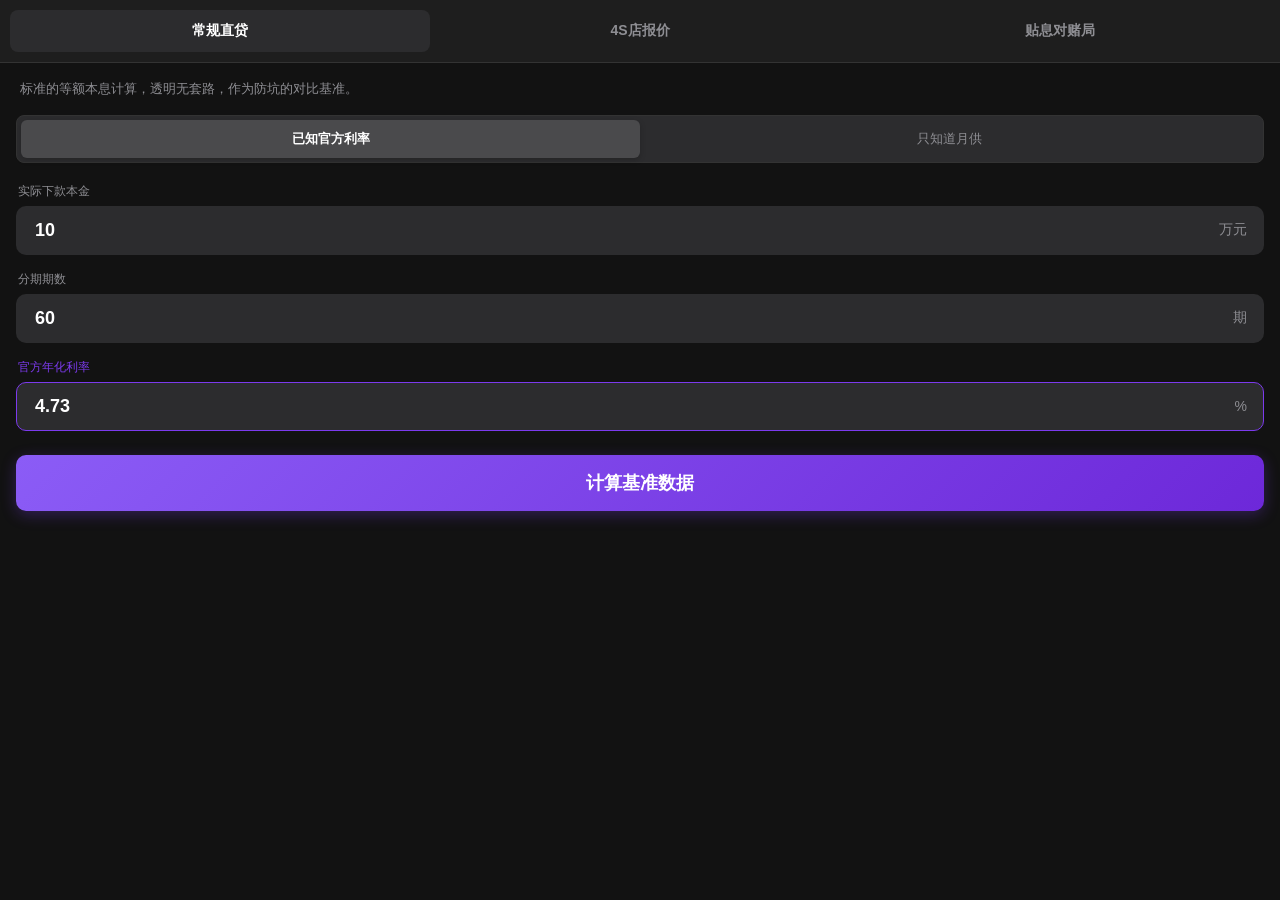
<file: productivity-apps/auto-loan-trap-detector/index.html>
<!DOCTYPE html>
<html lang="zh-CN">
<head>
    <meta charset="UTF-8">
    <meta name="viewport" content="width=device-width, initial-scale=1.0, maximum-scale=1.0, user-scalable=no, viewport-fit=cover">
    <title>车贷真实利率探测器</title>
    <style>
        :root { --bg-color: #121212; --panel-bg: #1e1e1e; --input-bg: #2c2c2e; --text-main: #ffffff; --text-sub: #8e8e93; --accent: #7c3aed; --accent-hover: #6d28d9; --red: #ef4444; --green: #10b981; }
        * { box-sizing: border-box; -webkit-tap-highlight-color: transparent; }
        body { font-family: -apple-system, BlinkMacSystemFont, "Segoe UI", Roboto, sans-serif; background-color: var(--bg-color); color: var(--text-main); margin: 0; padding: 0; padding-bottom: 40px; }
        
        .tab-nav { display: flex; background-color: var(--panel-bg); padding: 10px; padding-top: max(10px, env(safe-area-inset-top)); position: sticky; top: 0; z-index: 100; border-bottom: 1px solid #333; }
        .tab-btn { flex: 1; text-align: center; padding: 12px 5px; font-size: 14px; color: var(--text-sub); font-weight: 600; border-radius: 8px; transition: 0.3s; }
        .tab-btn.active { background-color: #2c2c2e; color: var(--text-main); }

        .container { padding: 16px; }
        .tab-desc { font-size: 13px; color: var(--text-sub); margin-bottom: 16px; line-height: 1.5; padding: 0 4px; }

        .segment-control { display: flex; background-color: var(--input-bg); border-radius: 8px; padding: 4px; margin-bottom: 20px; border: 1px solid #333; }
        .segment-btn { flex: 1; text-align: center; padding: 10px 0; font-size: 13px; color: var(--text-sub); border-radius: 6px; transition: 0.2s; cursor: pointer; }
        .segment-btn.active { background-color: #4a4a4c; color: #fff; font-weight: bold; box-shadow: 0 2px 6px rgba(0,0,0,0.2); }

        .input-grid { display: grid; grid-template-columns: 1fr 1fr; gap: 16px 12px; margin-bottom: 24px; }
        .input-col { display: flex; flex-direction: column; }
        .input-col.full-width { grid-column: span 2; }
        .field-label { font-size: 12px; color: var(--text-sub); margin-bottom: 6px; padding-left: 2px; font-weight: 500; }
        
        .input-group { background-color: var(--input-bg); border-radius: 10px; display: flex; align-items: center; padding: 12px 16px; border: 1px solid transparent; transition: 0.2s; }
        .input-group:focus-within { border-color: var(--accent); background-color: #222; }
        .input-group input { flex: 1; background: transparent; border: none; color: var(--text-main); font-size: 18px; font-weight: bold; outline: none; width: 100%; }
        .input-group .unit { color: var(--text-sub); font-size: 14px; margin-left: 8px; white-space: nowrap; }

        .btn-calc { width: 100%; background: linear-gradient(135deg, #8b5cf6, #6d28d9); color: white; border: none; padding: 16px; border-radius: 10px; font-size: 18px; font-weight: bold; cursor: pointer; box-shadow: 0 4px 15px rgba(124, 58, 237, 0.3); margin-bottom: 24px; }
        .btn-calc:active { transform: scale(0.98); }

        #result-section { display: none; animation: fadeIn 0.4s ease; }
        @keyframes fadeIn { from { opacity: 0; transform: translateY(10px); } to { opacity: 1; transform: translateY(0); } }
        .result-grid { display: grid; grid-template-columns: 1fr 1fr; gap: 12px; margin-bottom: 20px; }
        .res-card { background-color: var(--panel-bg); border-radius: 12px; padding: 16px; text-align: center; border: 1px solid #333; transition: all 0.3s; }
        .res-card .lbl { font-size: 12px; color: var(--text-sub); margin-bottom: 8px; }
        .res-card .val { font-size: 20px; font-weight: 800; color: var(--text-main); }
        .res-card .val-red { color: var(--red); }
        .res-card .val-green { color: var(--green); }

        .alert-box { background-color: rgba(239, 68, 68, 0.1); border: 1px solid rgba(239, 68, 68, 0.3); border-radius: 10px; padding: 14px; margin-bottom: 24px; display: none; }
        .alert-box .title { color: var(--red); font-size: 14px; font-weight: bold; margin-bottom: 6px; }
        .alert-box .desc { color: #fca5a5; font-size: 13px; line-height: 1.5; }

        .details-title { text-align: center; font-size: 16px; font-weight: 900; color: var(--text-main); margin-bottom: 16px; letter-spacing: 1px; }
        .schedule-list { display: flex; flex-direction: column; gap: 8px; }
        .schedule-item { background-color: var(--panel-bg); border-radius: 8px; padding: 12px 16px; border: 1px solid #2c2c2e; }
        .schedule-item .year { font-size: 14px; font-weight: bold; color: var(--text-main); margin-bottom: 6px; }
        .schedule-item .data-row { font-size: 12px; color: var(--text-sub); display: flex; justify-content: space-between; }
        
        .tab-content { display: none; }
        .tab-content.active { display: block; }

        /* 特殊高亮样式 */
        .profit-mode { border-color: rgba(16, 185, 129, 0.5) !important; background-color: rgba(16, 185, 129, 0.05) !important; }
        .profit-text { color: var(--green) !important; font-weight: bold; }
    </style>
</head>
<body>

<div class="tab-nav">
    <div class="tab-btn active" onclick="switchTab(1)">常规直贷</div>
    <div class="tab-btn" onclick="switchTab(2)">4S店报价</div>
    <div class="tab-btn" onclick="switchTab(3)">贴息对赌局</div>
</div>

<div class="container">
    
    <div id="tab1" class="tab-content active">
        <div class="tab-desc">标准的等额本息计算，透明无套路，作为防坑的对比基准。</div>
        
        <div class="segment-control">
            <div class="segment-btn active" id="t1_btn_rate" onclick="setMode('t1', 'rate')">已知官方利率</div>
            <div class="segment-btn" id="t1_btn_pmt" onclick="setMode('t1', 'pmt')">只知道月供</div>
        </div>

        <div class="input-grid">
            <div class="input-col full-width">
                <div class="field-label">实际下款本金</div>
                <div class="input-group"><input type="number" id="t1_p" value="10"><span class="unit">万元</span></div>
            </div>
            <div class="input-col full-width">
                <div class="field-label">分期期数</div>
                <div class="input-group"><input type="number" id="t1_n" value="60"><span class="unit">期</span></div>
            </div>
            
            <div class="input-col full-width" id="t1_row_rate">
                <div class="field-label" style="color:var(--accent);">官方年化利率</div>
                <div class="input-group" style="border-color:var(--accent);"><input type="number" id="t1_r" value="4.73"><span class="unit">%</span></div>
            </div>
            <div class="input-col full-width" id="t1_row_pmt" style="display:none;">
                <div class="field-label" style="color:var(--accent);">每月还多少钱</div>
                <div class="input-group" style="border-color:var(--accent);"><input type="number" id="t1_pmt" value="1875"><span class="unit">元</span></div>
            </div>
        </div>
        <button class="btn-calc" onclick="calcTab1()">计算基准数据</button>
    </div>

    <div id="tab2" class="tab-content">
        <div class="tab-desc">销售通常用极低的“单利费率”或只报“月供”来忽悠。一键扒下真实利息。</div>
        
        <div class="segment-control">
            <div class="segment-btn active" id="t2_btn_rate" onclick="setMode('t2', 'rate')">销售报了低费率</div>
            <div class="segment-btn" id="t2_btn_pmt" onclick="setMode('t2', 'pmt')">销售死活不说，只报月供</div>
        </div>

        <div class="input-grid">
            <div class="input-col full-width">
                <div class="field-label">车贷本金</div>
                <div class="input-group"><input type="number" id="t2_p" value="10"><span class="unit">万元</span></div>
            </div>
            <div class="input-col full-width">
                <div class="field-label">分期期数</div>
                <div class="input-group"><input type="number" id="t2_n" value="60"><span class="unit">期</span></div>
            </div>
            
            <div class="input-col full-width" id="t2_row_rate">
                <div class="field-label" style="color:var(--accent);">销售吹嘘的费率(单利)</div>
                <div class="input-group" style="border-color:var(--accent);"><input type="number" id="t2_r" value="2.5"><span class="unit">%</span></div>
            </div>
            <div class="input-col full-width" id="t2_row_pmt" style="display:none;">
                <div class="field-label" style="color:var(--accent);">销售要求的【月供】</div>
                <div class="input-group" style="border-color:var(--accent);"><input type="number" id="t2_pmt" value="1875"><span class="unit">元</span></div>
            </div>
        </div>
        <button class="btn-calc" onclick="calcTab2()">一键扒皮</button>
    </div>

    <div id="tab3" class="tab-content">
        <div class="tab-desc">针对“首付返贴息、满X期提前还款”套路。无论销售给的是利息还是月供，都能一键破解：</div>
        
        <div class="segment-control">
            <div class="segment-btn active" id="t3_btn_rate" onclick="setMode('t3', 'rate')">用假利息智能推演</div>
            <div class="segment-btn" id="t3_btn_pmt" onclick="setMode('t3', 'pmt')">直接输入单子真实月供</div>
        </div>

        <div class="input-grid">
            <div class="input-col full-width">
                <div class="field-label">1. 你一共要借多少钱？</div>
                <div class="input-group"><input type="number" id="t3_p" value="20"><span class="unit">万元</span></div>
            </div>
            <div class="input-col full-width">
                <div class="field-label">2. 合同总共分几期？</div>
                <div class="input-group"><input type="number" id="t3_n" value="60"><span class="unit">期</span></div>
            </div>
            
            <div class="input-col full-width" id="t3_row_rate">
                <div class="field-label" style="color:var(--accent);">销售报的假年息 <span style="font-weight:normal; color:#888;">(AI将自动算出月供和尾款)</span></div>
                <div class="input-group" style="border-color:var(--accent);"><input type="number" id="t3_r" value="2.4"><span class="unit">%</span></div>
            </div>
            
            <div class="input-col" id="t3_row_pmt1" style="display:none;">
                <div class="field-label" style="color:var(--red);">单子上的实际月供</div>
                <div class="input-group" style="border-color:var(--red);"><input type="number" id="t3_pmt" value="3733"><span class="unit">元</span></div>
            </div>
            <div class="input-col" id="t3_row_pmt2" style="display:none;">
                <div class="field-label" style="color:var(--red);">届时需结清尾款</div>
                <div class="input-group" style="border-color:var(--red);"><input type="number" id="t3_bal" value="120000"><span class="unit">元</span></div>
            </div>

            <div class="input-col">
                <div class="field-label">3. 答应返你多少贴息？</div>
                <div class="input-group"><input type="number" id="t3_cash" value="15000"><span class="unit">元</span></div>
            </div>
            <div class="input-col">
                <div class="field-label">约定第几期免违约金？</div>
                <div class="input-group"><input type="number" id="t3_early" value="24"><span class="unit">期</span></div>
            </div>
        </div>
        <button class="btn-calc" onclick="calcTab3()">推演对赌底牌</button>
    </div>

    <div id="result-section">
        <div class="result-grid">
            <div class="res-card" id="card_box1"><div class="lbl" id="lbl_box1" style="transition: color 0.3s;">总利息</div><div class="val" id="val_box1" style="transition: color 0.3s;">--元</div></div>
            <div class="res-card"><div class="lbl" id="lbl_box2">总还款</div><div class="val" id="val_box2">--元</div></div>
            <div class="res-card"><div class="lbl" id="lbl_box3">每月月供</div><div class="val" id="val_box3">--元</div></div>
            <div class="res-card"><div class="lbl" id="lbl_box4">真实年化(IRR)</div><div class="val val-red" id="val_box4" style="transition: color 0.3s;">--%</div></div>
        </div>
        
        <div class="alert-box" id="risk_alert">
            <div class="title" id="risk_title">⚠️ 流动性危机预警</div>
            <div class="desc" id="risk_desc"></div>
        </div>

        <div class="details-title">年度还款明细</div>
        <div class="schedule-list" id="schedule_list"></div>
    </div>
</div>

<script>
    const modes = { t1: 'rate', t2: 'rate', t3: 'rate' };

    function switchTab(idx) {
        document.querySelectorAll('.tab-btn').forEach((btn, i) => {
            btn.className = i + 1 === idx ? 'tab-btn active' : 'tab-btn';
        });
        document.querySelectorAll('.tab-content').forEach((content, i) => {
            content.className = i + 1 === idx ? 'tab-content active' : 'tab-content';
        });
        document.getElementById('result-section').style.display = 'none';
    }

    function setMode(tab, mode) {
        modes[tab] = mode;
        document.getElementById(`${tab}_btn_rate`).className = mode === 'rate' ? 'segment-btn active' : 'segment-btn';
        document.getElementById(`${tab}_btn_pmt`).className = mode === 'pmt' ? 'segment-btn active' : 'segment-btn';
        
        document.getElementById(`${tab}_row_rate`).style.display = mode === 'rate' ? 'flex' : 'none';
        
        if (tab === 't3') {
            document.getElementById(`t3_row_pmt1`).style.display = mode === 'pmt' ? 'flex' : 'none';
            document.getElementById(`t3_row_pmt2`).style.display = mode === 'pmt' ? 'flex' : 'none';
        } else {
            document.getElementById(`${tab}_row_pmt`).style.display = mode === 'pmt' ? 'flex' : 'none';
        }
        document.getElementById('result-section').style.display = 'none';
    }

    function fmt(num) { return Math.round(num).toLocaleString('zh-CN'); }

    function computeIRR(cashflows) {
        let rate = 0.01;
        for (let i = 0; i < 100; i++) {
            let npv = 0; let npvDeriv = 0;
            for (let j = 0; j < cashflows.length; j++) {
                npv += cashflows[j] / Math.pow(1 + rate, j);
                npvDeriv -= j * cashflows[j] / Math.pow(1 + rate, j + 1);
            }
            if (Math.abs(npvDeriv) < 1e-7) break; 
            let newRate = rate - npv / npvDeriv;
            if (Math.abs(newRate - rate) < 1e-7) return Math.max(0, newRate * 12 * 100);
            rate = newRate;
        }
        return Math.max(0, rate * 12 * 100);
    }

    function renderGrid(v1, v2, v3, v4, l1="总利息", l2="总还款", l3="每月月供", l4="真实年化(IRR)", isProfit=false) {
        const card1 = document.getElementById('card_box1');
        const lbl1 = document.getElementById('lbl_box1');
        const val1 = document.getElementById('val_box1');
        const box4 = document.getElementById('val_box4');

        // 处理赚钱模式的UI突变
        if (isProfit) {
            card1.classList.add('profit-mode');
            lbl1.classList.add('profit-text');
            val1.classList.add('profit-text');
            box4.style.color = "var(--green)";
        } else {
            card1.classList.remove('profit-mode');
            lbl1.classList.remove('profit-text');
            val1.classList.remove('profit-text');
            box4.style.color = "var(--red)";
        }

        lbl1.innerText = l1; val1.innerText = v1;
        document.getElementById('lbl_box2').innerText = l2; document.getElementById('val_box2').innerText = v2;
        document.getElementById('lbl_box3').innerText = l3; document.getElementById('val_box3').innerText = v3;
        
        document.getElementById('lbl_box4').innerText = l4;
        box4.innerText = v4;
        
        document.getElementById('risk_alert').style.display = 'none';
        document.getElementById('result-section').style.display = 'block';
    }

    function renderSchedule(totalMonths, pmt, totalInterest, totalPrincipal) {
        let html = '';
        let years = Math.ceil(totalMonths / 12);
        let intPerYear = totalInterest / years;
        let prinPerYear = totalPrincipal / years;

        for(let i = 0; i < years; i++) {
            let displayMonths = (i === years - 1 && totalMonths % 12 !== 0) ? (totalMonths % 12) : 12;
            html += `
            <div class="schedule-item">
                <div class="year">第 ${i + 1} 年 (含${displayMonths}期)</div>
                <div class="data-row">
                    <span>利息: ${fmt(intPerYear/(12/displayMonths))}元</span>
                    <span>本金: ${fmt(prinPerYear/(12/displayMonths))}元</span>
                    <span>还款: ${fmt(pmt * displayMonths)}元</span>
                </div>
            </div>`;
        }
        document.getElementById('schedule_list').innerHTML = html;
    }

    function validateSanity(p, n, pmt) {
        if (pmt * n < p) { alert("⚠️ 输入的数据不合理！总还款额甚至少于借款本金，请检查月供或期数是否填错。"); return false; }
        return true;
    }

    function calcTab1() {
        let p = parseFloat(document.getElementById('t1_p').value) * 10000;
        let n = parseInt(document.getElementById('t1_n').value);
        let pmt, r, interest, total;

        if (modes.t1 === 'rate') {
            r = parseFloat(document.getElementById('t1_r').value) / 100 / 12;
            pmt = p * (r * Math.pow(1 + r, n)) / (Math.pow(1 + r, n) - 1);
        } else {
            pmt = parseFloat(document.getElementById('t1_pmt').value);
            if (!validateSanity(p, n, pmt)) return;
            let cf = [p]; for(let i=0; i<n; i++) cf.push(-pmt);
            r = computeIRR(cf) / 100 / 12;
        }

        total = pmt * n;
        interest = total - p;

        renderGrid(fmt(interest)+'元', fmt(total)+'元', fmt(pmt)+'元', (r*12*100).toFixed(2)+'%', "总利息", "总还款", "每月月供", "真实年化(IRR)");
        document.getElementById('val_box4').style.color = "var(--green)"; // Tab1 特殊绿色
        renderSchedule(n, pmt, interest, p);
    }

    function calcTab2() {
        let p = parseFloat(document.getElementById('t2_p').value) * 10000;
        let n = parseInt(document.getElementById('t2_n').value);
        let pmt, interest, total, irr;

        if (modes.t2 === 'rate') {
            let rate = parseFloat(document.getElementById('t2_r').value) / 100;
            interest = p * rate * (n / 12);
            total = p + interest;
            pmt = total / n;
        } else {
            pmt = parseFloat(document.getElementById('t2_pmt').value);
            if (!validateSanity(p, n, pmt)) return;
            total = pmt * n;
            interest = total - p;
        }
        
        let cf = [p];
        for(let i=0; i<n; i++) cf.push(-pmt);
        irr = computeIRR(cf);

        renderGrid(fmt(interest)+'元', fmt(total)+'元', fmt(pmt)+'元', irr.toFixed(2)+'%');
        renderSchedule(n, pmt, interest, p);
    }

    function calcTab3() {
        let p = parseFloat(document.getElementById('t3_p').value) * 10000;
        let n = parseInt(document.getElementById('t3_n').value);
        let cash = parseFloat(document.getElementById('t3_cash').value);
        let earlyMonth = parseInt(document.getElementById('t3_early').value);
        let pmt, balloon;

        if (modes.t3 === 'rate') {
            let rate = parseFloat(document.getElementById('t3_r').value) / 100;
            pmt = (p / n) + (p * rate / 12);
            balloon = p - ((p / n) * earlyMonth);
        } else {
            pmt = parseFloat(document.getElementById('t3_pmt').value);
            balloon = parseFloat(document.getElementById('t3_bal').value);
            if (!validateSanity(p, earlyMonth, pmt + (balloon/earlyMonth))) return;
        }

        let actual_p = p + cash;
        
        let cf_bad = [actual_p];
        for(let i=0; i<n; i++) cf_bad.push(-pmt);
        let irr_bad = computeIRR(cf_bad);
        let cost_bad = (pmt * n) - actual_p;

        let cf_good = [actual_p];
        for(let i=1; i<earlyMonth; i++) cf_good.push(-pmt);
        cf_good.push(-(pmt + balloon));
        let cost_good = (pmt * earlyMonth) + balloon - actual_p;

        let isProfit = cost_good < 0;
        let diff = cost_bad - cost_good;

        renderGrid(
            fmt(Math.abs(cost_good))+'元', 
            fmt(cost_bad)+'元', 
            fmt(pmt)+'元', 
            isProfit ? "0% (薅羊毛)" : irr_bad.toFixed(2)+'%',
            isProfit ? "不仅免息·还倒赚" : "顺利脱身净利息", 
            "逾期被套总利息", 
            "每月月供", 
            isProfit ? "对赌成功(IRR)" : "逾期暴涨(IRR)",
            isProfit
        );
        
        let alert = document.getElementById('risk_alert');
        alert.style.display = 'block';
        
        if (isProfit) {
            document.getElementById('risk_title').innerText = "💡 对赌局底牌揭秘";
            document.getElementById('risk_title').style.color = "var(--green)";
            alert.style.backgroundColor = "rgba(16, 185, 129, 0.1)";
            alert.style.borderColor = "rgba(16, 185, 129, 0.3)";
            document.getElementById('risk_desc').innerHTML = `算账发现：贴息 ${fmt(cash)}元 大于您两年的利息，**若准时结清尾款，您将倒赚 ${fmt(Math.abs(cost_good))}元**。<br><br><span style="color:#fca5a5;">⚠️ 庄家的反噬：若资金断裂拿不出 ${fmt(balloon)}元 尾款，您将被迫还满 ${n} 期，此时高昂利息将反噬补贴，您将比现在额外惨亏 <strong>${fmt(diff)}</strong> 元！</span>`;
            document.getElementById('risk_desc').style.color = "var(--text-main)";
        } else {
            document.getElementById('risk_title').innerText = "⚠️ 流动性危机预警";
            document.getElementById('risk_title').style.color = "var(--red)";
            alert.style.backgroundColor = "rgba(239, 68, 68, 0.1)";
            alert.style.borderColor = "rgba(239, 68, 68, 0.3)";
            document.getElementById('risk_desc').innerHTML = `底牌揭秘：第 ${earlyMonth} 期需一次性结清 <strong style="color:white">${fmt(balloon)}</strong> 元尾款。<br>若资金断裂只能还满 ${n} 期，扣除返现后，你将额外惨亏 <strong style="color:white">${fmt(diff)}</strong> 元利息！`;
            document.getElementById('risk_desc').style.color = "#fca5a5";
        }

        let html = '';
        let years = Math.ceil(n / 12);
        let mockPrinPerYear = (p / (n/12));
        let mockIntPerYear = (pmt * 12) - mockPrinPerYear;

        for(let i = 0; i < years; i++) {
            let startMonth = i * 12 + 1;
            let endMonth = Math.min((i + 1) * 12, n);
            let displayMonths = endMonth - startMonth + 1;
            
            let containsBalloon = (earlyMonth >= startMonth && earlyMonth <= endMonth);
            let highlight = (startMonth > earlyMonth) ? 'style="border-color:#ef4444; background-color:rgba(239,68,68,0.05);"' : '';
            let note = containsBalloon ? `<div style="color:#ef4444; font-size:12px; margin-top:6px; font-weight:bold;">👆本年第 ${earlyMonth} 期需一次性结清尾款: ${fmt(balloon)}元</div>` : '';
            
            html += `
            <div class="schedule-item" ${highlight}>
                <div class="year">第 ${i + 1} 年 (含${displayMonths}期) ${startMonth > earlyMonth ? '<span style="color:#ef4444; font-size:12px;">(逾期被套牢)</span>' : ''}</div>
                <div class="data-row">
                    <span>利息: ${fmt(mockIntPerYear/(12/displayMonths))}元</span>
                    <span>本金: ${fmt(mockPrinPerYear/(12/displayMonths))}元</span>
                    <span>还款: ${fmt(pmt*displayMonths)}元</span>
                </div>
                ${note}
            </div>`;
        }
        document.getElementById('schedule_list').innerHTML = html;
    }

    window.onload = () => { switchTab(1); }
</script>
</body>
</html>
</file>
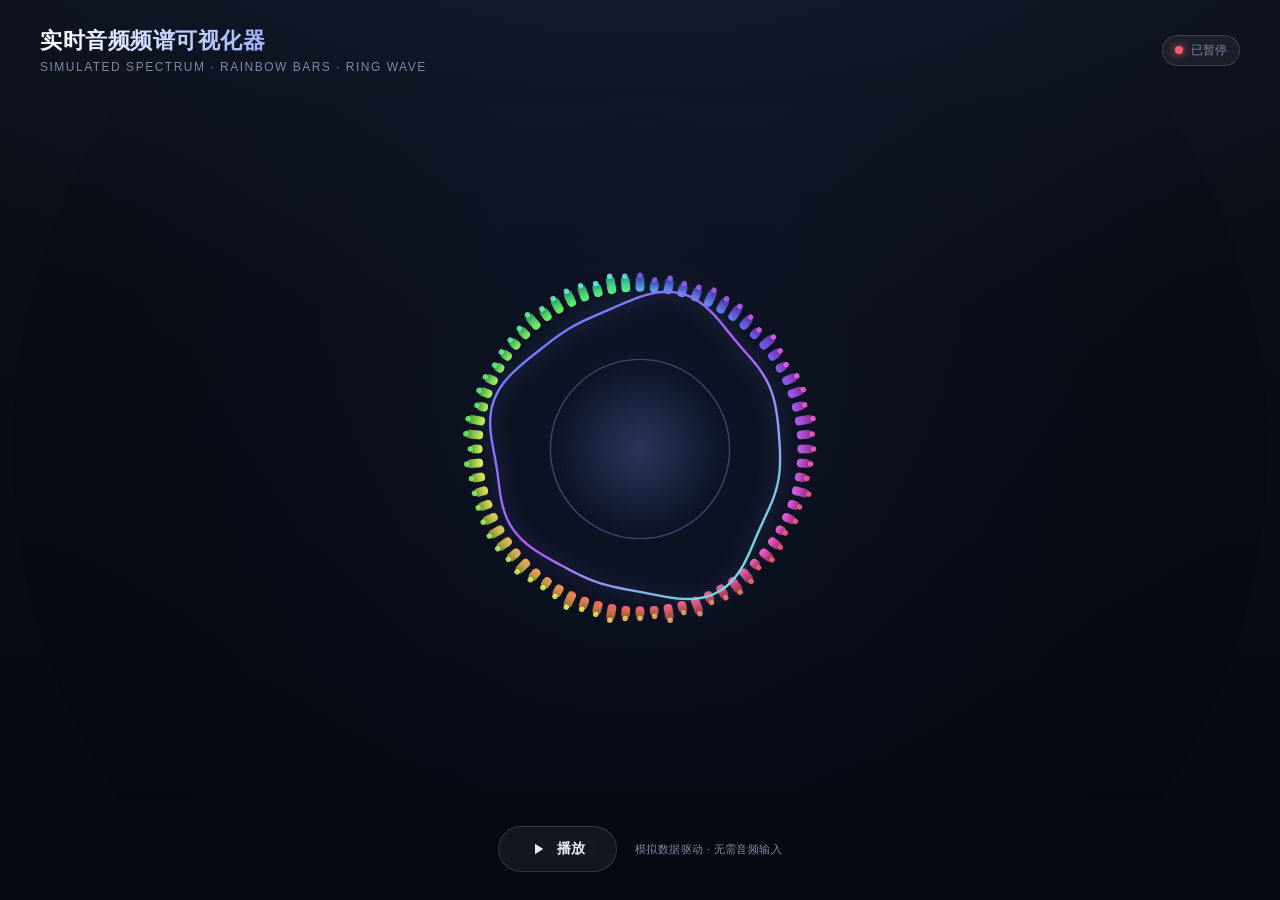
<file: system-automations/audio-spectrum-visualizer/index.html>
<!DOCTYPE html>
<html lang="zh-CN">
<head>
<meta charset="UTF-8" />
<meta name="viewport" content="width=device-width, initial-scale=1.0, viewport-fit=cover" />
<title>实时音频频谱可视化器</title>
<style>
  :root {
    --bg-0: #06080f;
    --bg-1: #0c1018;
    --bg-glow: rgba(80, 120, 255, 0.10);
    --text: #e6ecff;
    --text-dim: #7e88a8;
    --accent: #5b8cff;
    --accent-2: #b65bff;
    --btn-bg: rgba(255, 255, 255, 0.06);
    --btn-border: rgba(255, 255, 255, 0.14);
  }

  * { box-sizing: border-box; margin: 0; padding: 0; }

  html, body {
    height: 100%;
    background: var(--bg-0);
    color: var(--text);
    font-family: -apple-system, BlinkMacSystemFont, "Segoe UI", "PingFang SC",
      "Hiragino Sans GB", "Microsoft YaHei", sans-serif;
    overflow: hidden;
    -webkit-font-smoothing: antialiased;
  }

  #app {
    position: relative;
    width: 100%;
    height: 100%;
    display: flex;
    flex-direction: column;
    background:
      radial-gradient(120% 80% at 50% -10%, var(--bg-glow), transparent 60%),
      linear-gradient(180deg, var(--bg-1) 0%, var(--bg-0) 100%);
  }

  header {
    flex: 0 0 auto;
    display: flex;
    align-items: center;
    justify-content: space-between;
    gap: 16px;
    padding: clamp(14px, 3vw, 26px) clamp(16px, 4vw, 40px);
    z-index: 2;
  }

  .title {
    display: flex;
    flex-direction: column;
    gap: 4px;
    min-width: 0;
  }
  .title h1 {
    font-size: clamp(15px, 2.6vw, 22px);
    font-weight: 650;
    letter-spacing: 0.5px;
    white-space: nowrap;
    overflow: hidden;
    text-overflow: ellipsis;
    background: linear-gradient(90deg, #fff, #9db4ff 60%, #c79bff);
    -webkit-background-clip: text;
    background-clip: text;
    color: transparent;
  }
  .title .sub {
    font-size: clamp(10px, 1.8vw, 12px);
    color: var(--text-dim);
    letter-spacing: 1.5px;
    text-transform: uppercase;
  }

  .status {
    display: flex;
    align-items: center;
    gap: 8px;
    font-size: 12px;
    color: var(--text-dim);
    padding: 6px 12px;
    border: 1px solid var(--btn-border);
    border-radius: 999px;
    background: var(--btn-bg);
    white-space: nowrap;
  }
  .status .dot {
    width: 8px; height: 8px;
    border-radius: 50%;
    background: #ff5b6e;
    box-shadow: 0 0 8px #ff5b6e;
    transition: background .3s, box-shadow .3s;
  }
  .status.playing .dot {
    background: #46e6a0;
    box-shadow: 0 0 10px #46e6a0;
  }

  main {
    position: relative;
    flex: 1 1 auto;
    min-height: 0;
  }
  canvas {
    position: absolute;
    inset: 0;
    width: 100%;
    height: 100%;
    display: block;
  }

  footer {
    flex: 0 0 auto;
    display: flex;
    align-items: center;
    justify-content: center;
    gap: 18px;
    padding: clamp(14px, 3vw, 28px);
    z-index: 2;
  }

  button.ctrl {
    appearance: none;
    border: 1px solid var(--btn-border);
    background: var(--btn-bg);
    color: var(--text);
    cursor: pointer;
    display: inline-flex;
    align-items: center;
    gap: 10px;
    font-size: 14px;
    font-weight: 600;
    letter-spacing: 0.5px;
    padding: 13px 30px;
    border-radius: 999px;
    backdrop-filter: blur(8px);
    transition: transform .15s ease, background .2s, border-color .2s, box-shadow .2s;
    -webkit-tap-highlight-color: transparent;
  }
  button.ctrl:hover {
    background: rgba(255,255,255,0.10);
    border-color: rgba(255,255,255,0.28);
    box-shadow: 0 6px 26px rgba(91,140,255,0.25);
  }
  button.ctrl:active { transform: scale(0.96); }
  button.ctrl .ico {
    display: inline-grid;
    place-items: center;
    width: 18px; height: 18px;
  }
  button.ctrl svg { width: 18px; height: 18px; fill: currentColor; }

  .hint {
    font-size: 11px;
    color: var(--text-dim);
    letter-spacing: 0.4px;
  }

  @media (max-width: 520px) {
    .title .sub { display: none; }
    button.ctrl { padding: 12px 24px; }
  }
</style>
</head>
<body>
<div id="app">
  <header>
    <div class="title">
      <h1>实时音频频谱可视化器</h1>
      <span class="sub">Simulated Spectrum · Rainbow Bars · Ring Wave</span>
    </div>
    <div class="status" id="status">
      <span class="dot"></span>
      <span id="statusText">已暂停</span>
    </div>
  </header>

  <main>
    <canvas id="viz"></canvas>
  </main>

  <footer>
    <button class="ctrl" id="playBtn" aria-label="播放或暂停">
      <span class="ico" id="playIco">
        <svg viewBox="0 0 24 24" id="icoPlay"><path d="M8 5v14l11-7z"/></svg>
        <svg viewBox="0 0 24 24" id="icoPause" style="display:none"><path d="M6 5h4v14H6zM14 5h4v14h-4z"/></svg>
      </span>
      <span id="playLabel">播放</span>
    </button>
    <span class="hint">模拟数据驱动 · 无需音频输入</span>
  </footer>
</div>

<script>
(function () {
  "use strict";

  const canvas = document.getElementById("viz");
  const ctx = canvas.getContext("2d");
  const playBtn = document.getElementById("playBtn");
  const playLabel = document.getElementById("playLabel");
  const icoPlay = document.getElementById("icoPlay");
  const icoPause = document.getElementById("icoPause");
  const statusEl = document.getElementById("status");
  const statusText = document.getElementById("statusText");

  const BARS = 72;          // 频谱柱条数量（>= 60）
  const HISTORY = 6;        // 平滑过渡的历史帧数

  let W = 0, H = 0, DPR = 1;
  let playing = false;
  let rafId = null;
  let t = 0;                // 时间累加器

  // 每根柱子的平滑值（0~1）
  const levels = new Float32Array(BARS);
  // 环形波形半径的平滑偏移
  const ringOffsets = new Float32Array(180);

  // ---------- 尺寸 / 高 DPI 适配 ----------
  function resize() {
    const rect = canvas.getBoundingClientRect();
    DPR = Math.min(window.devicePixelRatio || 1, 2);
    W = Math.max(1, Math.floor(rect.width));
    H = Math.max(1, Math.floor(rect.height));
    canvas.width = Math.floor(W * DPR);
    canvas.height = Math.floor(H * DPR);
    ctx.setTransform(DPR, 0, 0, DPR, 0, 0);
  }
  window.addEventListener("resize", resize);

  // ---------- 工具函数 ----------
  // HSL 彩虹色：hue 0~360，亮度随振幅变化
  function rainbowColor(hue, alpha) {
    const light = 52 + alpha * 16;
    return "hsla(" + (hue % 360) + ", 85%, " + light + "%, " + alpha + ")";
  }

  function clamp01(v) { return v < 0 ? 0 : v > 1 ? 1 : v; }

  // ---------- 模拟数据生成 ----------
  // 综合多个正弦波 + 低频包络 + 随机噪声，得到富有节奏感的频谱
  function computeTarget(i) {
    const f = i / BARS; // 0~1，低频在左、高频在右
    const beat = 0.5 + 0.5 * Math.sin(t * 0.9);              // 整体脉冲
    const lowEmph = Math.pow(1 - f, 1.3);                    // 低频更强
    const wave =
      0.55 * Math.sin(t * 2.1 + f * 9.5) +
      0.30 * Math.sin(t * 3.7 + f * 22.0) +
      0.15 * Math.sin(t * 6.3 + f * 41.0);
    let val = (0.45 + 0.55 * beat) * (0.35 + 0.65 * lowEmph) * (0.5 + 0.5 * wave);
    val += (Math.random() - 0.5) * 0.18;                     // 随机噪声
    return clamp01(val);
  }

  // ---------- 绘制 ----------
  function draw() {
    ctx.clearRect(0, 0, W, H);

    const cx = W / 2;
    const cy = H / 2;
    const baseR = Math.min(W, H) * 0.20;   // 环形基准半径
    const maxBarH = Math.min(W, H) * 0.32; // 柱条最大高度

    // === 背景中心光晕 ===
    const glow = ctx.createRadialGradient(cx, cy, 0, cx, cy, Math.max(W, H) * 0.5);
    glow.addColorStop(0, "rgba(70, 110, 255, 0.10)");
    glow.addColorStop(1, "rgba(0, 0, 0, 0)");
    ctx.fillStyle = glow;
    ctx.fillRect(0, 0, W, H);

    // === 更新 & 绘制频谱柱条（沿圆形外环分布） ===
    const ringRadius = baseR + 18; // 柱条所在圆的半径
    const barW = (2 * Math.PI * ringRadius) / BARS * 0.62;

    for (let i = 0; i < BARS; i++) {
      const target = playing ? computeTarget(i) : levels[i] * 0.94; // 暂停时缓慢回落
      // 平滑过渡（向目标插值）
      levels[i] += (target - levels[i]) * (playing ? 0.28 : 0.12);

      const v = levels[i];
      const hue = (i / BARS) * 300 + 200; // 200~500 映射成紫->蓝->青->绿->黄->红
      const h = v * maxBarH;

      // 角度：从顶部开始顺时针
      const ang = (i / BARS) * Math.PI * 2 - Math.PI / 2;
      const ox = cx + Math.cos(ang) * ringRadius;
      const oy = cy + Math.sin(ang) * ringRadius;

      // 朝向圆心的纵向矩形
      ctx.save();
      ctx.translate(ox, oy);
      ctx.rotate(ang + Math.PI / 2);

      const grad = ctx.createLinearGradient(0, 0, 0, -h);
      grad.addColorStop(0, rainbowColor(hue, 0.95));
      grad.addColorStop(1, rainbowColor(hue + 40, 0.35));
      ctx.fillStyle = grad;
      ctx.shadowColor = rainbowColor(hue, 0.8);
      ctx.shadowBlur = 12 * v;

      const w = Math.max(2, barW);
      ctx.beginPath();
      ctx.roundRect(-w / 2, -h, w, h, Math.min(w / 2, 4));
      ctx.fill();

      // 顶端高光点
      ctx.shadowBlur = 0;
      ctx.fillStyle = rainbowColor(hue + 50, 0.9);
      ctx.beginPath();
      ctx.arc(0, -h, Math.max(1.5, w * 0.32), 0, Math.PI * 2);
      ctx.fill();

      ctx.restore();
    }
    ctx.shadowBlur = 0;

    // === 中央环形波形 ===
    const N = ringOffsets.length;
    for (let i = 0; i < N; i++) {
      const f = i / N;
      const target =
        (playing ? 1 : 0.5) *
        (0.5 +
          0.5 * Math.sin(t * (playing ? 2.4 : 0.4) + f * Math.PI * 2 * 3)) *
        (0.6 + 0.4 * Math.sin(f * Math.PI * 2 * 5 + t * 1.3));
      ringOffsets[i] += (target - ringOffsets[i]) * (playing ? 0.3 : 0.1);
    }

    // 外发光环线
    ctx.save();
    ctx.beginPath();
    for (let i = 0; i <= N; i++) {
      const idx = i % N;
      const f = idx / N;
      const ang = f * Math.PI * 2 - Math.PI / 2;
      const r = baseR + ringOffsets[idx] * (Math.min(W, H) * 0.07);
      const x = cx + Math.cos(ang) * r;
      const y = cy + Math.sin(ang) * r;
      if (i === 0) ctx.moveTo(x, y);
      else ctx.lineTo(x, y);
    }
    ctx.closePath();
    ctx.lineWidth = 2.4;
    const ringGrad = ctx.createLinearGradient(cx - baseR, cy - baseR, cx + baseR, cy + baseR);
    ringGrad.addColorStop(0, "#5b8cff");
    ringGrad.addColorStop(0.5, "#b65bff");
    ringGrad.addColorStop(1, "#5bffd0");
    ctx.strokeStyle = ringGrad;
    ctx.shadowColor = "rgba(120, 140, 255, 0.6)";
    ctx.shadowBlur = 18;
    ctx.stroke();
    ctx.restore();

    // 内层细环（反向旋转呼吸）
    ctx.save();
    ctx.beginPath();
    const innerR = baseR * 0.62;
    const breathe = innerR * (1 + 0.04 * Math.sin(t * 1.6));
    ctx.arc(cx, cy, breathe, 0, Math.PI * 2);
    ctx.lineWidth = 1.4;
    ctx.strokeStyle = "rgba(150, 170, 255, 0.35)";
    ctx.stroke();
    ctx.restore();

    // 中心柔光核
    const core = ctx.createRadialGradient(cx, cy, 0, cx, cy, innerR);
    core.addColorStop(0, "rgba(140, 170, 255, 0.22)");
    core.addColorStop(1, "rgba(140, 170, 255, 0)");
    ctx.fillStyle = core;
    ctx.beginPath();
    ctx.arc(cx, cy, innerR, 0, Math.PI * 2);
    ctx.fill();
  }

  // ---------- 动画循环 ----------
  function loop() {
    t += 0.016; // ~60fps 的时间步进
    draw();
    rafId = requestAnimationFrame(loop);
  }

  function start() {
    if (playing) return;
    playing = true;
    playLabel.textContent = "暂停";
    icoPlay.style.display = "none";
    icoPause.style.display = "block";
    statusEl.classList.add("playing");
    statusText.textContent = "播放中";
  }

  function stop() {
    if (!playing) return;
    playing = false;
    playLabel.textContent = "播放";
    icoPlay.style.display = "block";
    icoPause.style.display = "none";
    statusEl.classList.remove("playing");
    statusText.textContent = "已暂停";
  }

  // 初始缓慢展示一根根柱子（装饰性静态）
  playBtn.addEventListener("click", function () {
    if (playing) stop();
    else start();
  });

  // 空格键快捷播放/暂停
  window.addEventListener("keydown", function (e) {
    if (e.code === "Space") {
      e.preventDefault();
      playBtn.click();
    }
  });

  // ---------- 启动 ----------
  resize();
  // 初始填充一点静态频谱，画面不空
  for (let i = 0; i < BARS; i++) levels[i] = 0.06 + 0.05 * Math.random();
  loop();
})();
</script>
</body>
</html>
</file>
